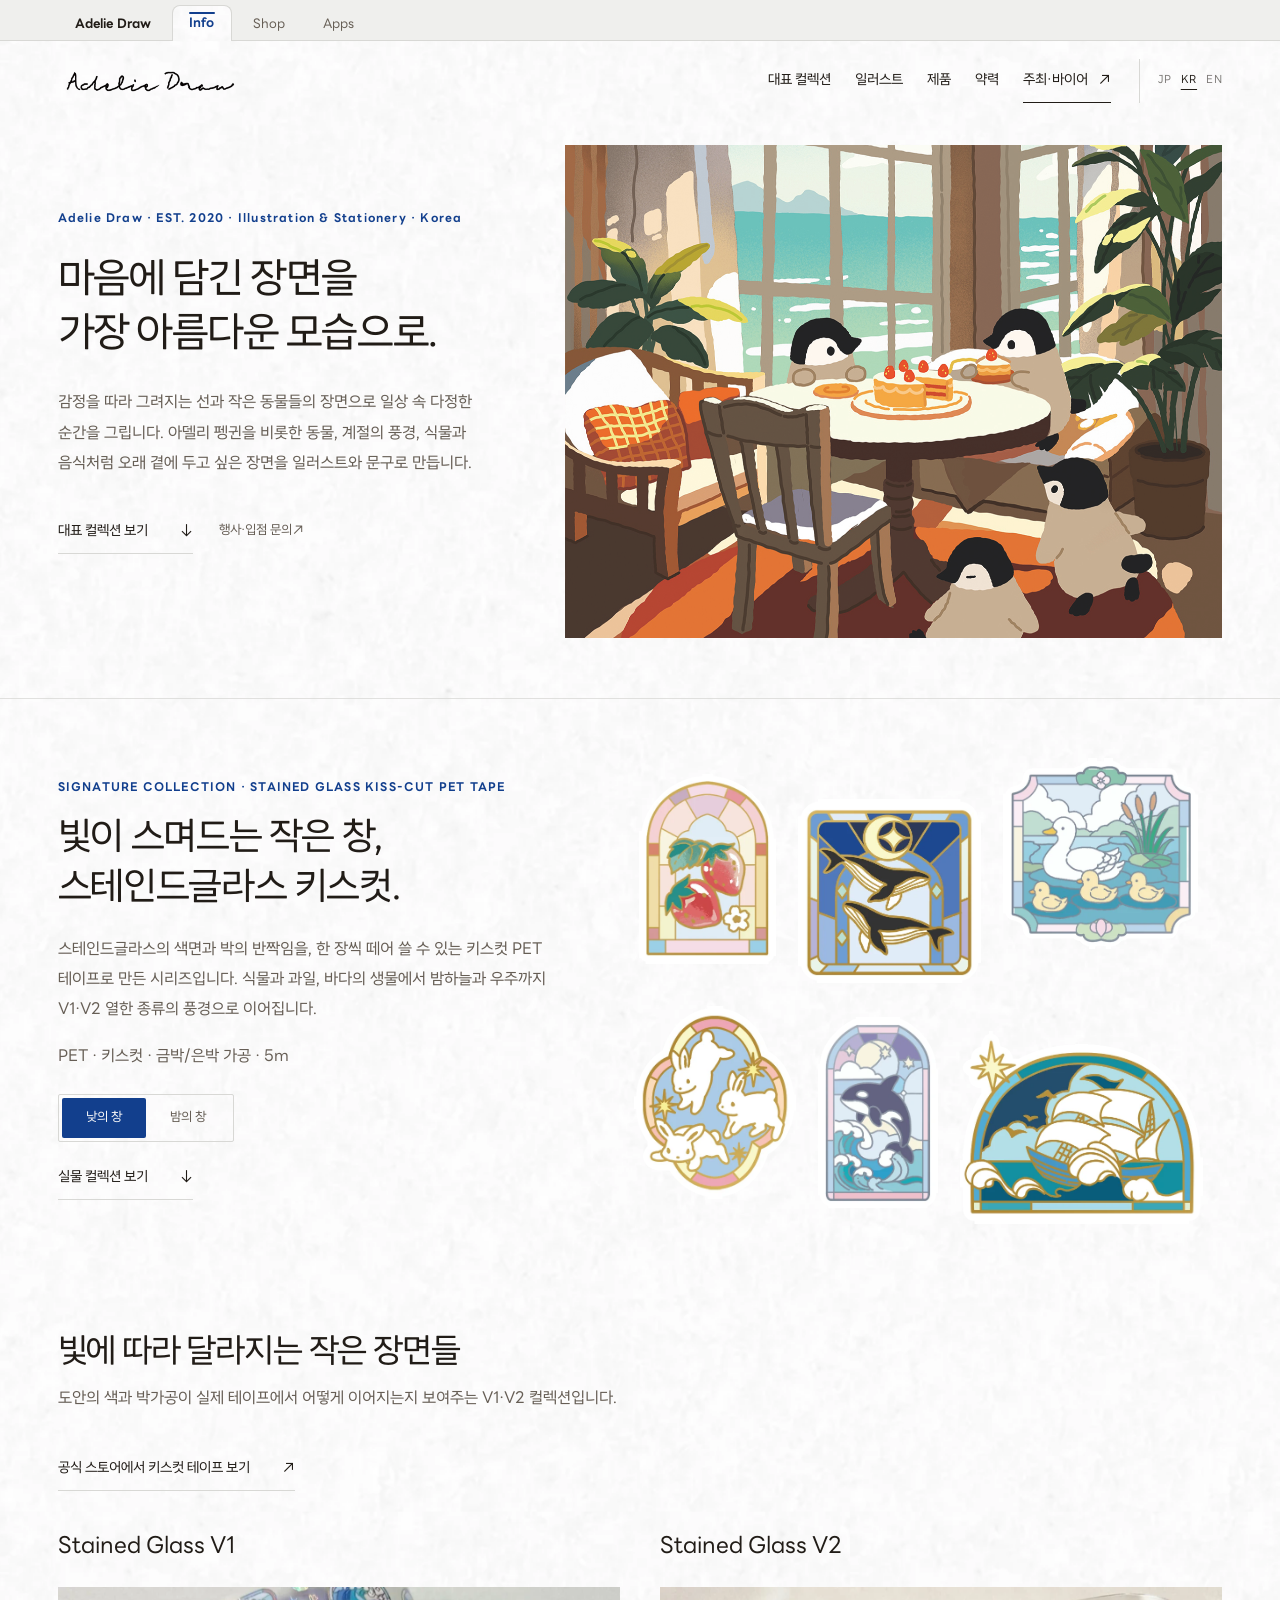
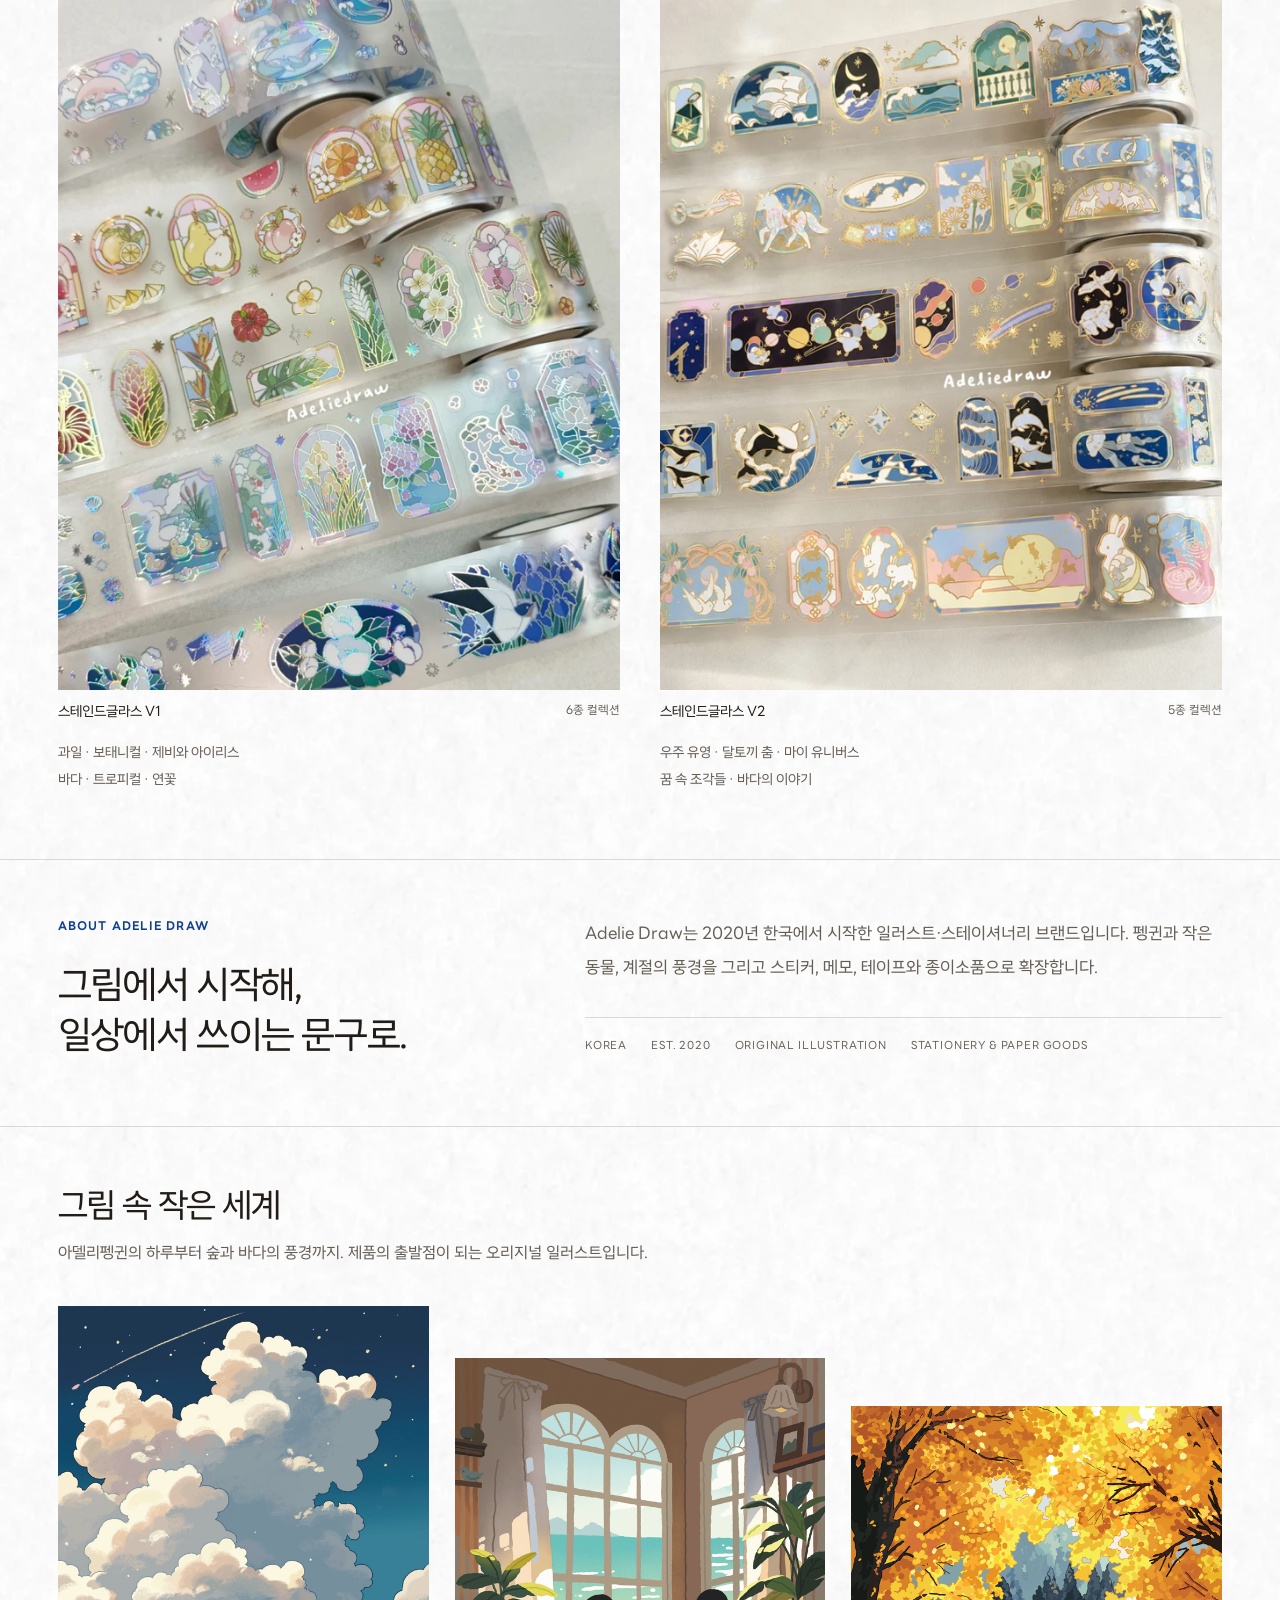
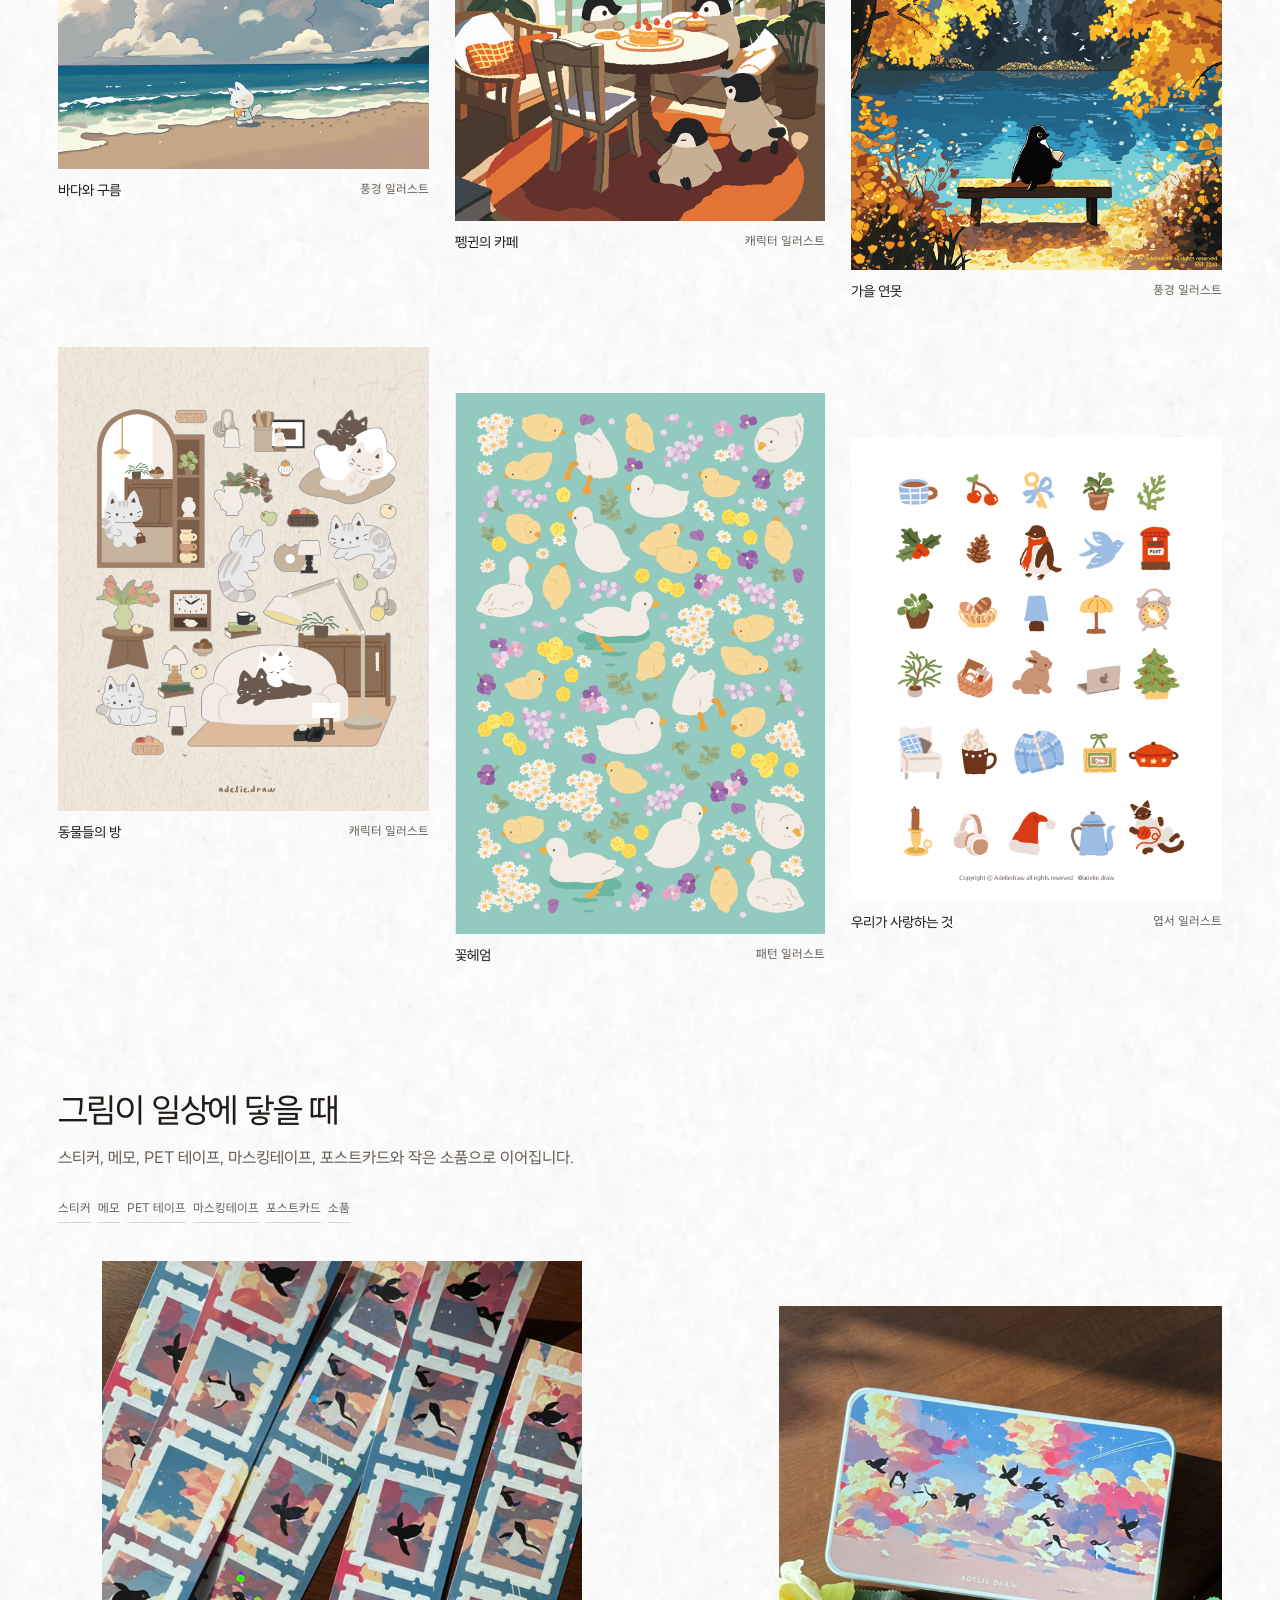
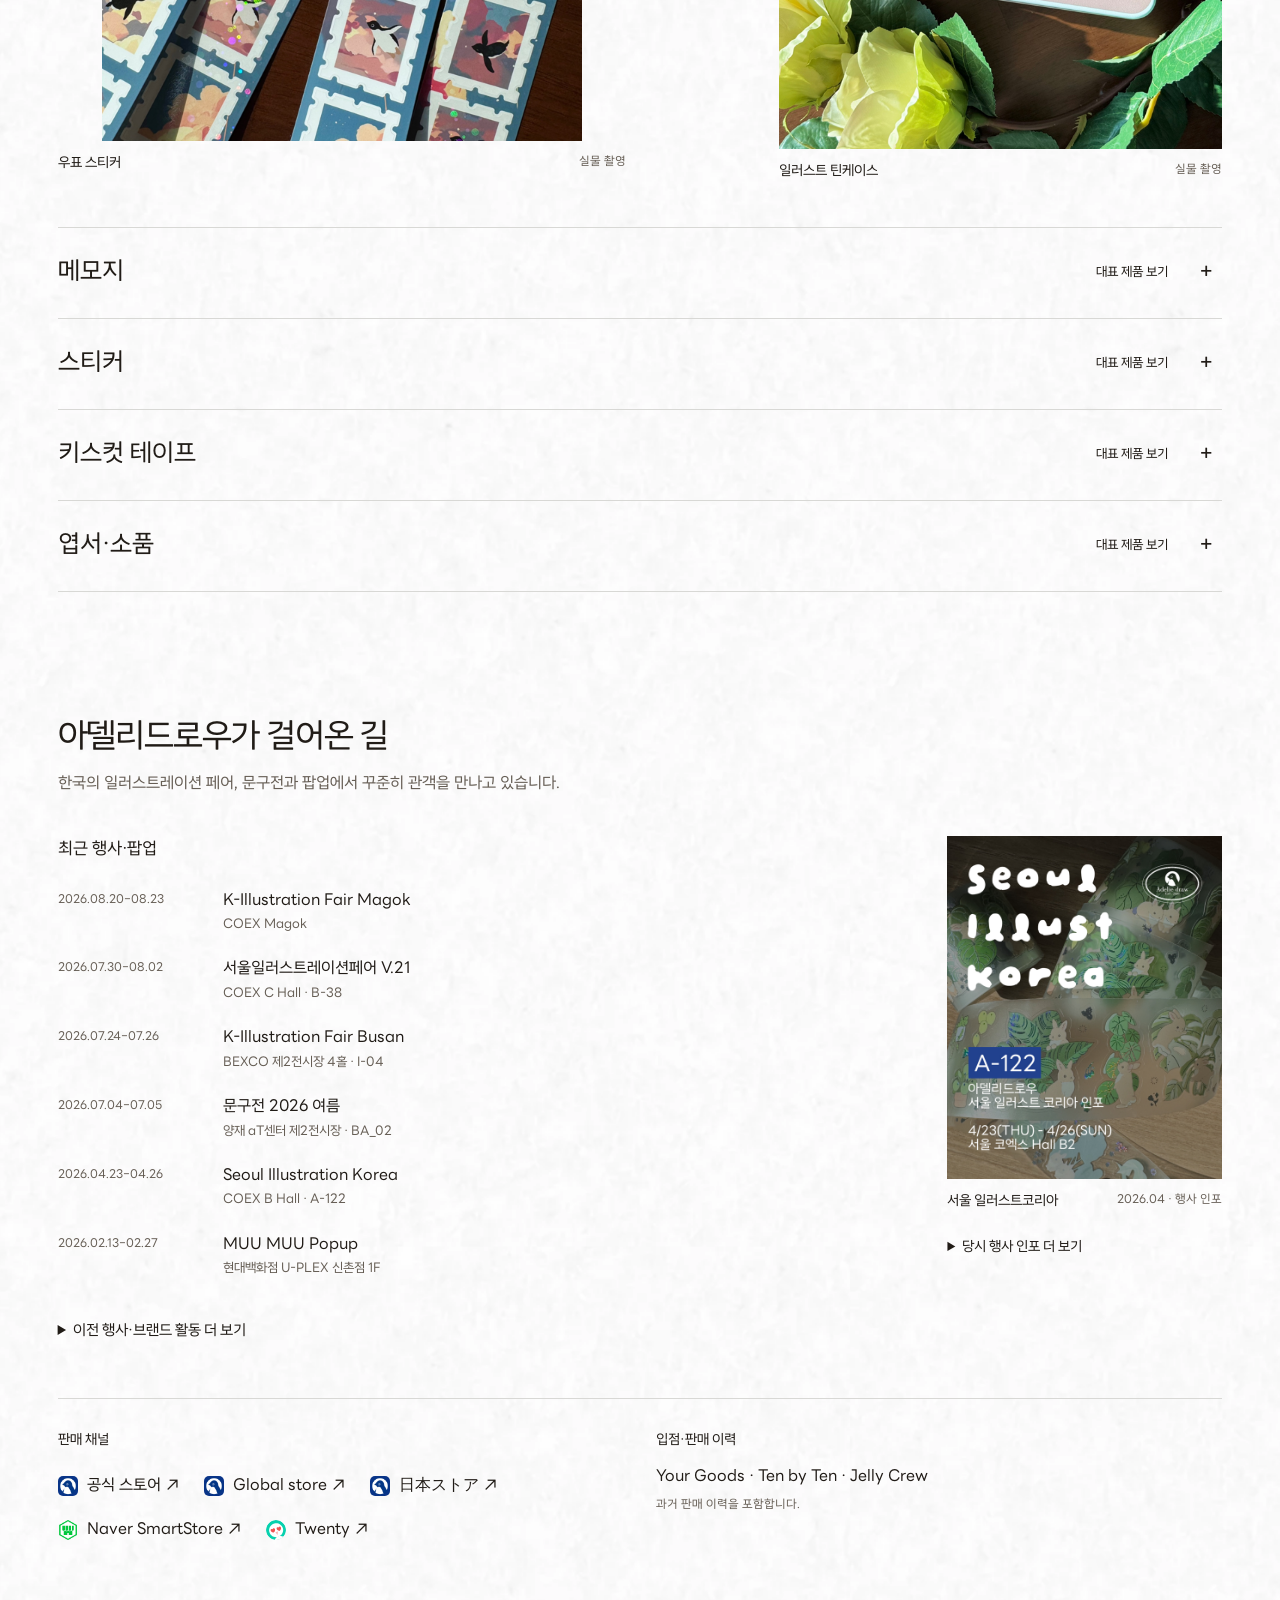
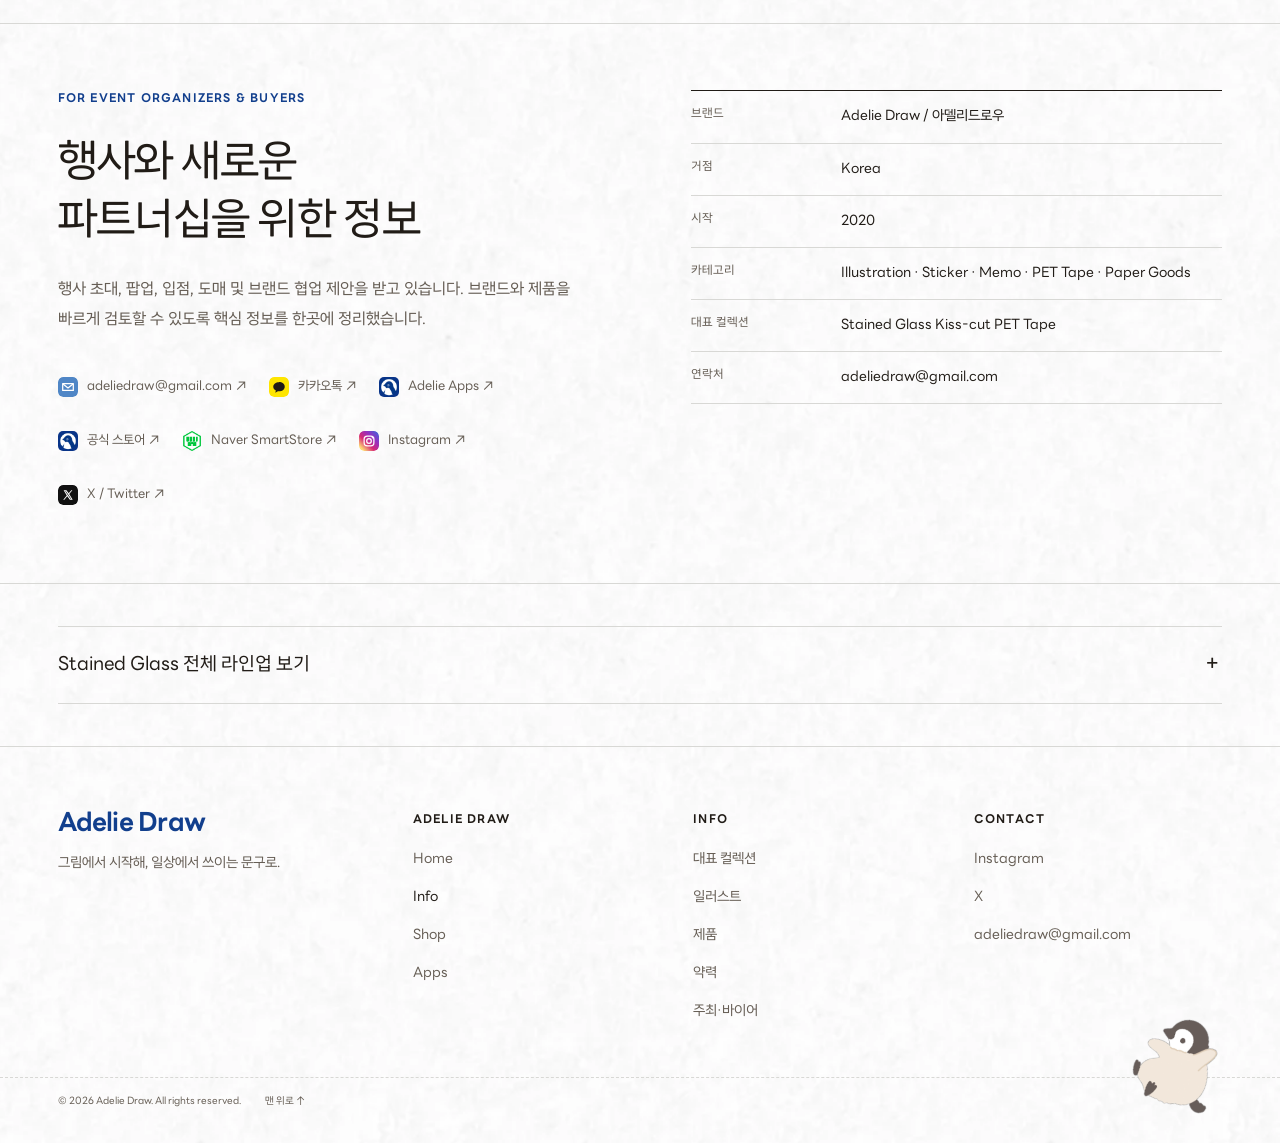
<file: public/index.html>
<!doctype html>
<html lang="ko"><head><meta charset="utf-8"><meta name="viewport" content="width=device-width, initial-scale=1">
<title>아델리드로우 | Illustration &amp; Stationery Portfolio</title>
<meta name="description" content="펭귄과 작은 동물들, 계절의 풍경을 그리는 한국의 일러스트·문구 브랜드 아델리드로우. 대표 컬렉션과 제품, 행사 이력을 소개합니다.">
<meta name="theme-color" content="#faf9f6">
<link rel="canonical" href="https://info.adeliedraw.com/">
<link rel="alternate" hreflang="ja" href="https://info.adeliedraw.com/ja/">
<link rel="alternate" hreflang="ko" href="https://info.adeliedraw.com/">
<link rel="alternate" hreflang="en" href="https://info.adeliedraw.com/en/">
<link rel="alternate" hreflang="x-default" href="https://info.adeliedraw.com/">
<meta property="og:site_name" content="Adelie Draw"><meta property="og:title" content="아델리드로우 | Illustration &amp; Stationery"><meta property="og:description" content="오리지널 일러스트에서 시작한 문구와 대표 컬렉션, 행사 이력을 소개합니다."><meta property="og:url" content="https://info.adeliedraw.com/"><meta property="og:image" content="https://info.adeliedraw.com/assets/share-1200-c5800b6f.jpg"><meta property="og:image:width" content="1200"><meta property="og:image:height" content="630"><meta property="og:type" content="website"><meta property="og:locale" content="ko_KR">
<meta name="twitter:card" content="summary_large_image"><meta name="twitter:title" content="아델리드로우 | Illustration &amp; Stationery"><meta name="twitter:description" content="오리지널 일러스트에서 시작한 문구와 대표 컬렉션, 행사 이력을 소개합니다."><meta name="twitter:image" content="https://info.adeliedraw.com/assets/share-1200-c5800b6f.jpg">
<link rel="icon" href="assets/logo-640-71a188d0.webp" type="image/webp"><link rel="sitemap" type="application/xml" href="https://info.adeliedraw.com/sitemap.xml"><link rel="preload" href="brand/fonts/LINESeedKR-Rg.woff2" as="font" type="font/woff2" crossorigin><link rel="stylesheet" href="brand/adelie-web.css"><link rel="stylesheet" href="styles.css"><script src="brand/adelie-web.js" defer></script><script src="app.js" defer></script><script src="light.js" defer></script>
<script type="application/ld+json">{"@context": "https://schema.org", "@type": "Organization", "name": "Adelie Draw", "alternateName": "アデリードロー", "url": "https://info.adeliedraw.com/", "email": "mailto:adeliedraw@gmail.com", "foundingDate": "2020", "sameAs": ["https://www.instagram.com/adelie.draw/", "https://x.com/canvaswitch_", "https://smartstore.naver.com/adeliedraw", "https://twenty.style/profile/canvaswitch", "https://shop.adeliedraw.com/", "https://en.adeliedraw.com/", "https://jp.adeliedraw.com/"]}</script></head>
<body><a class="skip" href="#main">본문으로 건너뛰기</a><nav class="ad-brandbar" aria-label="Adelie Draw"><div class="ad-brandbar__inner"><ul class="ad-brandbar__list"><li><a class="ad-brandbar__tab ad-brandbar__home" href="https://adeliedraw.com/">Adelie Draw</a></li><li><a class="ad-brandbar__tab" href="https://info.adeliedraw.com/" aria-current="page">Info</a></li><li><a class="ad-brandbar__tab" href="https://shop.adeliedraw.com/">Shop</a></li><li><a class="ad-brandbar__tab" href="https://app.adeliedraw.com/">Apps</a></li></ul></div></nav>
<header class="header"><a class="brand" href="#top" aria-label="아델리드로우 처음으로"><img src="assets/logo-960-53f19fd9.webp" srcset="assets/logo-640-71a188d0.webp 640w, assets/logo-960-53f19fd9.webp 960w" sizes="(max-width: 639px) 92vw, (max-width: 1023px) 45vw, 32vw" width="960" height="192" alt="Adelie Draw" loading="lazy" decoding="async"></a><button class="menu-toggle" type="button" aria-expanded="false" aria-controls="navigation">메뉴 <span aria-hidden="true">＋</span></button><nav id="navigation" aria-label="Main"><a href="#signature">대표 컬렉션</a><a href="#works">일러스트</a><a href="#products">제품</a><a href="#exhibitions">약력</a><a href="#organizers">주최·바이어 <span aria-hidden="true">↗</span></a><div class="lang-switch" aria-label="Language"><a href="ja/" lang="ja" hreflang="ja">JP</a><a href="./" lang="ko" hreflang="ko" aria-current="page">KR</a><a href="en/" lang="en" hreflang="en">EN</a></div></nav></header>
<main id="main">
<section class="hero wrap" id="top" aria-labelledby="brand-title"><div class="hero-copy"><p class="eyebrow">Adelie Draw · EST. 2020 · Illustration & Stationery · Korea</p><h1 id="brand-title"><span>마음에 담긴 장면을</span> <span>가장 아름다운 모습으로.</span></h1><p class="intro">감정을 따라 그려지는 선과 작은 동물들의 장면으로 일상 속 다정한 순간을 그립니다. 아델리 펭귄을 비롯한 동물, 계절의 풍경, 식물과 음식처럼 오래 곁에 두고 싶은 장면을 일러스트와 문구로 만듭니다.</p><div class="hero-actions"><a class="text-link" href="#signature">대표 컬렉션 보기 <span aria-hidden="true">↓</span></a><a class="quiet-link" href="#organizers">행사·입점 문의 <span aria-hidden="true">↗</span></a></div></div><figure class="hero-art"><img src="assets/hero-1299-640f50bb.webp" srcset="assets/hero-640-02fce27b.webp 640w, assets/hero-1299-640f50bb.webp 1299w" sizes="(max-width: 767px) 92vw, 58vw" width="1299" height="974" alt="햇살이 드는 카페에서 케이크를 나누는 아델리펭귄들" fetchpriority="high" decoding="async"></figure></section>
<section class="glass-hero wrap" id="signature" aria-labelledby="signature-title"><div class="glass-intro"><p class="eyebrow">SIGNATURE COLLECTION · STAINED GLASS KISS-CUT PET TAPE</p><h2 id="signature-title"><span>빛이 스며드는 작은 창,</span> <span>스테인드글라스 키스컷.</span></h2><p>스테인드글라스의 색면과 박의 반짝임을, 한 장씩 떼어 쓸 수 있는 키스컷 PET 테이프로 만든 시리즈입니다. 식물과 과일, 바다의 생물에서 밤하늘과 우주까지 V1·V2 열한 종류의 풍경으로 이어집니다.</p><p class="glass-spec">PET · 키스컷 · 금박/은박 가공 · 5m</p><a class="text-link" href="#collections">실물 컬렉션 보기 <span aria-hidden="true">↓</span></a></div><div class="glass-cluster" aria-label="Signature pieces"><a class="piece" style="--w:310;--h:433" href="assets/kisscut/kc_0014-01-50399f9a.webp" data-lightbox data-caption="과일 · Stained Glass V1 · 01/13" data-theme="light" data-width="310" aria-label="과일 · Stained Glass V1 · 01/13 크게 보기"><img src="assets/kisscut/kc_0014-01-50399f9a.webp" width="310" height="433" alt="과일" loading="lazy" decoding="async"></a><a class="piece" style="--w:417;--h:417" href="assets/kisscut/kc_0023-01-8949f271.webp" data-lightbox data-caption="우주 유영 · Stained Glass V2 · 01/11" data-theme="dark" data-width="417" aria-label="우주 유영 · Stained Glass V2 · 01/11 크게 보기"><img src="assets/kisscut/kc_0023-01-8949f271.webp" width="417" height="417" alt="우주 유영" loading="lazy" decoding="async"></a><a class="piece" style="--w:443;--h:434" href="assets/kisscut/kc_0016-08-ddae94f2.webp" data-lightbox data-caption="연꽃 · Stained Glass V1 · 08/16" data-theme="light" data-width="443" aria-label="연꽃 · Stained Glass V1 · 08/16 크게 보기"><img src="assets/kisscut/kc_0016-08-ddae94f2.webp" width="443" height="434" alt="연꽃" loading="lazy" decoding="async"></a><a class="piece" style="--w:370;--h:438" href="assets/kisscut/kc_0024-03-611378e8.webp" data-lightbox data-caption="달토끼 춤 · Stained Glass V2 · 03/6" data-theme="dark" data-width="370" aria-label="달토끼 춤 · Stained Glass V2 · 03/6 크게 보기"><img src="assets/kisscut/kc_0024-03-611378e8.webp" width="370" height="438" alt="달토끼 춤" loading="lazy" decoding="async"></a><a class="piece" style="--w:271;--h:434" href="assets/kisscut/kc_0015-02-289e00f9.webp" data-lightbox data-caption="바다 · Stained Glass V1 · 02/19" data-theme="light" data-width="271" aria-label="바다 · Stained Glass V1 · 02/19 크게 보기"><img src="assets/kisscut/kc_0015-02-289e00f9.webp" width="271" height="434" alt="바다" loading="lazy" decoding="async"></a><a class="piece" style="--w:554;--h:439" href="assets/kisscut/kc_0020-02-09dc17ef.webp" data-lightbox data-caption="바다의 이야기 · Stained Glass V2 · 02/9" data-theme="dark" data-width="554" aria-label="바다의 이야기 · Stained Glass V2 · 02/9 크게 보기"><img src="assets/kisscut/kc_0020-02-09dc17ef.webp" width="554" height="439" alt="바다의 이야기" loading="lazy" decoding="async"></a></div></section>
<section class="section wrap kisscut-materials" id="collections" aria-labelledby="collection-title"><div class="section-heading"><h2 id="collection-title">빛에 따라 달라지는 작은 장면들</h2><p>도안의 색과 박가공이 실제 테이프에서 어떻게 이어지는지 보여주는 V1·V2 컬렉션입니다.</p><a class="text-link" href="https://shop.adeliedraw.com/?category=kisscut#adelie-products" target="_blank" rel="noopener noreferrer">공식 스토어에서 키스컷 테이프 보기 <span aria-hidden="true">↗</span></a></div><div class="collection-pair"><article id="collection-v1"><h3>Stained Glass V1</h3><figure class=""><a class="image-link" href="assets/collection-v1-800-272611c9.webp" data-lightbox aria-label="스테인드글라스 V1 크게 보기"><img src="assets/collection-v1-800-272611c9.webp" srcset="assets/collection-v1-640-94d15cc2.webp 640w, assets/collection-v1-800-272611c9.webp 800w" sizes="(max-width: 639px) 92vw, (max-width: 1023px) 45vw, 32vw" width="800" height="1000" alt="스테인드글라스 V1" loading="lazy" decoding="async"></a><figcaption><span>스테인드글라스 V1</span><span class="caption-detail">6종 컬렉션</span></figcaption></figure><p>과일 · 보태니컬 · 제비와 아이리스<br>바다 · 트로피컬 · 연꽃</p></article><article id="collection-v2"><h3>Stained Glass V2</h3><figure class=""><a class="image-link" href="assets/collection-800-b5604fee.webp" data-lightbox aria-label="스테인드글라스 V2 크게 보기"><img src="assets/collection-800-b5604fee.webp" srcset="assets/collection-640-39f688e8.webp 640w, assets/collection-800-b5604fee.webp 800w" sizes="(max-width: 639px) 92vw, (max-width: 1023px) 45vw, 32vw" width="800" height="1000" alt="스테인드글라스 V2" loading="lazy" decoding="async"></a><figcaption><span>스테인드글라스 V2</span><span class="caption-detail">5종 컬렉션</span></figcaption></figure><p>우주 유영 · 달토끼 춤 · 마이 유니버스<br>꿈 속 조각들 · 바다의 이야기</p></article></div></section>
<section class="about-section wrap" id="about" aria-labelledby="about-title"><div><p class="eyebrow">ABOUT ADELIE DRAW</p><h2 id="about-title">그림에서 시작해, 일상에서 쓰이는 문구로.</h2></div><div><p class="about-copy">Adelie Draw는 2020년 한국에서 시작한 일러스트·스테이셔너리 브랜드입니다. 펭귄과 작은 동물, 계절의 풍경을 그리고 스티커, 메모, 테이프와 종이소품으로 확장합니다.</p><ul class="fact-list"><li>KOREA</li><li>EST. 2020</li><li>ORIGINAL ILLUSTRATION</li><li>STATIONERY &amp; PAPER GOODS</li></ul></div></section>
<section class="section wrap" id="works" aria-labelledby="works-title"><div class="section-heading"><h2 id="works-title">그림 속 작은 세계</h2><p>아델리펭귄의 하루부터 숲과 바다의 풍경까지. 제품의 출발점이 되는 오리지널 일러스트입니다.</p></div><div class="works-gallery"><figure class=""><a class="image-link" href="assets/sea-1280-791c4300.webp" data-lightbox aria-label="바다와 구름 크게 보기"><img src="assets/sea-1280-791c4300.webp" srcset="assets/sea-640-3817a66d.webp 640w, assets/sea-1280-791c4300.webp 1280w" sizes="(max-width: 639px) 92vw, (max-width: 1023px) 45vw, 32vw" width="1280" height="1600" alt="바다와 구름" loading="lazy" decoding="async"></a><figcaption><span>바다와 구름</span><span class="caption-detail">풍경 일러스트</span></figcaption></figure><figure class=""><a class="image-link" href="assets/cafe-1280-3fc779c8.webp" data-lightbox aria-label="펭귄의 카페 크게 보기"><img src="assets/cafe-1280-3fc779c8.webp" srcset="assets/cafe-640-34a299a8.webp 640w, assets/cafe-1280-3fc779c8.webp 1280w" sizes="(max-width: 639px) 92vw, (max-width: 1023px) 45vw, 32vw" width="1280" height="1600" alt="펭귄의 카페" loading="lazy" decoding="async"></a><figcaption><span>펭귄의 카페</span><span class="caption-detail">캐릭터 일러스트</span></figcaption></figure><figure class=""><a class="image-link" href="assets/autumn-1080-d01e65e3.webp" data-lightbox aria-label="가을 연못 크게 보기"><img src="assets/autumn-1080-d01e65e3.webp" srcset="assets/autumn-640-cf03b8c3.webp 640w, assets/autumn-1080-d01e65e3.webp 1080w" sizes="(max-width: 639px) 92vw, (max-width: 1023px) 45vw, 32vw" width="1080" height="1351" alt="가을 연못" loading="lazy" decoding="async"></a><figcaption><span>가을 연못</span><span class="caption-detail">풍경 일러스트</span></figcaption></figure><figure class=""><a class="image-link" href="assets/room-1080-7adec6e8.webp" data-lightbox aria-label="동물들의 방 크게 보기"><img src="assets/room-1080-7adec6e8.webp" srcset="assets/room-640-fdd5f24f.webp 640w, assets/room-1080-7adec6e8.webp 1080w" sizes="(max-width: 639px) 92vw, (max-width: 1023px) 45vw, 32vw" width="1080" height="1350" alt="동물들의 방" loading="lazy" decoding="async"></a><figcaption><span>동물들의 방</span><span class="caption-detail">캐릭터 일러스트</span></figcaption></figure><figure class=""><a class="image-link" href="assets/flowers-1096-9d5a98dd.webp" data-lightbox aria-label="꽃헤엄 크게 보기"><img src="assets/flowers-1096-9d5a98dd.webp" srcset="assets/flowers-640-51db934f.webp 640w, assets/flowers-1096-9d5a98dd.webp 1096w" sizes="(max-width: 639px) 92vw, (max-width: 1023px) 45vw, 32vw" width="1096" height="1600" alt="꽃헤엄" loading="lazy" decoding="async"></a><figcaption><span>꽃헤엄</span><span class="caption-detail">패턴 일러스트</span></figcaption></figure><figure class=""><a class="image-link" href="assets/love-1080-1a9fa79d.webp" data-lightbox aria-label="우리가 사랑하는 것 크게 보기"><img src="assets/love-1080-1a9fa79d.webp" srcset="assets/love-640-9f982eb0.webp 640w, assets/love-1080-1a9fa79d.webp 1080w" sizes="(max-width: 639px) 92vw, (max-width: 1023px) 45vw, 32vw" width="1080" height="1350" alt="우리가 사랑하는 것" loading="lazy" decoding="async"></a><figcaption><span>우리가 사랑하는 것</span><span class="caption-detail">엽서 일러스트</span></figcaption></figure></div></section>
<section class="section wrap" id="products" aria-labelledby="products-title"><div class="section-heading"><h2 id="products-title">그림이 일상에 닿을 때</h2><p>스티커, 메모, PET 테이프, 마스킹테이프, 포스트카드와 작은 소품으로 이어집니다.</p><ul class="range-list"><li>스티커</li><li>메모</li><li>PET 테이프</li><li>마스킹테이프</li><li>포스트카드</li><li>소품</li></ul></div><div class="product-materials"><figure class=""><a class="image-link" href="assets/stamps-1440-635d942e.webp" data-lightbox aria-label="우표 스티커 크게 보기"><img src="assets/stamps-1440-635d942e.webp" srcset="assets/stamps-640-3da2fb29.webp 640w, assets/stamps-1440-635d942e.webp 1440w" sizes="(max-width: 639px) 92vw, (max-width: 1023px) 45vw, 32vw" width="1440" height="1440" alt="우표 스티커" loading="lazy" decoding="async"></a><figcaption><span>우표 스티커</span><span class="caption-detail">실물 촬영</span></figcaption></figure><figure class=""><a class="image-link" href="assets/tin-1440-765bccea.webp" data-lightbox aria-label="일러스트 틴케이스 크게 보기"><img src="assets/tin-1440-765bccea.webp" srcset="assets/tin-640-a2135627.webp 640w, assets/tin-1440-765bccea.webp 1440w" sizes="(max-width: 639px) 92vw, (max-width: 1023px) 45vw, 32vw" width="1440" height="1440" alt="일러스트 틴케이스" loading="lazy" decoding="async"></a><figcaption><span>일러스트 틴케이스</span><span class="caption-detail">실물 촬영</span></figcaption></figure></div><div class="product-categories"><details class="product-category"><summary><span>메모지</span><span class="disclosure-action"><span class="when-closed">대표 제품 보기</span><span class="when-open">접기</span><b aria-hidden="true">＋</b></span></summary><p class="category-note">일러스트를 일상적인 기록에 곁들이는 비점착 메모.</p><div class="category-gallery"><figure class=""><a class="image-link" href="assets/memo-moon-800-cedb248d.webp" data-lightbox aria-label="보름달 메모지 크게 보기"><img src="assets/memo-moon-800-cedb248d.webp" srcset="assets/memo-moon-640-ffd9173c.webp 640w, assets/memo-moon-800-cedb248d.webp 800w" sizes="(max-width: 639px) 92vw, (max-width: 1023px) 45vw, 32vw" width="800" height="800" alt="보름달 메모지" loading="lazy" decoding="async"></a><figcaption><span>보름달 메모지</span><span class="caption-detail"></span></figcaption></figure><figure class=""><a class="image-link" href="assets/memo-stars-800-ea6e0d11.webp" data-lightbox aria-label="별 유영 메모지 크게 보기"><img src="assets/memo-stars-800-ea6e0d11.webp" srcset="assets/memo-stars-640-e6df4a5d.webp 640w, assets/memo-stars-800-ea6e0d11.webp 800w" sizes="(max-width: 639px) 92vw, (max-width: 1023px) 45vw, 32vw" width="800" height="800" alt="별 유영 메모지" loading="lazy" decoding="async"></a><figcaption><span>별 유영 메모지</span><span class="caption-detail"></span></figcaption></figure><figure class=""><a class="image-link" href="assets/memo-sea-800-0f0daaac.webp" data-lightbox aria-label="바닷속 메모지 크게 보기"><img src="assets/memo-sea-800-0f0daaac.webp" srcset="assets/memo-sea-640-738ee2f0.webp 640w, assets/memo-sea-800-0f0daaac.webp 800w" sizes="(max-width: 639px) 92vw, (max-width: 1023px) 45vw, 32vw" width="800" height="800" alt="바닷속 메모지" loading="lazy" decoding="async"></a><figcaption><span>바닷속 메모지</span><span class="caption-detail"></span></figcaption></figure><figure class=""><a class="image-link" href="assets/memo-fresh-800-49707b42.webp" data-lightbox aria-label="상큼 메모지 크게 보기"><img src="assets/memo-fresh-800-49707b42.webp" srcset="assets/memo-fresh-640-338b9ffe.webp 640w, assets/memo-fresh-800-49707b42.webp 800w" sizes="(max-width: 639px) 92vw, (max-width: 1023px) 45vw, 32vw" width="800" height="800" alt="상큼 메모지" loading="lazy" decoding="async"></a><figcaption><span>상큼 메모지</span><span class="caption-detail"></span></figcaption></figure><figure class=""><a class="image-link" href="assets/memo-meal-800-a7d973a0.webp" data-lightbox aria-label="식사를 합시다 메모지 크게 보기"><img src="assets/memo-meal-800-a7d973a0.webp" srcset="assets/memo-meal-640-bb187ceb.webp 640w, assets/memo-meal-800-a7d973a0.webp 800w" sizes="(max-width: 639px) 92vw, (max-width: 1023px) 45vw, 32vw" width="800" height="800" alt="식사를 합시다 메모지" loading="lazy" decoding="async"></a><figcaption><span>식사를 합시다 메모지</span><span class="caption-detail"></span></figcaption></figure><figure class=""><a class="image-link" href="assets/memo-fox-800-aecdca46.webp" data-lightbox aria-label="식빵 여우 메모지 크게 보기"><img src="assets/memo-fox-800-aecdca46.webp" srcset="assets/memo-fox-640-c78a7fd1.webp 640w, assets/memo-fox-800-aecdca46.webp 800w" sizes="(max-width: 639px) 92vw, (max-width: 1023px) 45vw, 32vw" width="800" height="800" alt="식빵 여우 메모지" loading="lazy" decoding="async"></a><figcaption><span>식빵 여우 메모지</span><span class="caption-detail"></span></figcaption></figure><figure class=""><a class="image-link" href="assets/memo-green-800-8b0ca7d6.webp" data-lightbox aria-label="그리너리 메모지 크게 보기"><img src="assets/memo-green-800-8b0ca7d6.webp" srcset="assets/memo-green-640-65ed843d.webp 640w, assets/memo-green-800-8b0ca7d6.webp 800w" sizes="(max-width: 639px) 92vw, (max-width: 1023px) 45vw, 32vw" width="800" height="800" alt="그리너리 메모지" loading="lazy" decoding="async"></a><figcaption><span>그리너리 메모지</span><span class="caption-detail"></span></figcaption></figure></div><a class="text-link category-shop" href="https://shop.adeliedraw.com/?category=paper#adelie-products" target="_blank" rel="noopener noreferrer">공식 스토어에서 보기 <span aria-hidden="true">↗</span></a></details><details class="product-category"><summary><span>스티커</span><span class="disclosure-action"><span class="when-closed">대표 제품 보기</span><span class="when-open">접기</span><b aria-hidden="true">＋</b></span></summary><p class="category-note">동물과 계절의 장면을 한 장씩 골라 쓰는 씰 스티커.</p><div class="category-gallery"><figure class=""><a class="image-link" href="assets/sticker-cats-800-e72f70cf.webp" data-lightbox aria-label="고양이 후르츠 스티커 크게 보기"><img src="assets/sticker-cats-800-e72f70cf.webp" srcset="assets/sticker-cats-640-f8b04c42.webp 640w, assets/sticker-cats-800-e72f70cf.webp 800w" sizes="(max-width: 639px) 92vw, (max-width: 1023px) 45vw, 32vw" width="800" height="800" alt="고양이 후르츠 스티커" loading="lazy" decoding="async"></a><figcaption><span>고양이 후르츠 스티커</span><span class="caption-detail"></span></figcaption></figure><figure class=""><a class="image-link" href="assets/sticker-clover-800-06065306.webp" data-lightbox aria-label="클로버와 토끼 스티커 크게 보기"><img src="assets/sticker-clover-800-06065306.webp" srcset="assets/sticker-clover-640-0fa36b8d.webp 640w, assets/sticker-clover-800-06065306.webp 800w" sizes="(max-width: 639px) 92vw, (max-width: 1023px) 45vw, 32vw" width="800" height="800" alt="클로버와 토끼 스티커" loading="lazy" decoding="async"></a><figcaption><span>클로버와 토끼 스티커</span><span class="caption-detail"></span></figcaption></figure><figure class=""><a class="image-link" href="assets/sticker-cafe-800-50d658ea.webp" data-lightbox aria-label="바다가 보이는 카페 씰스티커 크게 보기"><img src="assets/sticker-cafe-800-50d658ea.webp" srcset="assets/sticker-cafe-640-c1c77302.webp 640w, assets/sticker-cafe-800-50d658ea.webp 800w" sizes="(max-width: 639px) 92vw, (max-width: 1023px) 45vw, 32vw" width="800" height="800" alt="바다가 보이는 카페 씰스티커" loading="lazy" decoding="async"></a><figcaption><span>바다가 보이는 카페 씰스티커</span><span class="caption-detail"></span></figcaption></figure><figure class=""><a class="image-link" href="assets/sticker-lemon-800-dbd578d8.webp" data-lightbox aria-label="레몬 파운드 케이크 씰스티커 크게 보기"><img src="assets/sticker-lemon-800-dbd578d8.webp" srcset="assets/sticker-lemon-640-284d84cc.webp 640w, assets/sticker-lemon-800-dbd578d8.webp 800w" sizes="(max-width: 639px) 92vw, (max-width: 1023px) 45vw, 32vw" width="800" height="800" alt="레몬 파운드 케이크 씰스티커" loading="lazy" decoding="async"></a><figcaption><span>레몬 파운드 케이크 씰스티커</span><span class="caption-detail"></span></figcaption></figure><figure class=""><a class="image-link" href="assets/sticker-knitting-800-f86774f1.webp" data-lightbox aria-label="뜨개질 시간 씰스티커 크게 보기"><img src="assets/sticker-knitting-800-f86774f1.webp" srcset="assets/sticker-knitting-640-57866787.webp 640w, assets/sticker-knitting-800-f86774f1.webp 800w" sizes="(max-width: 639px) 92vw, (max-width: 1023px) 45vw, 32vw" width="800" height="800" alt="뜨개질 시간 씰스티커" loading="lazy" decoding="async"></a><figcaption><span>뜨개질 시간 씰스티커</span><span class="caption-detail"></span></figcaption></figure><figure class=""><a class="image-link" href="assets/sticker-snow-800-5f1f4e13.webp" data-lightbox aria-label="눈송이 요정들의 춤 씰스티커 크게 보기"><img src="assets/sticker-snow-800-5f1f4e13.webp" srcset="assets/sticker-snow-640-9c8e818e.webp 640w, assets/sticker-snow-800-5f1f4e13.webp 800w" sizes="(max-width: 639px) 92vw, (max-width: 1023px) 45vw, 32vw" width="800" height="800" alt="눈송이 요정들의 춤 씰스티커" loading="lazy" decoding="async"></a><figcaption><span>눈송이 요정들의 춤 씰스티커</span><span class="caption-detail"></span></figcaption></figure></div><a class="text-link category-shop" href="https://shop.adeliedraw.com/?category=sticker#adelie-products" target="_blank" rel="noopener noreferrer">공식 스토어에서 보기 <span aria-hidden="true">↗</span></a></details><details class="product-category"><summary><span>키스컷 테이프</span><span class="disclosure-action"><span class="when-closed">대표 제품 보기</span><span class="when-open">접기</span><b aria-hidden="true">＋</b></span></summary><p class="category-note">투명 PET와 칼선을 활용한 장식 테이프.</p><h3 class="category-subtitle">Stained Glass V1</h3><div class="category-gallery"><figure class=""><a class="image-link" href="assets/v1-fruit-800-79fd3c45.webp" data-lightbox aria-label="과일 크게 보기"><img src="assets/v1-fruit-800-79fd3c45.webp" srcset="assets/v1-fruit-640-2c729d69.webp 640w, assets/v1-fruit-800-79fd3c45.webp 800w" sizes="(max-width: 639px) 92vw, (max-width: 1023px) 45vw, 32vw" width="800" height="1000" alt="과일" loading="lazy" decoding="async"></a><figcaption><span>과일</span><span class="caption-detail"></span></figcaption></figure><figure class=""><a class="image-link" href="assets/v1-botanical-800-26d731a0.webp" data-lightbox aria-label="보태니컬 크게 보기"><img src="assets/v1-botanical-800-26d731a0.webp" srcset="assets/v1-botanical-640-408aabff.webp 640w, assets/v1-botanical-800-26d731a0.webp 800w" sizes="(max-width: 639px) 92vw, (max-width: 1023px) 45vw, 32vw" width="800" height="1000" alt="보태니컬" loading="lazy" decoding="async"></a><figcaption><span>보태니컬</span><span class="caption-detail"></span></figcaption></figure><figure class=""><a class="image-link" href="assets/v1-swallow-800-2420fae1.webp" data-lightbox aria-label="제비와 아이리스 크게 보기"><img src="assets/v1-swallow-800-2420fae1.webp" srcset="assets/v1-swallow-640-a74fc9b2.webp 640w, assets/v1-swallow-800-2420fae1.webp 800w" sizes="(max-width: 639px) 92vw, (max-width: 1023px) 45vw, 32vw" width="800" height="1000" alt="제비와 아이리스" loading="lazy" decoding="async"></a><figcaption><span>제비와 아이리스</span><span class="caption-detail"></span></figcaption></figure><figure class=""><a class="image-link" href="assets/v1-ocean-800-bdc6717d.webp" data-lightbox aria-label="바다 크게 보기"><img src="assets/v1-ocean-800-bdc6717d.webp" srcset="assets/v1-ocean-640-6042cc73.webp 640w, assets/v1-ocean-800-bdc6717d.webp 800w" sizes="(max-width: 639px) 92vw, (max-width: 1023px) 45vw, 32vw" width="800" height="1000" alt="바다" loading="lazy" decoding="async"></a><figcaption><span>바다</span><span class="caption-detail"></span></figcaption></figure><figure class=""><a class="image-link" href="assets/v1-tropical-800-708687dc.webp" data-lightbox aria-label="트로피컬 크게 보기"><img src="assets/v1-tropical-800-708687dc.webp" srcset="assets/v1-tropical-640-08b9d568.webp 640w, assets/v1-tropical-800-708687dc.webp 800w" sizes="(max-width: 639px) 92vw, (max-width: 1023px) 45vw, 32vw" width="800" height="1000" alt="트로피컬" loading="lazy" decoding="async"></a><figcaption><span>트로피컬</span><span class="caption-detail"></span></figcaption></figure><figure class=""><a class="image-link" href="assets/v1-lotus-800-9aa3824a.webp" data-lightbox aria-label="연꽃 크게 보기"><img src="assets/v1-lotus-800-9aa3824a.webp" srcset="assets/v1-lotus-640-5aeea92c.webp 640w, assets/v1-lotus-800-9aa3824a.webp 800w" sizes="(max-width: 639px) 92vw, (max-width: 1023px) 45vw, 32vw" width="800" height="1000" alt="연꽃" loading="lazy" decoding="async"></a><figcaption><span>연꽃</span><span class="caption-detail"></span></figcaption></figure></div><h3 class="category-subtitle">Stained Glass V2</h3><div class="category-gallery"><figure class=""><a class="image-link" href="assets/space-800-9f8307cb.webp" data-lightbox aria-label="우주 유영 크게 보기"><img src="assets/space-800-9f8307cb.webp" srcset="assets/space-640-46b7bf92.webp 640w, assets/space-800-9f8307cb.webp 800w" sizes="(max-width: 639px) 92vw, (max-width: 1023px) 45vw, 32vw" width="800" height="1000" alt="우주 유영" loading="lazy" decoding="async"></a><figcaption><span>우주 유영</span><span class="caption-detail"></span></figcaption></figure><figure class=""><a class="image-link" href="assets/moon-rabbit-800-cd17cbb2.webp" data-lightbox aria-label="달토끼 춤 크게 보기"><img src="assets/moon-rabbit-800-cd17cbb2.webp" srcset="assets/moon-rabbit-640-47fb8232.webp 640w, assets/moon-rabbit-800-cd17cbb2.webp 800w" sizes="(max-width: 639px) 92vw, (max-width: 1023px) 45vw, 32vw" width="800" height="1000" alt="달토끼 춤" loading="lazy" decoding="async"></a><figcaption><span>달토끼 춤</span><span class="caption-detail"></span></figcaption></figure><figure class=""><a class="image-link" href="assets/universe-800-45fd562a.webp" data-lightbox aria-label="마이 유니버스 크게 보기"><img src="assets/universe-800-45fd562a.webp" srcset="assets/universe-640-9dec75f6.webp 640w, assets/universe-800-45fd562a.webp 800w" sizes="(max-width: 639px) 92vw, (max-width: 1023px) 45vw, 32vw" width="800" height="1000" alt="마이 유니버스" loading="lazy" decoding="async"></a><figcaption><span>마이 유니버스</span><span class="caption-detail"></span></figcaption></figure><figure class=""><a class="image-link" href="assets/dream-800-aadb3776.webp" data-lightbox aria-label="꿈 속 조각들 크게 보기"><img src="assets/dream-800-aadb3776.webp" srcset="assets/dream-640-0755044b.webp 640w, assets/dream-800-aadb3776.webp 800w" sizes="(max-width: 639px) 92vw, (max-width: 1023px) 45vw, 32vw" width="800" height="1000" alt="꿈 속 조각들" loading="lazy" decoding="async"></a><figcaption><span>꿈 속 조각들</span><span class="caption-detail"></span></figcaption></figure><figure class=""><a class="image-link" href="assets/ocean-story-800-e5f500ab.webp" data-lightbox aria-label="바다의 이야기 크게 보기"><img src="assets/ocean-story-800-e5f500ab.webp" srcset="assets/ocean-story-640-fe69aedd.webp 640w, assets/ocean-story-800-e5f500ab.webp 800w" sizes="(max-width: 639px) 92vw, (max-width: 1023px) 45vw, 32vw" width="800" height="1000" alt="바다의 이야기" loading="lazy" decoding="async"></a><figcaption><span>바다의 이야기</span><span class="caption-detail"></span></figcaption></figure></div><h3 class="category-subtitle">동물과 일상의 장면</h3><div class="category-gallery"><figure class=""><a class="image-link" href="assets/tape-penguins-800-c73a4ffc.webp" data-lightbox aria-label="펭귄 친구들 키스컷 테이프 크게 보기"><img src="assets/tape-penguins-800-c73a4ffc.webp" srcset="assets/tape-penguins-640-052e4b10.webp 640w, assets/tape-penguins-800-c73a4ffc.webp 800w" sizes="(max-width: 639px) 92vw, (max-width: 1023px) 45vw, 32vw" width="800" height="800" alt="펭귄 친구들 키스컷 테이프" loading="lazy" decoding="async"></a><figcaption><span>펭귄 친구들 키스컷 테이프</span><span class="caption-detail"></span></figcaption></figure><figure class=""><a class="image-link" href="assets/tape-bread-800-06819e72.webp" data-lightbox aria-label="브레드 타임 키스컷 테이프 크게 보기"><img src="assets/tape-bread-800-06819e72.webp" srcset="assets/tape-bread-640-6800c2b5.webp 640w, assets/tape-bread-800-06819e72.webp 800w" sizes="(max-width: 639px) 92vw, (max-width: 1023px) 45vw, 32vw" width="800" height="800" alt="브레드 타임 키스컷 테이프" loading="lazy" decoding="async"></a><figcaption><span>브레드 타임 키스컷 테이프</span><span class="caption-detail"></span></figcaption></figure><figure class=""><a class="image-link" href="assets/tape-duck-800-518b7928.webp" data-lightbox aria-label="나팔꽃 오리 키스컷 테이프 크게 보기"><img src="assets/tape-duck-800-518b7928.webp" srcset="assets/tape-duck-640-d7f1ee0a.webp 640w, assets/tape-duck-800-518b7928.webp 800w" sizes="(max-width: 639px) 92vw, (max-width: 1023px) 45vw, 32vw" width="800" height="800" alt="나팔꽃 오리 키스컷 테이프" loading="lazy" decoding="async"></a><figcaption><span>나팔꽃 오리 키스컷 테이프</span><span class="caption-detail"></span></figcaption></figure></div><a class="text-link category-shop" href="https://shop.adeliedraw.com/?category=kisscut#adelie-products" target="_blank" rel="noopener noreferrer">공식 스토어에서 보기 <span aria-hidden="true">↗</span></a></details><details class="product-category"><summary><span>엽서·소품</span><span class="disclosure-action"><span class="when-closed">대표 제품 보기</span><span class="when-open">접기</span><b aria-hidden="true">＋</b></span></summary><p class="category-note">그림을 손에 쥘 수 있는 포스트카드와 작은 소품.</p><div class="category-gallery"><figure class=""><a class="image-link" href="assets/postcard-love-800-bc3b7e4d.webp" data-lightbox aria-label="우리가 사랑하는 것 엽서 크게 보기"><img src="assets/postcard-love-800-bc3b7e4d.webp" srcset="assets/postcard-love-640-13438082.webp 640w, assets/postcard-love-800-bc3b7e4d.webp 800w" sizes="(max-width: 639px) 92vw, (max-width: 1023px) 45vw, 32vw" width="800" height="800" alt="우리가 사랑하는 것 엽서" loading="lazy" decoding="async"></a><figcaption><span>우리가 사랑하는 것 엽서</span><span class="caption-detail"></span></figcaption></figure><figure class=""><a class="image-link" href="assets/tin-1440-765bccea.webp" data-lightbox aria-label="일러스트 틴케이스 크게 보기"><img src="assets/tin-1440-765bccea.webp" srcset="assets/tin-640-a2135627.webp 640w, assets/tin-1440-765bccea.webp 1440w" sizes="(max-width: 639px) 92vw, (max-width: 1023px) 45vw, 32vw" width="1440" height="1440" alt="일러스트 틴케이스" loading="lazy" decoding="async"></a><figcaption><span>일러스트 틴케이스</span><span class="caption-detail"></span></figcaption></figure><figure class=""><a class="image-link" href="assets/round-1440-6835cb6f.webp" data-lightbox aria-label="작은 소품 크게 보기"><img src="assets/round-1440-6835cb6f.webp" srcset="assets/round-640-d61e017c.webp 640w, assets/round-1440-6835cb6f.webp 1440w" sizes="(max-width: 639px) 92vw, (max-width: 1023px) 45vw, 32vw" width="1440" height="1440" alt="작은 소품" loading="lazy" decoding="async"></a><figcaption><span>작은 소품</span><span class="caption-detail"></span></figcaption></figure></div><a class="text-link category-shop" href="https://shop.adeliedraw.com/?category=all#adelie-products" target="_blank" rel="noopener noreferrer">공식 스토어에서 보기 <span aria-hidden="true">↗</span></a></details></div></section>
<section class="section wrap exhibitions" id="exhibitions" aria-labelledby="events-title"><div class="section-heading"><h2 id="events-title">아델리드로우가 걸어온 길</h2><p>한국의 일러스트레이션 페어, 문구전과 팝업에서 꾸준히 관객을 만나고 있습니다.</p></div><div class="event-layout"><div><h3 class="history-heading">최근 행사·팝업</h3><ol class="event-list"><li><span class="event-date">2026.08.20–08.23</span><span>K-Illustration Fair Magok</span><span class="event-place">COEX Magok</span></li><li><span class="event-date">2026.07.30–08.02</span><span>서울일러스트레이션페어 V.21</span><span class="event-place">COEX C Hall · B-38</span></li><li><span class="event-date">2026.07.24–07.26</span><span>K-Illustration Fair Busan</span><span class="event-place">BEXCO 제2전시장 4홀 · I-04</span></li><li><span class="event-date">2026.07.04–07.05</span><span>문구전 2026 여름</span><span class="event-place">양재 aT센터 제2전시장 · BA_02</span></li><li><span class="event-date">2026.04.23–04.26</span><span>Seoul Illustration Korea</span><span class="event-place">COEX B Hall · A-122</span></li><li><span class="event-date">2026.02.13–02.27</span><span>MUU MUU Popup</span><span class="event-place">현대백화점 U-PLEX 신촌점 1F</span></li></ol><details class="history-details"><summary>이전 행사·브랜드 활동 더 보기</summary><h3 class="history-heading">이전 행사</h3><ol class="event-list"><li><span class="event-date">2025.12.25–12.28</span><span>서울일러스트레이션페어</span><span class="event-place">COEX C Hall · D35</span></li><li><span class="event-date">2023.08</span><span>모닝글로리 일러스트 페어</span><span class="event-place">서울 마포 모닝글로리 빌딩</span></li><li><span class="event-date">2022.12.22–12.25</span><span>서울일러스트레이션페어</span><span class="event-place">COEX · G30</span></li></ol><h3 class="history-heading">브랜드·협업·제품 활동</h3><ol class="event-list activity-list"><li><span class="event-date">2026.09</span><div><h4>스테인드글라스 키스컷 V2 공개</h4><p>우주 유영 · 달토끼 춤 · 마이 유니버스 · 꿈 속 조각들 · 바다의 이야기, 5종을 온라인 마켓에서 선보였습니다.</p><a class="history-source" href="https://twenty.style/m/canvaswitch/SkSJc16" target="_blank" rel="noopener noreferrer">기록 보기 ↗</a></div></li><li><span class="event-date">2023.08</span><div><h4>하반기 온라인 마켓</h4><p>8월 15–20일, 신작 스티커를 포함한 온라인 마켓을 공지했습니다.</p></div></li><li><span class="event-date">2023.07</span><div><h4>서일페 판매 제품 온라인 미니마켓</h4><p>7월 13–16일, 서일페에서 판매한 신작과 기존 제품을 온라인으로 소개했습니다.</p></div></li><li><span class="event-date">2023.06</span><div><h4>몽몽스베쮸 × 아델리드로우</h4><p>6월 5일 오픈하는 콜라보 마켓을 공지했습니다.</p></div></li><li><span class="event-date">2023.03</span><div><h4>봄 문구 온라인 전개</h4><p>스마트스토어 봄 신상품 입고와 트웬티 3월 마켓을 통해 동물·꽃 소재의 스티커와 메모지를 소개했습니다.</p></div></li><li><span class="event-date">2022.02</span><div><h4>젤리크루 판매 이력</h4><p>북극여우 씰스티커 판매 및 구매 후기가 남아 있습니다.</p><a class="history-source" href="https://jellycrew.cafe24.com/article/review/4/76560/" target="_blank" rel="noopener noreferrer">기록 보기 ↗</a></div></li><li><span class="event-date">2020</span><div><h4>아델리드로우 시작</h4><p>아델리펭귄과 동물, 계절의 풍경을 문구로 옮기는 일러스트 브랜드.</p></div></li></ol></details></div><div class="event-archive"><figure class=""><a class="image-link" href="assets/event-cover-1080-634f0aa9.webp" data-lightbox aria-label="서울 일러스트코리아 크게 보기"><img src="assets/event-cover-1080-634f0aa9.webp" srcset="assets/event-cover-640-fd67e6a9.webp 640w, assets/event-cover-1080-634f0aa9.webp 1080w" sizes="(max-width: 639px) 92vw, (max-width: 1023px) 45vw, 32vw" width="1080" height="1350" alt="서울 일러스트코리아" loading="lazy" decoding="async"></a><figcaption><span>서울 일러스트코리아</span><span class="caption-detail">2026.04 · 행사 인포</span></figcaption></figure><details><summary>당시 행사 인포 더 보기</summary><div class="event-more"><figure class=""><a class="image-link" href="assets/event-stickers-1080-a33dadfe.webp" data-lightbox aria-label="스티커 라인업 크게 보기"><img src="assets/event-stickers-1080-a33dadfe.webp" srcset="assets/event-stickers-640-e7e2124e.webp 640w, assets/event-stickers-1080-a33dadfe.webp 1080w" sizes="(max-width: 639px) 92vw, (max-width: 1023px) 45vw, 32vw" width="1080" height="1350" alt="스티커 라인업" loading="lazy" decoding="async"></a><figcaption><span>스티커 라인업</span><span class="caption-detail">2026.04 행사 자료</span></figcaption></figure><figure class=""><a class="image-link" href="assets/event-paper-1080-79a194af.webp" data-lightbox aria-label="엽서와 소품 크게 보기"><img src="assets/event-paper-1080-79a194af.webp" srcset="assets/event-paper-640-d6657f07.webp 640w, assets/event-paper-1080-79a194af.webp 1080w" sizes="(max-width: 639px) 92vw, (max-width: 1023px) 45vw, 32vw" width="1080" height="1350" alt="엽서와 소품" loading="lazy" decoding="async"></a><figcaption><span>엽서와 소품</span><span class="caption-detail">2026.04 행사 자료</span></figcaption></figure></div></details></div></div><div class="channels" id="stockists"><div><h3>판매 채널</h3><a href="https://shop.adeliedraw.com/" target="_blank" rel="noopener noreferrer">공식 스토어 ↗</a><a href="https://en.adeliedraw.com/" target="_blank" rel="noopener noreferrer" lang="en">Global store ↗</a><a href="https://jp.adeliedraw.com/" target="_blank" rel="noopener noreferrer" lang="ja">日本ストア ↗</a><a href="https://smartstore.naver.com/adeliedraw" target="_blank" rel="noopener noreferrer">Naver SmartStore ↗</a><a href="https://twenty.style/profile/canvaswitch" target="_blank" rel="noopener noreferrer">Twenty ↗</a></div><div><h3>입점·판매 이력</h3><p>Your Goods · Ten by Ten · Jelly Crew</p><span class="note">과거 판매 이력을 포함합니다.</span></div></div></section>
<section class="organizer wrap" id="organizers" aria-labelledby="organizer-title"><div class="organizer-copy"><p class="eyebrow">FOR EVENT ORGANIZERS & BUYERS</p><h2 id="organizer-title">행사와 새로운 파트너십을 위한 정보</h2><p>행사 초대, 팝업, 입점, 도매 및 브랜드 협업 제안을 받고 있습니다. 브랜드와 제품을 빠르게 검토할 수 있도록 핵심 정보를 한곳에 정리했습니다.</p><div class="organizer-actions"><a class="quiet-link" href="mailto:adeliedraw@gmail.com">adeliedraw@gmail.com ↗</a><a class="quiet-link" href="https://open.kakao.com/o/sC38OMbd" target="_blank" rel="noopener noreferrer">카카오톡 ↗</a><a class="quiet-link" href="https://app.adeliedraw.com/" target="_blank" rel="noopener noreferrer">Adelie Apps ↗</a><a class="quiet-link" href="https://shop.adeliedraw.com/" target="_blank" rel="noopener noreferrer">공식 스토어 ↗</a><a class="quiet-link" href="https://smartstore.naver.com/adeliedraw" target="_blank" rel="noopener noreferrer">Naver SmartStore ↗</a><a class="quiet-link" href="https://www.instagram.com/adelie.draw/" target="_blank" rel="noopener noreferrer">Instagram ↗</a><a class="quiet-link" href="https://x.com/canvaswitch_" target="_blank" rel="noopener noreferrer">X / Twitter ↗</a></div></div><dl class="organizer-facts"><div><dt>브랜드</dt><dd>Adelie Draw / 아델리드로우</dd></div><div><dt>거점</dt><dd>Korea</dd></div><div><dt>시작</dt><dd>2020</dd></div><div><dt>카테고리</dt><dd>Illustration · Sticker · Memo · PET Tape · Paper Goods</dd></div><div><dt>대표 컬렉션</dt><dd>Stained Glass Kiss-cut PET Tape</dd></div><div><dt>연락처</dt><dd>adeliedraw@gmail.com</dd></div></dl></section>
<section class="archive wrap" id="archive"><details class="archive-details"><summary><span>Stained Glass 전체 라인업 보기</span><span aria-hidden="true">＋</span></summary><p class="archive-note">V1 6종과 V2 5종의 대표 조각을 자세히 볼 수 있습니다.</p><section class="glass-window glass-v1" id="series-v1" aria-labelledby="v1-title"><div class="wrap"><div class="glass-head"><p class="eyebrow">첫 번째 버전 · Stained Glass V1</p><h2 id="v1-title">낮의 창</h2><p class="glass-lead">과일과 바다, 연꽃과 트로피컬, 제비와 아이리스, 보태니컬. 햇빛 아래의 장면을 여섯 개의 창에 담았습니다.</p></div><div class="works"><article class="work"><div class="work-pieces"><a class="piece" style="--w:310;--h:433" href="assets/kisscut/kc_0014-01-50399f9a.webp" data-lightbox data-caption="과일 · Stained Glass V1 · 01/13" data-theme="light" data-width="310" aria-label="과일 · Stained Glass V1 · 01/13 크게 보기"><img src="assets/kisscut/kc_0014-01-50399f9a.webp" width="310" height="433" alt="과일" loading="lazy" decoding="async"></a><a class="piece" style="--w:287;--h:431" href="assets/kisscut/kc_0014-09-021bf2a0.webp" data-lightbox data-caption="과일 · Stained Glass V1 · 09/13" data-theme="light" data-width="287" aria-label="과일 · Stained Glass V1 · 09/13 크게 보기"><img src="assets/kisscut/kc_0014-09-021bf2a0.webp" width="287" height="431" alt="과일" loading="lazy" decoding="async"></a><a class="piece" style="--w:334;--h:430" href="assets/kisscut/kc_0014-11-56caccda.webp" data-lightbox data-caption="과일 · Stained Glass V1 · 11/13" data-theme="light" data-width="334" aria-label="과일 · Stained Glass V1 · 11/13 크게 보기"><img src="assets/kisscut/kc_0014-11-56caccda.webp" width="334" height="430" alt="과일" loading="lazy" decoding="async"></a></div><h3>과일</h3><p>창틀 안에서 익어가는 여름 과일</p></article><article class="work"><div class="work-pieces"><a class="piece" style="--w:271;--h:434" href="assets/kisscut/kc_0015-02-289e00f9.webp" data-lightbox data-caption="바다 · Stained Glass V1 · 02/19" data-theme="light" data-width="271" aria-label="바다 · Stained Glass V1 · 02/19 크게 보기"><img src="assets/kisscut/kc_0015-02-289e00f9.webp" width="271" height="434" alt="바다" loading="lazy" decoding="async"></a><a class="piece" style="--w:339;--h:330" href="assets/kisscut/kc_0015-05-2c74c262.webp" data-lightbox data-caption="바다 · Stained Glass V1 · 05/19" data-theme="light" data-width="339" aria-label="바다 · Stained Glass V1 · 05/19 크게 보기"><img src="assets/kisscut/kc_0015-05-2c74c262.webp" width="339" height="330" alt="바다" loading="lazy" decoding="async"></a><a class="piece" style="--w:285;--h:290" href="assets/kisscut/kc_0015-16-d7dd3a4d.webp" data-lightbox data-caption="바다 · Stained Glass V1 · 16/19" data-theme="light" data-width="285" aria-label="바다 · Stained Glass V1 · 16/19 크게 보기"><img src="assets/kisscut/kc_0015-16-d7dd3a4d.webp" width="285" height="290" alt="바다" loading="lazy" decoding="async"></a></div><h3>바다</h3><p>범고래와 바다거북, 부서지는 파도</p></article><article class="work"><div class="work-pieces"><a class="piece" style="--w:276;--h:436" href="assets/kisscut/kc_0016-01-1fa758cc.webp" data-lightbox data-caption="연꽃 · Stained Glass V1 · 01/16" data-theme="light" data-width="276" aria-label="연꽃 · Stained Glass V1 · 01/16 크게 보기"><img src="assets/kisscut/kc_0016-01-1fa758cc.webp" width="276" height="436" alt="연꽃" loading="lazy" decoding="async"></a><a class="piece" style="--w:443;--h:434" href="assets/kisscut/kc_0016-08-ddae94f2.webp" data-lightbox data-caption="연꽃 · Stained Glass V1 · 08/16" data-theme="light" data-width="443" aria-label="연꽃 · Stained Glass V1 · 08/16 크게 보기"><img src="assets/kisscut/kc_0016-08-ddae94f2.webp" width="443" height="434" alt="연꽃" loading="lazy" decoding="async"></a><a class="piece" style="--w:284;--h:317" href="assets/kisscut/kc_0016-13-b31a1357.webp" data-lightbox data-caption="연꽃 · Stained Glass V1 · 13/16" data-theme="light" data-width="284" aria-label="연꽃 · Stained Glass V1 · 13/16 크게 보기"><img src="assets/kisscut/kc_0016-13-b31a1357.webp" width="284" height="317" alt="연꽃" loading="lazy" decoding="async"></a></div><h3>연꽃</h3><p>연못 위의 연꽃, 오리 가족과 비단잉어</p></article><article class="work"><div class="work-pieces"><a class="piece" style="--w:279;--h:433" href="assets/kisscut/kc_0017-01-9a5a2761.webp" data-lightbox data-caption="트로피컬 · Stained Glass V1 · 01/16" data-theme="light" data-width="279" aria-label="트로피컬 · Stained Glass V1 · 01/16 크게 보기"><img src="assets/kisscut/kc_0017-01-9a5a2761.webp" width="279" height="433" alt="트로피컬" loading="lazy" decoding="async"></a><a class="piece" style="--w:264;--h:433" href="assets/kisscut/kc_0017-03-6ba9de5d.webp" data-lightbox data-caption="트로피컬 · Stained Glass V1 · 03/16" data-theme="light" data-width="264" aria-label="트로피컬 · Stained Glass V1 · 03/16 크게 보기"><img src="assets/kisscut/kc_0017-03-6ba9de5d.webp" width="264" height="433" alt="트로피컬" loading="lazy" decoding="async"></a><a class="piece" style="--w:283;--h:338" href="assets/kisscut/kc_0017-11-ce801803.webp" data-lightbox data-caption="트로피컬 · Stained Glass V1 · 11/16" data-theme="light" data-width="283" aria-label="트로피컬 · Stained Glass V1 · 11/16 크게 보기"><img src="assets/kisscut/kc_0017-11-ce801803.webp" width="283" height="338" alt="트로피컬" loading="lazy" decoding="async"></a></div><h3>트로피컬</h3><p>히비스커스와 극락조화, 야자잎</p></article><article class="work"><div class="work-pieces"><a class="piece" style="--w:312;--h:293" href="assets/kisscut/kc_0018-02-4c1d57bf.webp" data-lightbox data-caption="제비와 아이리스 · Stained Glass V1 · 02/8" data-theme="light" data-width="312" aria-label="제비와 아이리스 · Stained Glass V1 · 02/8 크게 보기"><img src="assets/kisscut/kc_0018-02-4c1d57bf.webp" width="312" height="293" alt="제비와 아이리스" loading="lazy" decoding="async"></a><a class="piece" style="--w:530;--h:318" href="assets/kisscut/kc_0018-06-b0c9c9f0.webp" data-lightbox data-caption="제비와 아이리스 · Stained Glass V1 · 06/8" data-theme="light" data-width="530" aria-label="제비와 아이리스 · Stained Glass V1 · 06/8 크게 보기"><img src="assets/kisscut/kc_0018-06-b0c9c9f0.webp" width="530" height="318" alt="제비와 아이리스" loading="lazy" decoding="async"></a><a class="piece" style="--w:309;--h:312" href="assets/kisscut/kc_0018-08-126d2611.webp" data-lightbox data-caption="제비와 아이리스 · Stained Glass V1 · 08/8" data-theme="light" data-width="309" aria-label="제비와 아이리스 · Stained Glass V1 · 08/8 크게 보기"><img src="assets/kisscut/kc_0018-08-126d2611.webp" width="309" height="312" alt="제비와 아이리스" loading="lazy" decoding="async"></a></div><h3>제비와 아이리스</h3><p>아이리스 사이를 나는 제비와 흰 꽃</p></article><article class="work"><div class="work-pieces"><a class="piece" style="--w:315;--h:437" href="assets/kisscut/kc_0019-02-9e3119fe.webp" data-lightbox data-caption="보태니컬 · Stained Glass V1 · 02/11" data-theme="light" data-width="315" aria-label="보태니컬 · Stained Glass V1 · 02/11 크게 보기"><img src="assets/kisscut/kc_0019-02-9e3119fe.webp" width="315" height="437" alt="보태니컬" loading="lazy" decoding="async"></a><a class="piece" style="--w:246;--h:438" href="assets/kisscut/kc_0019-06-dce5941b.webp" data-lightbox data-caption="보태니컬 · Stained Glass V1 · 06/11" data-theme="light" data-width="246" aria-label="보태니컬 · Stained Glass V1 · 06/11 크게 보기"><img src="assets/kisscut/kc_0019-06-dce5941b.webp" width="246" height="438" alt="보태니컬" loading="lazy" decoding="async"></a><a class="piece" style="--w:280;--h:439" href="assets/kisscut/kc_0019-11-af9c29ba.webp" data-lightbox data-caption="보태니컬 · Stained Glass V1 · 11/11" data-theme="light" data-width="280" aria-label="보태니컬 · Stained Glass V1 · 11/11 크게 보기"><img src="assets/kisscut/kc_0019-11-af9c29ba.webp" width="280" height="439" alt="보태니컬" loading="lazy" decoding="async"></a></div><h3>보태니컬</h3><p>작약과 등나무, 은방울꽃 사이의 작은 새</p></article></div><div class="glass-foot"><p class="glass-status">조각을 누르면 크게 볼 수 있어요.</p><a class="text-link" href="#collection-v1">Stained Glass V1 실물 테이프 보기 <span aria-hidden="true">↑</span></a></div></div></section><section class="glass-window glass-v2" id="series-v2" aria-labelledby="v2-title"><div class="wrap"><div class="glass-head"><p class="eyebrow">두 번째 버전 · Stained Glass V2</p><h2 id="v2-title">밤의 창</h2><p class="glass-lead">바다의 이야기, 꿈 속 조각들, 마이 유니버스, 우주 유영, 달토끼 춤. 밤바다에서 우주까지 이어지는 다섯 개의 창입니다.</p></div><div class="works"><article class="work"><div class="work-pieces"><a class="piece" style="--w:554;--h:439" href="assets/kisscut/kc_0020-02-09dc17ef.webp" data-lightbox data-caption="바다의 이야기 · Stained Glass V2 · 02/9" data-theme="dark" data-width="554" aria-label="바다의 이야기 · Stained Glass V2 · 02/9 크게 보기"><img src="assets/kisscut/kc_0020-02-09dc17ef.webp" width="554" height="439" alt="바다의 이야기" loading="lazy" decoding="async"></a><a class="piece" style="--w:356;--h:439" href="assets/kisscut/kc_0020-06-a4e4c7ae.webp" data-lightbox data-caption="바다의 이야기 · Stained Glass V2 · 06/9" data-theme="dark" data-width="356" aria-label="바다의 이야기 · Stained Glass V2 · 06/9 크게 보기"><img src="assets/kisscut/kc_0020-06-a4e4c7ae.webp" width="356" height="439" alt="바다의 이야기" loading="lazy" decoding="async"></a><a class="piece" style="--w:331;--h:439" href="assets/kisscut/kc_0020-03-79cfa67b.webp" data-lightbox data-caption="바다의 이야기 · Stained Glass V2 · 03/9" data-theme="dark" data-width="331" aria-label="바다의 이야기 · Stained Glass V2 · 03/9 크게 보기"><img src="assets/kisscut/kc_0020-03-79cfa67b.webp" width="331" height="439" alt="바다의 이야기" loading="lazy" decoding="async"></a></div><h3>바다의 이야기</h3><p>밤바다의 범선, 등대와 달</p></article><article class="work"><div class="work-pieces"><a class="piece" style="--w:441;--h:410" href="assets/kisscut/kc_0021-03-f2b33054.webp" data-lightbox data-caption="꿈 속 조각들 · Stained Glass V2 · 03/10" data-theme="dark" data-width="441" aria-label="꿈 속 조각들 · Stained Glass V2 · 03/10 크게 보기"><img src="assets/kisscut/kc_0021-03-f2b33054.webp" width="441" height="410" alt="꿈 속 조각들" loading="lazy" decoding="async"></a><a class="piece" style="--w:354;--h:437" href="assets/kisscut/kc_0021-06-ff43df4a.webp" data-lightbox data-caption="꿈 속 조각들 · Stained Glass V2 · 06/10" data-theme="dark" data-width="354" aria-label="꿈 속 조각들 · Stained Glass V2 · 06/10 크게 보기"><img src="assets/kisscut/kc_0021-06-ff43df4a.webp" width="354" height="437" alt="꿈 속 조각들" loading="lazy" decoding="async"></a><a class="piece" style="--w:380;--h:253" href="assets/kisscut/kc_0021-02-d07c978e.webp" data-lightbox data-caption="꿈 속 조각들 · Stained Glass V2 · 02/10" data-theme="dark" data-width="380" aria-label="꿈 속 조각들 · Stained Glass V2 · 02/10 크게 보기"><img src="assets/kisscut/kc_0021-02-d07c978e.webp" width="380" height="253" alt="꿈 속 조각들" loading="lazy" decoding="async"></a></div><h3>꿈 속 조각들</h3><p>펼쳐진 책과 흰 여우, 민들레 창</p></article><article class="work"><div class="work-pieces"><a class="piece" style="--w:988;--h:439" href="assets/kisscut/kc_0022-02-1d4cfe87.webp" data-lightbox data-caption="마이 유니버스 · Stained Glass V2 · 02/11" data-theme="dark" data-width="988" aria-label="마이 유니버스 · Stained Glass V2 · 02/11 크게 보기"><img src="assets/kisscut/kc_0022-02-1d4cfe87.webp" width="988" height="439" alt="마이 유니버스" loading="lazy" decoding="async"></a><a class="piece" style="--w:405;--h:407" href="assets/kisscut/kc_0022-11-a66e28cf.webp" data-lightbox data-caption="마이 유니버스 · Stained Glass V2 · 11/11" data-theme="dark" data-width="405" aria-label="마이 유니버스 · Stained Glass V2 · 11/11 크게 보기"><img src="assets/kisscut/kc_0022-11-a66e28cf.webp" width="405" height="407" alt="마이 유니버스" loading="lazy" decoding="async"></a><a class="piece" style="--w:274;--h:439" href="assets/kisscut/kc_0022-03-01b64959.webp" data-lightbox data-caption="마이 유니버스 · Stained Glass V2 · 03/11" data-theme="dark" data-width="274" aria-label="마이 유니버스 · Stained Glass V2 · 03/11 크게 보기"><img src="assets/kisscut/kc_0022-03-01b64959.webp" width="274" height="439" alt="마이 유니버스" loading="lazy" decoding="async"></a></div><h3>마이 유니버스</h3><p>행성 사이를 떠다니는 펭귄들</p></article><article class="work"><div class="work-pieces"><a class="piece" style="--w:417;--h:417" href="assets/kisscut/kc_0023-01-8949f271.webp" data-lightbox data-caption="우주 유영 · Stained Glass V2 · 01/11" data-theme="dark" data-width="417" aria-label="우주 유영 · Stained Glass V2 · 01/11 크게 보기"><img src="assets/kisscut/kc_0023-01-8949f271.webp" width="417" height="417" alt="우주 유영" loading="lazy" decoding="async"></a><a class="piece" style="--w:467;--h:434" href="assets/kisscut/kc_0023-02-1e6c7aed.webp" data-lightbox data-caption="우주 유영 · Stained Glass V2 · 02/11" data-theme="dark" data-width="467" aria-label="우주 유영 · Stained Glass V2 · 02/11 크게 보기"><img src="assets/kisscut/kc_0023-02-1e6c7aed.webp" width="467" height="434" alt="우주 유영" loading="lazy" decoding="async"></a><a class="piece" style="--w:289;--h:440" href="assets/kisscut/kc_0023-08-27d0b217.webp" data-lightbox data-caption="우주 유영 · Stained Glass V2 · 08/11" data-theme="dark" data-width="289" aria-label="우주 유영 · Stained Glass V2 · 08/11 크게 보기"><img src="assets/kisscut/kc_0023-08-27d0b217.webp" width="289" height="440" alt="우주 유영" loading="lazy" decoding="async"></a></div><h3>우주 유영</h3><p>달빛 아래 헤엄치는 고래와 범고래</p></article><article class="work"><div class="work-pieces"><a class="piece" style="--w:693;--h:438" href="assets/kisscut/kc_0024-01-97859a13.webp" data-lightbox data-caption="달토끼 춤 · Stained Glass V2 · 01/6" data-theme="dark" data-width="693" aria-label="달토끼 춤 · Stained Glass V2 · 01/6 크게 보기"><img src="assets/kisscut/kc_0024-01-97859a13.webp" width="693" height="438" alt="달토끼 춤" loading="lazy" decoding="async"></a><a class="piece" style="--w:370;--h:438" href="assets/kisscut/kc_0024-03-611378e8.webp" data-lightbox data-caption="달토끼 춤 · Stained Glass V2 · 03/6" data-theme="dark" data-width="370" aria-label="달토끼 춤 · Stained Glass V2 · 03/6 크게 보기"><img src="assets/kisscut/kc_0024-03-611378e8.webp" width="370" height="438" alt="달토끼 춤" loading="lazy" decoding="async"></a><a class="piece" style="--w:837;--h:438" href="assets/kisscut/kc_0024-04-d86572e5.webp" data-lightbox data-caption="달토끼 춤 · Stained Glass V2 · 04/6" data-theme="dark" data-width="837" aria-label="달토끼 춤 · Stained Glass V2 · 04/6 크게 보기"><img src="assets/kisscut/kc_0024-04-d86572e5.webp" width="837" height="438" alt="달토끼 춤" loading="lazy" decoding="async"></a></div><h3>달토끼 춤</h3><p>리본과 보름달 아래 춤추는 토끼들</p></article></div><div class="glass-foot"><p class="glass-status">조각을 누르면 크게 볼 수 있어요.</p><a class="text-link" href="#collection-v2">Stained Glass V2 실물 테이프 보기 <span aria-hidden="true">↑</span></a></div></div></section></details></section>
</main><footer class="ad-footer"><div class="ad-footer__inner"><div class="ad-footer__brand"><a class="ad-footer__mark" href="https://adeliedraw.com/">Adelie Draw</a><p>그림에서 시작해, 일상에서 쓰이는 문구로.</p></div><nav class="ad-footer__col" aria-label="Adelie Draw"><p class="ad-footer__label">ADELIE DRAW</p><a href="https://adeliedraw.com/">Home</a><a href="https://info.adeliedraw.com/" aria-current="page">Info</a><a href="https://shop.adeliedraw.com/">Shop</a><a href="https://app.adeliedraw.com/">Apps</a></nav><nav class="ad-footer__col" aria-label="Info"><p class="ad-footer__label">INFO</p><a href="#signature">대표 컬렉션</a><a href="#works">일러스트</a><a href="#products">제품</a><a href="#exhibitions">약력</a><a href="#organizers">주최·바이어</a></nav><div class="ad-footer__col"><p class="ad-footer__label">CONTACT</p><a href="https://www.instagram.com/adelie.draw/" rel="noopener">Instagram</a><a href="https://x.com/canvaswitch_" rel="noopener">X</a><a href="mailto:adeliedraw@gmail.com">adeliedraw@gmail.com</a></div></div><div class="ad-footer__base"><small>© 2026 Adelie Draw. All rights reserved.</small><small><a href="#top">맨 위로 ↑</a></small></div><img class="ad-footer__penguin" src="brand/resting-penguin.webp" width="240" height="240" alt="" loading="lazy" decoding="async"></footer>
<dialog class="lightbox" aria-labelledby="lightbox-caption"><div class="lightbox-toolbar"><p id="lightbox-caption"></p><button class="lightbox-close" type="button" autofocus>닫기 <span aria-hidden="true">×</span></button></div><img class="lightbox-image" alt=""><p class="lightbox-error" hidden>이미지를 불러오지 못했습니다. 잠시 후 다시 열어주세요.</p></dialog>
</body></html>
</file>
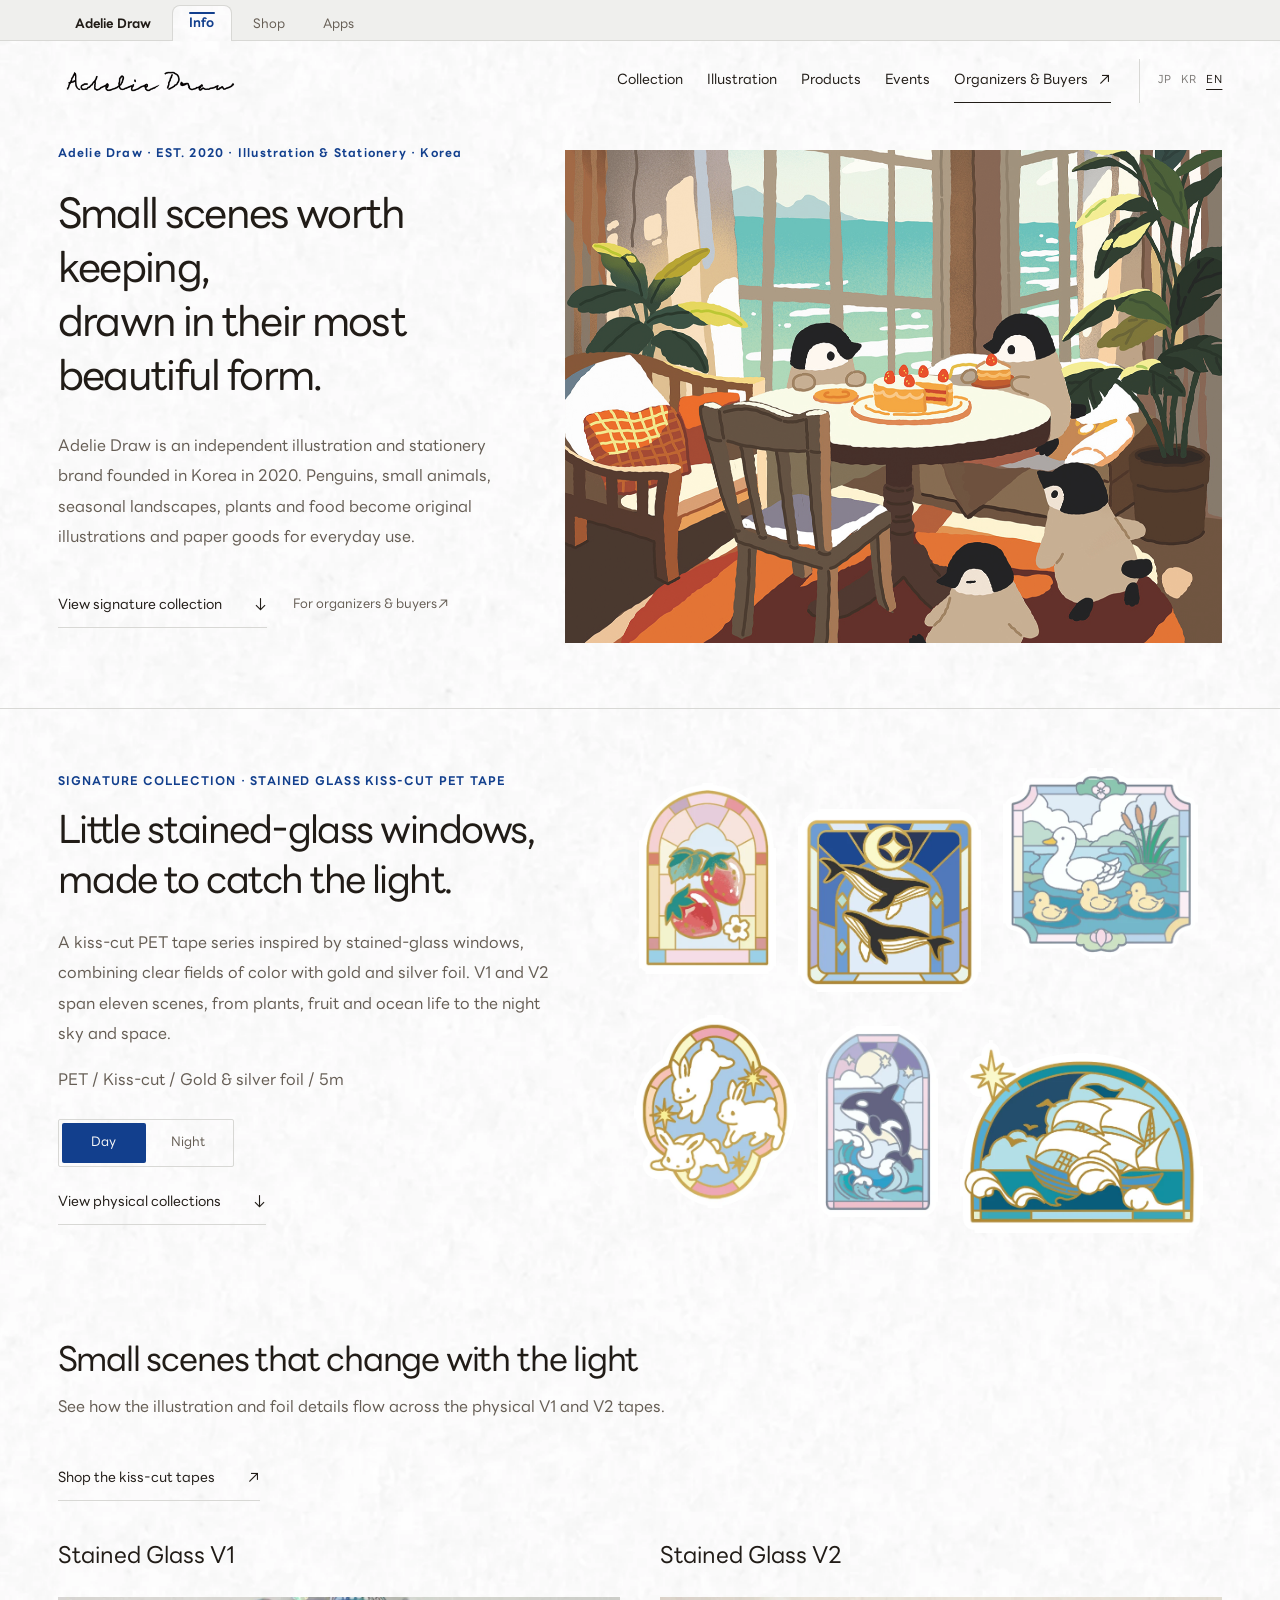
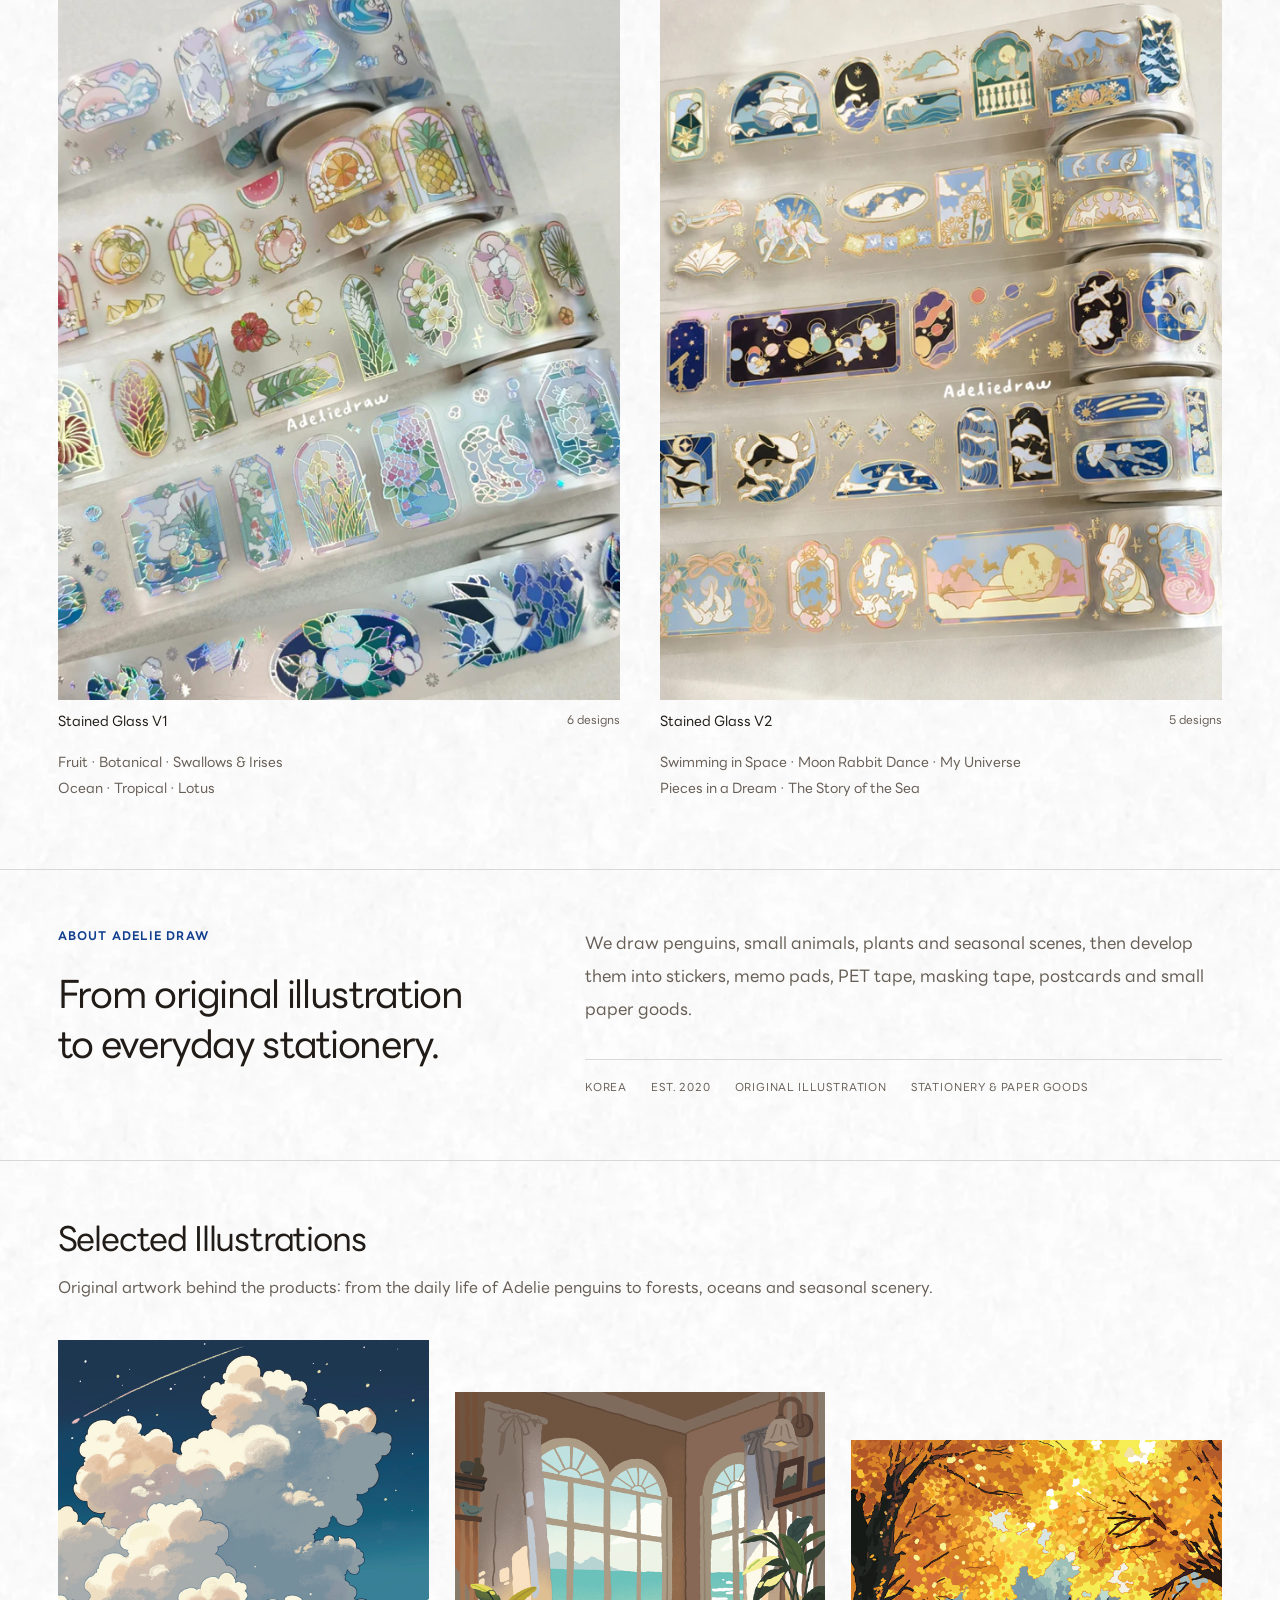
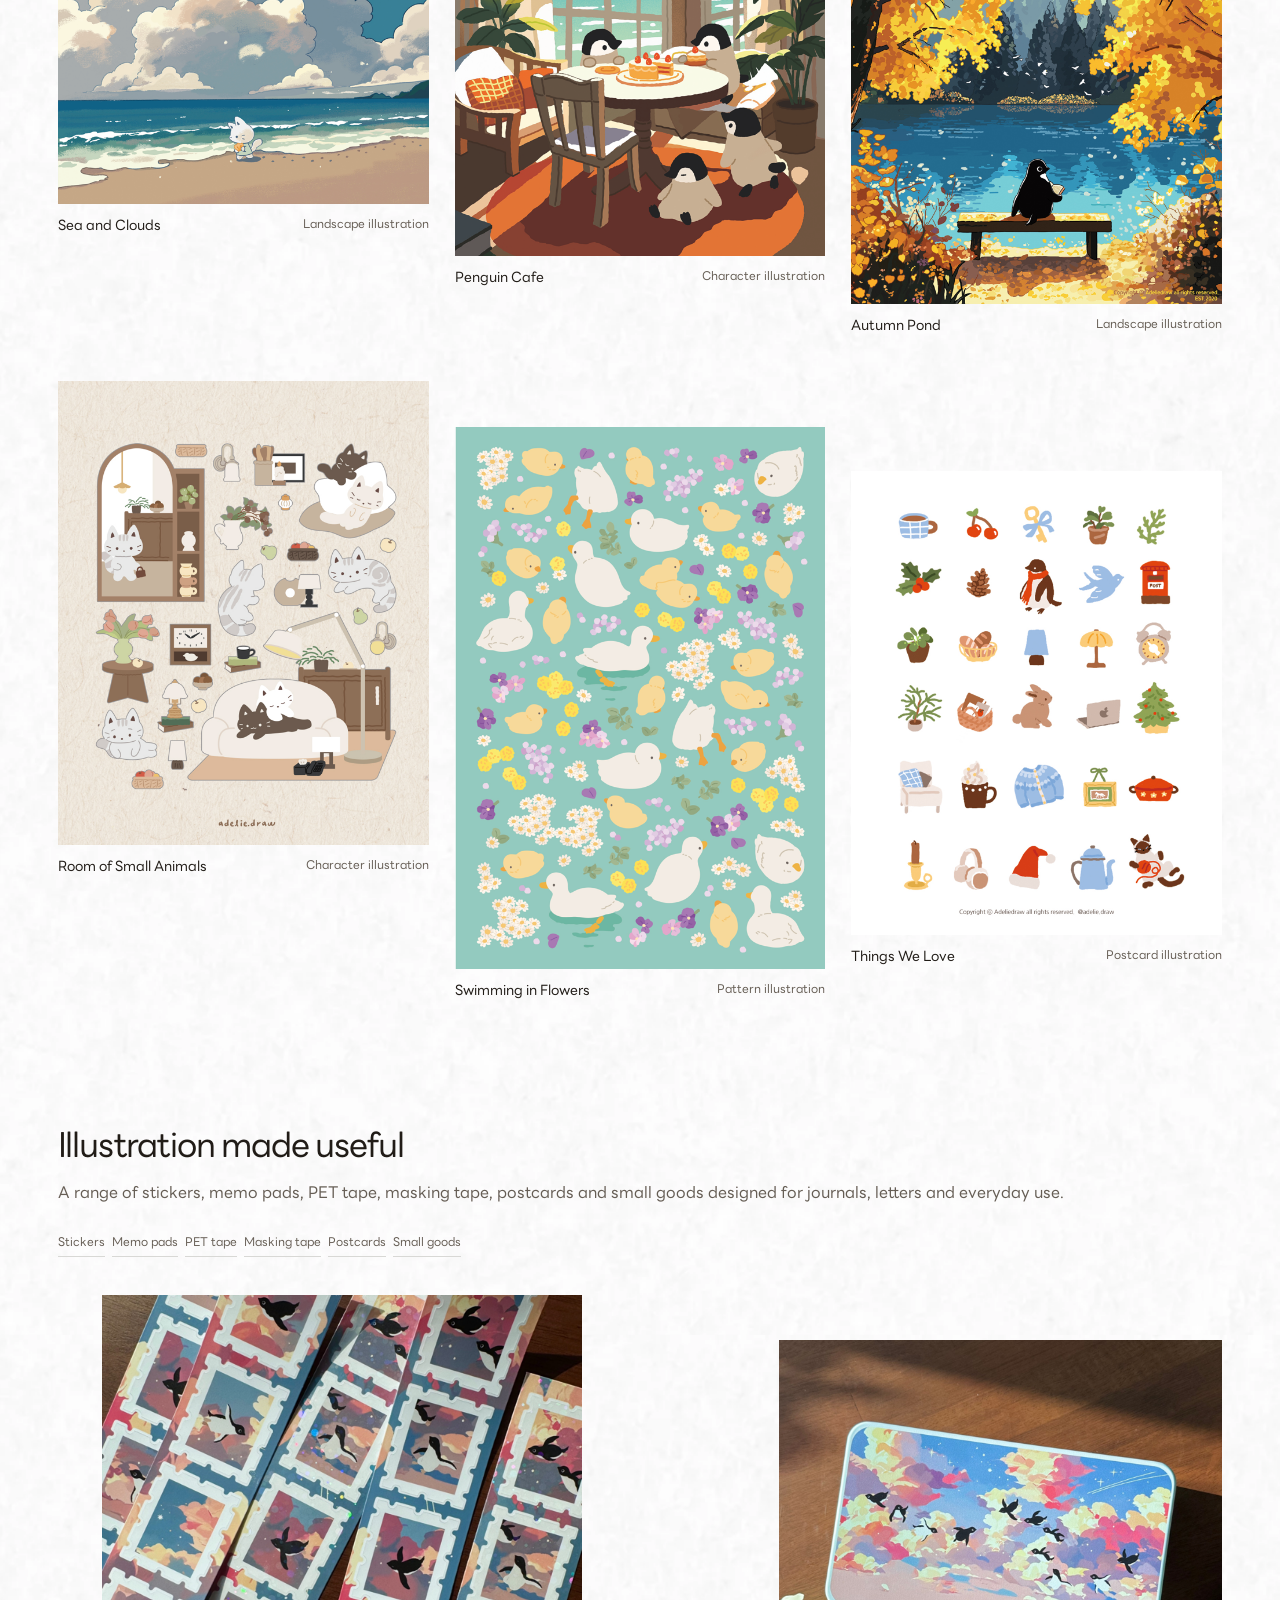
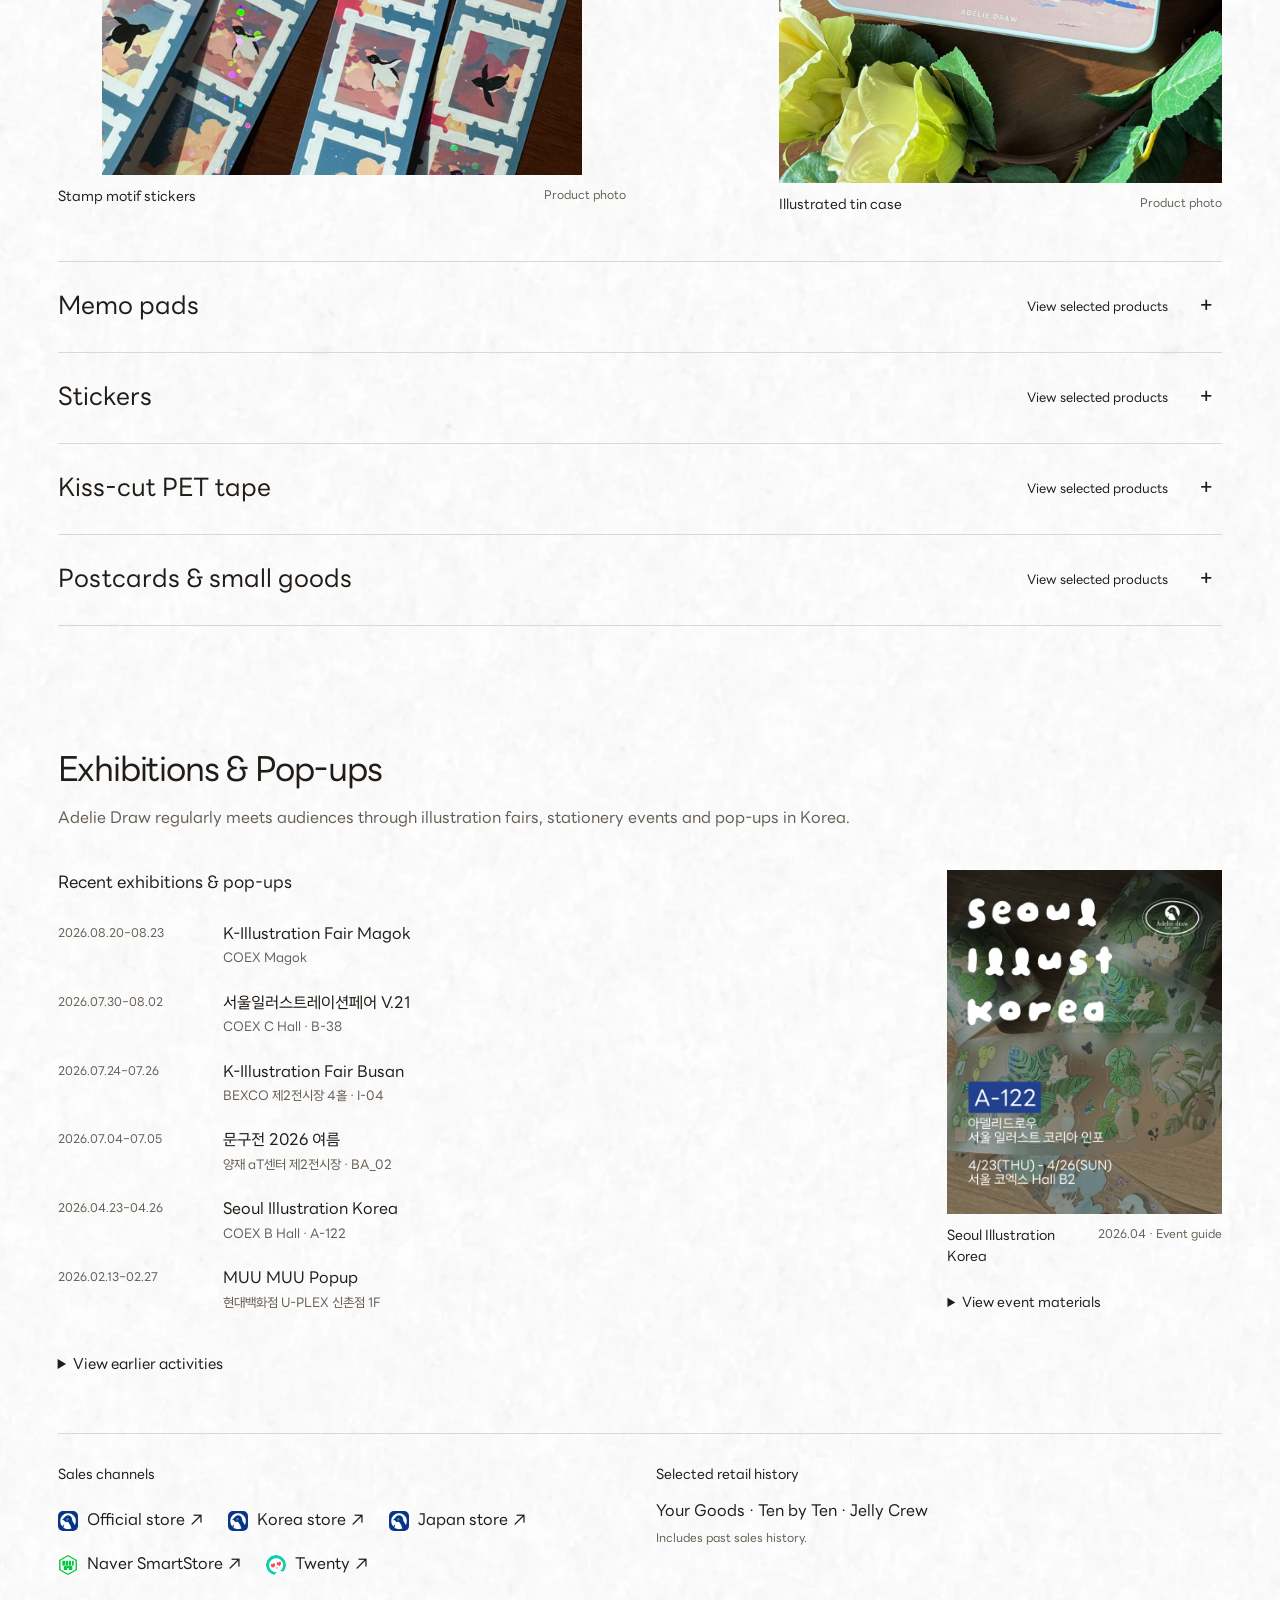
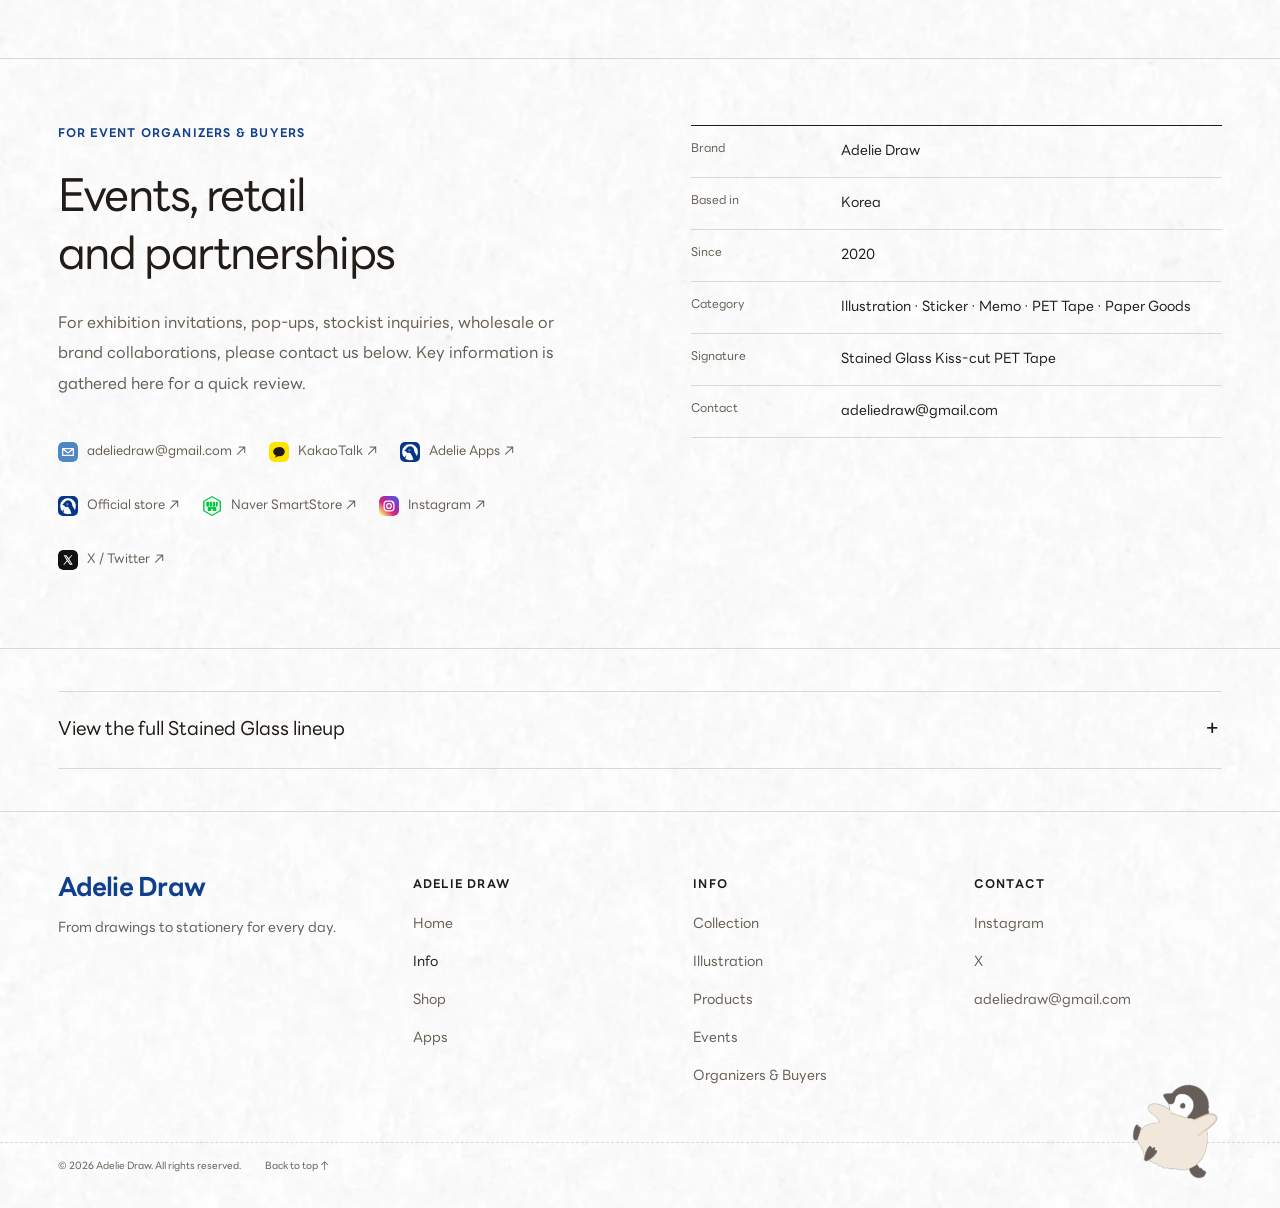
<file: public/en/index.html>
<!doctype html>
<html lang="en"><head><meta charset="utf-8"><meta name="viewport" content="width=device-width, initial-scale=1">
<title>Adelie Draw | Korean Illustration &amp; Stationery Brand</title>
<meta name="description" content="Adelie Draw is a Korean illustration and stationery brand creating original artwork, stickers, memo pads, PET tapes and paper goods inspired by penguins, small animals and seasonal scenes.">
<meta name="theme-color" content="#faf9f6">
<link rel="canonical" href="https://info.adeliedraw.com/en/">
<link rel="alternate" hreflang="ja" href="https://info.adeliedraw.com/ja/">
<link rel="alternate" hreflang="ko" href="https://info.adeliedraw.com/">
<link rel="alternate" hreflang="en" href="https://info.adeliedraw.com/en/">
<link rel="alternate" hreflang="x-default" href="https://info.adeliedraw.com/">
<meta property="og:site_name" content="Adelie Draw"><meta property="og:title" content="Adelie Draw | Illustration &amp; Stationery from Korea"><meta property="og:description" content="Original illustration, stationery collections and exhibition history by Adelie Draw."><meta property="og:url" content="https://info.adeliedraw.com/en/"><meta property="og:image" content="https://info.adeliedraw.com/assets/share-1200-c5800b6f.jpg"><meta property="og:image:width" content="1200"><meta property="og:image:height" content="630"><meta property="og:type" content="website"><meta property="og:locale" content="en_US">
<meta name="twitter:card" content="summary_large_image"><meta name="twitter:title" content="Adelie Draw | Illustration &amp; Stationery from Korea"><meta name="twitter:description" content="Original illustration, stationery collections and exhibition history by Adelie Draw."><meta name="twitter:image" content="https://info.adeliedraw.com/assets/share-1200-c5800b6f.jpg">
<link rel="icon" href="../assets/logo-640-71a188d0.webp" type="image/webp"><link rel="sitemap" type="application/xml" href="https://info.adeliedraw.com/sitemap.xml"><link rel="preload" href="../brand/fonts/LINESeedKR-Rg.woff2" as="font" type="font/woff2" crossorigin><link rel="stylesheet" href="../brand/adelie-web.css"><link rel="stylesheet" href="../styles.css"><script src="../brand/adelie-web.js" defer></script><script src="../app.js" defer></script><script src="../light.js" defer></script>
<script type="application/ld+json">{"@context": "https://schema.org", "@type": "Organization", "name": "Adelie Draw", "alternateName": "アデリードロー", "url": "https://info.adeliedraw.com/en/", "email": "mailto:adeliedraw@gmail.com", "foundingDate": "2020", "sameAs": ["https://www.instagram.com/adelie.draw/", "https://x.com/canvaswitch_", "https://smartstore.naver.com/adeliedraw", "https://twenty.style/profile/canvaswitch", "https://en.adeliedraw.com/", "https://shop.adeliedraw.com/", "https://jp.adeliedraw.com/"]}</script></head>
<body><a class="skip" href="#main">Skip to content</a><nav class="ad-brandbar" aria-label="Adelie Draw"><div class="ad-brandbar__inner"><ul class="ad-brandbar__list"><li><a class="ad-brandbar__tab ad-brandbar__home" href="https://adeliedraw.com/">Adelie Draw</a></li><li><a class="ad-brandbar__tab" href="https://info.adeliedraw.com/" aria-current="page">Info</a></li><li><a class="ad-brandbar__tab" href="https://en.adeliedraw.com/">Shop</a></li><li><a class="ad-brandbar__tab" href="https://app.adeliedraw.com/">Apps</a></li></ul></div></nav>
<header class="header"><a class="brand" href="#top" aria-label="Adelie Draw home"><img src="../assets/logo-960-53f19fd9.webp" srcset="../assets/logo-640-71a188d0.webp 640w, ../assets/logo-960-53f19fd9.webp 960w" sizes="(max-width: 639px) 92vw, (max-width: 1023px) 45vw, 32vw" width="960" height="192" alt="Adelie Draw" loading="lazy" decoding="async"></a><button class="menu-toggle" type="button" aria-expanded="false" aria-controls="navigation">Menu <span aria-hidden="true">＋</span></button><nav id="navigation" aria-label="Main"><a href="#signature">Collection</a><a href="#works">Illustration</a><a href="#products">Products</a><a href="#exhibitions">Events</a><a href="#organizers">Organizers & Buyers <span aria-hidden="true">↗</span></a><div class="lang-switch" aria-label="Language"><a href="../ja/" lang="ja" hreflang="ja">JP</a><a href="../" lang="ko" hreflang="ko">KR</a><a href="./" lang="en" hreflang="en" aria-current="page">EN</a></div></nav></header>
<main id="main">
<section class="hero wrap" id="top" aria-labelledby="brand-title"><div class="hero-copy"><p class="eyebrow">Adelie Draw · EST. 2020 · Illustration & Stationery · Korea</p><h1 id="brand-title"><span>Small scenes worth keeping,</span> <span>drawn in their most beautiful form.</span></h1><p class="intro">Adelie Draw is an independent illustration and stationery brand founded in Korea in 2020. Penguins, small animals, seasonal landscapes, plants and food become original illustrations and paper goods for everyday use.</p><div class="hero-actions"><a class="text-link" href="#signature">View signature collection <span aria-hidden="true">↓</span></a><a class="quiet-link" href="#organizers">For organizers & buyers <span aria-hidden="true">↗</span></a></div></div><figure class="hero-art"><img src="../assets/hero-1299-640f50bb.webp" srcset="../assets/hero-640-02fce27b.webp 640w, ../assets/hero-1299-640f50bb.webp 1299w" sizes="(max-width: 767px) 92vw, 58vw" width="1299" height="974" alt="Adelie penguins sharing cake in a sunlit cafe" fetchpriority="high" decoding="async"></figure></section>
<section class="glass-hero wrap" id="signature" aria-labelledby="signature-title"><div class="glass-intro"><p class="eyebrow">SIGNATURE COLLECTION · STAINED GLASS KISS-CUT PET TAPE</p><h2 id="signature-title"><span>Little stained-glass windows,</span> <span>made to catch the light.</span></h2><p>A kiss-cut PET tape series inspired by stained-glass windows, combining clear fields of color with gold and silver foil. V1 and V2 span eleven scenes, from plants, fruit and ocean life to the night sky and space.</p><p class="glass-spec">PET / Kiss-cut / Gold & silver foil / 5m</p><a class="text-link" href="#collections">View physical collections <span aria-hidden="true">↓</span></a></div><div class="glass-cluster" aria-label="Signature pieces"><a class="piece" style="--w:310;--h:433" href="../assets/kisscut/kc_0014-01-50399f9a.webp" data-lightbox data-caption="Fruit · Stained Glass V1 · 01/13" data-theme="light" data-width="310" aria-label="Fruit · Stained Glass V1 · 01/13 Enlarge"><img src="../assets/kisscut/kc_0014-01-50399f9a.webp" width="310" height="433" alt="Fruit" loading="lazy" decoding="async"></a><a class="piece" style="--w:417;--h:417" href="../assets/kisscut/kc_0023-01-8949f271.webp" data-lightbox data-caption="Swimming in Space · Stained Glass V2 · 01/11" data-theme="dark" data-width="417" aria-label="Swimming in Space · Stained Glass V2 · 01/11 Enlarge"><img src="../assets/kisscut/kc_0023-01-8949f271.webp" width="417" height="417" alt="Swimming in Space" loading="lazy" decoding="async"></a><a class="piece" style="--w:443;--h:434" href="../assets/kisscut/kc_0016-08-ddae94f2.webp" data-lightbox data-caption="Lotus · Stained Glass V1 · 08/16" data-theme="light" data-width="443" aria-label="Lotus · Stained Glass V1 · 08/16 Enlarge"><img src="../assets/kisscut/kc_0016-08-ddae94f2.webp" width="443" height="434" alt="Lotus" loading="lazy" decoding="async"></a><a class="piece" style="--w:370;--h:438" href="../assets/kisscut/kc_0024-03-611378e8.webp" data-lightbox data-caption="Moon Rabbit Dance · Stained Glass V2 · 03/6" data-theme="dark" data-width="370" aria-label="Moon Rabbit Dance · Stained Glass V2 · 03/6 Enlarge"><img src="../assets/kisscut/kc_0024-03-611378e8.webp" width="370" height="438" alt="Moon Rabbit Dance" loading="lazy" decoding="async"></a><a class="piece" style="--w:271;--h:434" href="../assets/kisscut/kc_0015-02-289e00f9.webp" data-lightbox data-caption="Ocean · Stained Glass V1 · 02/19" data-theme="light" data-width="271" aria-label="Ocean · Stained Glass V1 · 02/19 Enlarge"><img src="../assets/kisscut/kc_0015-02-289e00f9.webp" width="271" height="434" alt="Ocean" loading="lazy" decoding="async"></a><a class="piece" style="--w:554;--h:439" href="../assets/kisscut/kc_0020-02-09dc17ef.webp" data-lightbox data-caption="The Story of the Sea · Stained Glass V2 · 02/9" data-theme="dark" data-width="554" aria-label="The Story of the Sea · Stained Glass V2 · 02/9 Enlarge"><img src="../assets/kisscut/kc_0020-02-09dc17ef.webp" width="554" height="439" alt="The Story of the Sea" loading="lazy" decoding="async"></a></div></section>
<section class="section wrap kisscut-materials" id="collections" aria-labelledby="collection-title"><div class="section-heading"><h2 id="collection-title">Small scenes that change with the light</h2><p>See how the illustration and foil details flow across the physical V1 and V2 tapes.</p><a class="text-link" href="https://en.adeliedraw.com/?category=kisscut#adelie-products" target="_blank" rel="noopener noreferrer">Shop the kiss-cut tapes <span aria-hidden="true">↗</span></a></div><div class="collection-pair"><article id="collection-v1"><h3>Stained Glass V1</h3><figure class=""><a class="image-link" href="../assets/collection-v1-800-272611c9.webp" data-lightbox aria-label="Stained Glass V1 Enlarge"><img src="../assets/collection-v1-800-272611c9.webp" srcset="../assets/collection-v1-640-94d15cc2.webp 640w, ../assets/collection-v1-800-272611c9.webp 800w" sizes="(max-width: 639px) 92vw, (max-width: 1023px) 45vw, 32vw" width="800" height="1000" alt="Stained Glass V1" loading="lazy" decoding="async"></a><figcaption><span>Stained Glass V1</span><span class="caption-detail">6 designs</span></figcaption></figure><p>Fruit · Botanical · Swallows & Irises<br>Ocean · Tropical · Lotus</p></article><article id="collection-v2"><h3>Stained Glass V2</h3><figure class=""><a class="image-link" href="../assets/collection-800-b5604fee.webp" data-lightbox aria-label="Stained Glass V2 Enlarge"><img src="../assets/collection-800-b5604fee.webp" srcset="../assets/collection-640-39f688e8.webp 640w, ../assets/collection-800-b5604fee.webp 800w" sizes="(max-width: 639px) 92vw, (max-width: 1023px) 45vw, 32vw" width="800" height="1000" alt="Stained Glass V2" loading="lazy" decoding="async"></a><figcaption><span>Stained Glass V2</span><span class="caption-detail">5 designs</span></figcaption></figure><p>Swimming in Space · Moon Rabbit Dance · My Universe<br>Pieces in a Dream · The Story of the Sea</p></article></div></section>
<section class="about-section wrap" id="about" aria-labelledby="about-title"><div><p class="eyebrow">ABOUT ADELIE DRAW</p><h2 id="about-title">From original illustration to everyday stationery.</h2></div><div><p class="about-copy">We draw penguins, small animals, plants and seasonal scenes, then develop them into stickers, memo pads, PET tape, masking tape, postcards and small paper goods.</p><ul class="fact-list"><li>KOREA</li><li>EST. 2020</li><li>ORIGINAL ILLUSTRATION</li><li>STATIONERY &amp; PAPER GOODS</li></ul></div></section>
<section class="section wrap" id="works" aria-labelledby="works-title"><div class="section-heading"><h2 id="works-title">Selected Illustrations</h2><p>Original artwork behind the products: from the daily life of Adelie penguins to forests, oceans and seasonal scenery.</p></div><div class="works-gallery"><figure class=""><a class="image-link" href="../assets/sea-1280-791c4300.webp" data-lightbox aria-label="Sea and Clouds Enlarge"><img src="../assets/sea-1280-791c4300.webp" srcset="../assets/sea-640-3817a66d.webp 640w, ../assets/sea-1280-791c4300.webp 1280w" sizes="(max-width: 639px) 92vw, (max-width: 1023px) 45vw, 32vw" width="1280" height="1600" alt="Sea and Clouds" loading="lazy" decoding="async"></a><figcaption><span>Sea and Clouds</span><span class="caption-detail">Landscape illustration</span></figcaption></figure><figure class=""><a class="image-link" href="../assets/cafe-1280-3fc779c8.webp" data-lightbox aria-label="Penguin Cafe Enlarge"><img src="../assets/cafe-1280-3fc779c8.webp" srcset="../assets/cafe-640-34a299a8.webp 640w, ../assets/cafe-1280-3fc779c8.webp 1280w" sizes="(max-width: 639px) 92vw, (max-width: 1023px) 45vw, 32vw" width="1280" height="1600" alt="Penguin Cafe" loading="lazy" decoding="async"></a><figcaption><span>Penguin Cafe</span><span class="caption-detail">Character illustration</span></figcaption></figure><figure class=""><a class="image-link" href="../assets/autumn-1080-d01e65e3.webp" data-lightbox aria-label="Autumn Pond Enlarge"><img src="../assets/autumn-1080-d01e65e3.webp" srcset="../assets/autumn-640-cf03b8c3.webp 640w, ../assets/autumn-1080-d01e65e3.webp 1080w" sizes="(max-width: 639px) 92vw, (max-width: 1023px) 45vw, 32vw" width="1080" height="1351" alt="Autumn Pond" loading="lazy" decoding="async"></a><figcaption><span>Autumn Pond</span><span class="caption-detail">Landscape illustration</span></figcaption></figure><figure class=""><a class="image-link" href="../assets/room-1080-7adec6e8.webp" data-lightbox aria-label="Room of Small Animals Enlarge"><img src="../assets/room-1080-7adec6e8.webp" srcset="../assets/room-640-fdd5f24f.webp 640w, ../assets/room-1080-7adec6e8.webp 1080w" sizes="(max-width: 639px) 92vw, (max-width: 1023px) 45vw, 32vw" width="1080" height="1350" alt="Room of Small Animals" loading="lazy" decoding="async"></a><figcaption><span>Room of Small Animals</span><span class="caption-detail">Character illustration</span></figcaption></figure><figure class=""><a class="image-link" href="../assets/flowers-1096-9d5a98dd.webp" data-lightbox aria-label="Swimming in Flowers Enlarge"><img src="../assets/flowers-1096-9d5a98dd.webp" srcset="../assets/flowers-640-51db934f.webp 640w, ../assets/flowers-1096-9d5a98dd.webp 1096w" sizes="(max-width: 639px) 92vw, (max-width: 1023px) 45vw, 32vw" width="1096" height="1600" alt="Swimming in Flowers" loading="lazy" decoding="async"></a><figcaption><span>Swimming in Flowers</span><span class="caption-detail">Pattern illustration</span></figcaption></figure><figure class=""><a class="image-link" href="../assets/love-1080-1a9fa79d.webp" data-lightbox aria-label="Things We Love Enlarge"><img src="../assets/love-1080-1a9fa79d.webp" srcset="../assets/love-640-9f982eb0.webp 640w, ../assets/love-1080-1a9fa79d.webp 1080w" sizes="(max-width: 639px) 92vw, (max-width: 1023px) 45vw, 32vw" width="1080" height="1350" alt="Things We Love" loading="lazy" decoding="async"></a><figcaption><span>Things We Love</span><span class="caption-detail">Postcard illustration</span></figcaption></figure></div></section>
<section class="section wrap" id="products" aria-labelledby="products-title"><div class="section-heading"><h2 id="products-title">Illustration made useful</h2><p>A range of stickers, memo pads, PET tape, masking tape, postcards and small goods designed for journals, letters and everyday use.</p><ul class="range-list"><li>Stickers</li><li>Memo pads</li><li>PET tape</li><li>Masking tape</li><li>Postcards</li><li>Small goods</li></ul></div><div class="product-materials"><figure class=""><a class="image-link" href="../assets/stamps-1440-635d942e.webp" data-lightbox aria-label="Stamp motif stickers Enlarge"><img src="../assets/stamps-1440-635d942e.webp" srcset="../assets/stamps-640-3da2fb29.webp 640w, ../assets/stamps-1440-635d942e.webp 1440w" sizes="(max-width: 639px) 92vw, (max-width: 1023px) 45vw, 32vw" width="1440" height="1440" alt="Stamp motif stickers" loading="lazy" decoding="async"></a><figcaption><span>Stamp motif stickers</span><span class="caption-detail">Product photo</span></figcaption></figure><figure class=""><a class="image-link" href="../assets/tin-1440-765bccea.webp" data-lightbox aria-label="Illustrated tin case Enlarge"><img src="../assets/tin-1440-765bccea.webp" srcset="../assets/tin-640-a2135627.webp 640w, ../assets/tin-1440-765bccea.webp 1440w" sizes="(max-width: 639px) 92vw, (max-width: 1023px) 45vw, 32vw" width="1440" height="1440" alt="Illustrated tin case" loading="lazy" decoding="async"></a><figcaption><span>Illustrated tin case</span><span class="caption-detail">Product photo</span></figcaption></figure></div><div class="product-categories"><details class="product-category"><summary><span>Memo pads</span><span class="disclosure-action"><span class="when-closed">View selected products</span><span class="when-open">Close</span><b aria-hidden="true">＋</b></span></summary><p class="category-note">Illustrated memo pads for desks, journals and everyday notes.</p><div class="category-gallery"><figure class=""><a class="image-link" href="../assets/memo-moon-800-cedb248d.webp" data-lightbox aria-label="Full Moon Memo Enlarge"><img src="../assets/memo-moon-800-cedb248d.webp" srcset="../assets/memo-moon-640-ffd9173c.webp 640w, ../assets/memo-moon-800-cedb248d.webp 800w" sizes="(max-width: 639px) 92vw, (max-width: 1023px) 45vw, 32vw" width="800" height="800" alt="Full Moon Memo" loading="lazy" decoding="async"></a><figcaption><span>Full Moon Memo</span><span class="caption-detail"></span></figcaption></figure><figure class=""><a class="image-link" href="../assets/memo-stars-800-ea6e0d11.webp" data-lightbox aria-label="Star Swim Memo Enlarge"><img src="../assets/memo-stars-800-ea6e0d11.webp" srcset="../assets/memo-stars-640-e6df4a5d.webp 640w, ../assets/memo-stars-800-ea6e0d11.webp 800w" sizes="(max-width: 639px) 92vw, (max-width: 1023px) 45vw, 32vw" width="800" height="800" alt="Star Swim Memo" loading="lazy" decoding="async"></a><figcaption><span>Star Swim Memo</span><span class="caption-detail"></span></figcaption></figure><figure class=""><a class="image-link" href="../assets/memo-sea-800-0f0daaac.webp" data-lightbox aria-label="Under the Sea Memo Enlarge"><img src="../assets/memo-sea-800-0f0daaac.webp" srcset="../assets/memo-sea-640-738ee2f0.webp 640w, ../assets/memo-sea-800-0f0daaac.webp 800w" sizes="(max-width: 639px) 92vw, (max-width: 1023px) 45vw, 32vw" width="800" height="800" alt="Under the Sea Memo" loading="lazy" decoding="async"></a><figcaption><span>Under the Sea Memo</span><span class="caption-detail"></span></figcaption></figure><figure class=""><a class="image-link" href="../assets/memo-fresh-800-49707b42.webp" data-lightbox aria-label="Fresh Memo Enlarge"><img src="../assets/memo-fresh-800-49707b42.webp" srcset="../assets/memo-fresh-640-338b9ffe.webp 640w, ../assets/memo-fresh-800-49707b42.webp 800w" sizes="(max-width: 639px) 92vw, (max-width: 1023px) 45vw, 32vw" width="800" height="800" alt="Fresh Memo" loading="lazy" decoding="async"></a><figcaption><span>Fresh Memo</span><span class="caption-detail"></span></figcaption></figure><figure class=""><a class="image-link" href="../assets/memo-meal-800-a7d973a0.webp" data-lightbox aria-label="Let’s Eat Memo Enlarge"><img src="../assets/memo-meal-800-a7d973a0.webp" srcset="../assets/memo-meal-640-bb187ceb.webp 640w, ../assets/memo-meal-800-a7d973a0.webp 800w" sizes="(max-width: 639px) 92vw, (max-width: 1023px) 45vw, 32vw" width="800" height="800" alt="Let’s Eat Memo" loading="lazy" decoding="async"></a><figcaption><span>Let’s Eat Memo</span><span class="caption-detail"></span></figcaption></figure><figure class=""><a class="image-link" href="../assets/memo-fox-800-aecdca46.webp" data-lightbox aria-label="Toast Fox Memo Enlarge"><img src="../assets/memo-fox-800-aecdca46.webp" srcset="../assets/memo-fox-640-c78a7fd1.webp 640w, ../assets/memo-fox-800-aecdca46.webp 800w" sizes="(max-width: 639px) 92vw, (max-width: 1023px) 45vw, 32vw" width="800" height="800" alt="Toast Fox Memo" loading="lazy" decoding="async"></a><figcaption><span>Toast Fox Memo</span><span class="caption-detail"></span></figcaption></figure><figure class=""><a class="image-link" href="../assets/memo-green-800-8b0ca7d6.webp" data-lightbox aria-label="Greenery Memo Enlarge"><img src="../assets/memo-green-800-8b0ca7d6.webp" srcset="../assets/memo-green-640-65ed843d.webp 640w, ../assets/memo-green-800-8b0ca7d6.webp 800w" sizes="(max-width: 639px) 92vw, (max-width: 1023px) 45vw, 32vw" width="800" height="800" alt="Greenery Memo" loading="lazy" decoding="async"></a><figcaption><span>Greenery Memo</span><span class="caption-detail"></span></figcaption></figure></div><a class="text-link category-shop" href="https://en.adeliedraw.com/?category=paper#adelie-products" target="_blank" rel="noopener noreferrer">Shop this range <span aria-hidden="true">↗</span></a></details><details class="product-category"><summary><span>Stickers</span><span class="disclosure-action"><span class="when-closed">View selected products</span><span class="when-open">Close</span><b aria-hidden="true">＋</b></span></summary><p class="category-note">Small animal and seasonal scenes for journals, letters and albums.</p><div class="category-gallery"><figure class=""><a class="image-link" href="../assets/sticker-cats-800-e72f70cf.webp" data-lightbox aria-label="Fruit Cats Sticker Enlarge"><img src="../assets/sticker-cats-800-e72f70cf.webp" srcset="../assets/sticker-cats-640-f8b04c42.webp 640w, ../assets/sticker-cats-800-e72f70cf.webp 800w" sizes="(max-width: 639px) 92vw, (max-width: 1023px) 45vw, 32vw" width="800" height="800" alt="Fruit Cats Sticker" loading="lazy" decoding="async"></a><figcaption><span>Fruit Cats Sticker</span><span class="caption-detail"></span></figcaption></figure><figure class=""><a class="image-link" href="../assets/sticker-clover-800-06065306.webp" data-lightbox aria-label="Clover &amp; Rabbit Sticker Enlarge"><img src="../assets/sticker-clover-800-06065306.webp" srcset="../assets/sticker-clover-640-0fa36b8d.webp 640w, ../assets/sticker-clover-800-06065306.webp 800w" sizes="(max-width: 639px) 92vw, (max-width: 1023px) 45vw, 32vw" width="800" height="800" alt="Clover &amp; Rabbit Sticker" loading="lazy" decoding="async"></a><figcaption><span>Clover &amp; Rabbit Sticker</span><span class="caption-detail"></span></figcaption></figure><figure class=""><a class="image-link" href="../assets/sticker-cafe-800-50d658ea.webp" data-lightbox aria-label="Seaside Cafe Sticker Enlarge"><img src="../assets/sticker-cafe-800-50d658ea.webp" srcset="../assets/sticker-cafe-640-c1c77302.webp 640w, ../assets/sticker-cafe-800-50d658ea.webp 800w" sizes="(max-width: 639px) 92vw, (max-width: 1023px) 45vw, 32vw" width="800" height="800" alt="Seaside Cafe Sticker" loading="lazy" decoding="async"></a><figcaption><span>Seaside Cafe Sticker</span><span class="caption-detail"></span></figcaption></figure><figure class=""><a class="image-link" href="../assets/sticker-lemon-800-dbd578d8.webp" data-lightbox aria-label="Lemon Pound Cake Sticker Enlarge"><img src="../assets/sticker-lemon-800-dbd578d8.webp" srcset="../assets/sticker-lemon-640-284d84cc.webp 640w, ../assets/sticker-lemon-800-dbd578d8.webp 800w" sizes="(max-width: 639px) 92vw, (max-width: 1023px) 45vw, 32vw" width="800" height="800" alt="Lemon Pound Cake Sticker" loading="lazy" decoding="async"></a><figcaption><span>Lemon Pound Cake Sticker</span><span class="caption-detail"></span></figcaption></figure><figure class=""><a class="image-link" href="../assets/sticker-knitting-800-f86774f1.webp" data-lightbox aria-label="Knitting Time Sticker Enlarge"><img src="../assets/sticker-knitting-800-f86774f1.webp" srcset="../assets/sticker-knitting-640-57866787.webp 640w, ../assets/sticker-knitting-800-f86774f1.webp 800w" sizes="(max-width: 639px) 92vw, (max-width: 1023px) 45vw, 32vw" width="800" height="800" alt="Knitting Time Sticker" loading="lazy" decoding="async"></a><figcaption><span>Knitting Time Sticker</span><span class="caption-detail"></span></figcaption></figure><figure class=""><a class="image-link" href="../assets/sticker-snow-800-5f1f4e13.webp" data-lightbox aria-label="Snow Fairy Dance Sticker Enlarge"><img src="../assets/sticker-snow-800-5f1f4e13.webp" srcset="../assets/sticker-snow-640-9c8e818e.webp 640w, ../assets/sticker-snow-800-5f1f4e13.webp 800w" sizes="(max-width: 639px) 92vw, (max-width: 1023px) 45vw, 32vw" width="800" height="800" alt="Snow Fairy Dance Sticker" loading="lazy" decoding="async"></a><figcaption><span>Snow Fairy Dance Sticker</span><span class="caption-detail"></span></figcaption></figure></div><a class="text-link category-shop" href="https://en.adeliedraw.com/?category=sticker#adelie-products" target="_blank" rel="noopener noreferrer">Shop this range <span aria-hidden="true">↗</span></a></details><details class="product-category"><summary><span>Kiss-cut PET tape</span><span class="disclosure-action"><span class="when-closed">View selected products</span><span class="when-open">Close</span><b aria-hidden="true">＋</b></span></summary><p class="category-note">Transparent PET decoration tape with individually cut pieces.</p><h3 class="category-subtitle">Stained Glass V1</h3><div class="category-gallery"><figure class=""><a class="image-link" href="../assets/v1-fruit-800-79fd3c45.webp" data-lightbox aria-label="Fruit Enlarge"><img src="../assets/v1-fruit-800-79fd3c45.webp" srcset="../assets/v1-fruit-640-2c729d69.webp 640w, ../assets/v1-fruit-800-79fd3c45.webp 800w" sizes="(max-width: 639px) 92vw, (max-width: 1023px) 45vw, 32vw" width="800" height="1000" alt="Fruit" loading="lazy" decoding="async"></a><figcaption><span>Fruit</span><span class="caption-detail"></span></figcaption></figure><figure class=""><a class="image-link" href="../assets/v1-botanical-800-26d731a0.webp" data-lightbox aria-label="Botanical Enlarge"><img src="../assets/v1-botanical-800-26d731a0.webp" srcset="../assets/v1-botanical-640-408aabff.webp 640w, ../assets/v1-botanical-800-26d731a0.webp 800w" sizes="(max-width: 639px) 92vw, (max-width: 1023px) 45vw, 32vw" width="800" height="1000" alt="Botanical" loading="lazy" decoding="async"></a><figcaption><span>Botanical</span><span class="caption-detail"></span></figcaption></figure><figure class=""><a class="image-link" href="../assets/v1-swallow-800-2420fae1.webp" data-lightbox aria-label="Swallows &amp; Irises Enlarge"><img src="../assets/v1-swallow-800-2420fae1.webp" srcset="../assets/v1-swallow-640-a74fc9b2.webp 640w, ../assets/v1-swallow-800-2420fae1.webp 800w" sizes="(max-width: 639px) 92vw, (max-width: 1023px) 45vw, 32vw" width="800" height="1000" alt="Swallows &amp; Irises" loading="lazy" decoding="async"></a><figcaption><span>Swallows &amp; Irises</span><span class="caption-detail"></span></figcaption></figure><figure class=""><a class="image-link" href="../assets/v1-ocean-800-bdc6717d.webp" data-lightbox aria-label="Ocean Enlarge"><img src="../assets/v1-ocean-800-bdc6717d.webp" srcset="../assets/v1-ocean-640-6042cc73.webp 640w, ../assets/v1-ocean-800-bdc6717d.webp 800w" sizes="(max-width: 639px) 92vw, (max-width: 1023px) 45vw, 32vw" width="800" height="1000" alt="Ocean" loading="lazy" decoding="async"></a><figcaption><span>Ocean</span><span class="caption-detail"></span></figcaption></figure><figure class=""><a class="image-link" href="../assets/v1-tropical-800-708687dc.webp" data-lightbox aria-label="Tropical Enlarge"><img src="../assets/v1-tropical-800-708687dc.webp" srcset="../assets/v1-tropical-640-08b9d568.webp 640w, ../assets/v1-tropical-800-708687dc.webp 800w" sizes="(max-width: 639px) 92vw, (max-width: 1023px) 45vw, 32vw" width="800" height="1000" alt="Tropical" loading="lazy" decoding="async"></a><figcaption><span>Tropical</span><span class="caption-detail"></span></figcaption></figure><figure class=""><a class="image-link" href="../assets/v1-lotus-800-9aa3824a.webp" data-lightbox aria-label="Lotus Enlarge"><img src="../assets/v1-lotus-800-9aa3824a.webp" srcset="../assets/v1-lotus-640-5aeea92c.webp 640w, ../assets/v1-lotus-800-9aa3824a.webp 800w" sizes="(max-width: 639px) 92vw, (max-width: 1023px) 45vw, 32vw" width="800" height="1000" alt="Lotus" loading="lazy" decoding="async"></a><figcaption><span>Lotus</span><span class="caption-detail"></span></figcaption></figure></div><h3 class="category-subtitle">Stained Glass V2</h3><div class="category-gallery"><figure class=""><a class="image-link" href="../assets/space-800-9f8307cb.webp" data-lightbox aria-label="Swimming in Space Enlarge"><img src="../assets/space-800-9f8307cb.webp" srcset="../assets/space-640-46b7bf92.webp 640w, ../assets/space-800-9f8307cb.webp 800w" sizes="(max-width: 639px) 92vw, (max-width: 1023px) 45vw, 32vw" width="800" height="1000" alt="Swimming in Space" loading="lazy" decoding="async"></a><figcaption><span>Swimming in Space</span><span class="caption-detail"></span></figcaption></figure><figure class=""><a class="image-link" href="../assets/moon-rabbit-800-cd17cbb2.webp" data-lightbox aria-label="Moon Rabbit Dance Enlarge"><img src="../assets/moon-rabbit-800-cd17cbb2.webp" srcset="../assets/moon-rabbit-640-47fb8232.webp 640w, ../assets/moon-rabbit-800-cd17cbb2.webp 800w" sizes="(max-width: 639px) 92vw, (max-width: 1023px) 45vw, 32vw" width="800" height="1000" alt="Moon Rabbit Dance" loading="lazy" decoding="async"></a><figcaption><span>Moon Rabbit Dance</span><span class="caption-detail"></span></figcaption></figure><figure class=""><a class="image-link" href="../assets/universe-800-45fd562a.webp" data-lightbox aria-label="My Universe Enlarge"><img src="../assets/universe-800-45fd562a.webp" srcset="../assets/universe-640-9dec75f6.webp 640w, ../assets/universe-800-45fd562a.webp 800w" sizes="(max-width: 639px) 92vw, (max-width: 1023px) 45vw, 32vw" width="800" height="1000" alt="My Universe" loading="lazy" decoding="async"></a><figcaption><span>My Universe</span><span class="caption-detail"></span></figcaption></figure><figure class=""><a class="image-link" href="../assets/dream-800-aadb3776.webp" data-lightbox aria-label="Pieces in a Dream Enlarge"><img src="../assets/dream-800-aadb3776.webp" srcset="../assets/dream-640-0755044b.webp 640w, ../assets/dream-800-aadb3776.webp 800w" sizes="(max-width: 639px) 92vw, (max-width: 1023px) 45vw, 32vw" width="800" height="1000" alt="Pieces in a Dream" loading="lazy" decoding="async"></a><figcaption><span>Pieces in a Dream</span><span class="caption-detail"></span></figcaption></figure><figure class=""><a class="image-link" href="../assets/ocean-story-800-e5f500ab.webp" data-lightbox aria-label="The Story of the Sea Enlarge"><img src="../assets/ocean-story-800-e5f500ab.webp" srcset="../assets/ocean-story-640-fe69aedd.webp 640w, ../assets/ocean-story-800-e5f500ab.webp 800w" sizes="(max-width: 639px) 92vw, (max-width: 1023px) 45vw, 32vw" width="800" height="1000" alt="The Story of the Sea" loading="lazy" decoding="async"></a><figcaption><span>The Story of the Sea</span><span class="caption-detail"></span></figcaption></figure></div><h3 class="category-subtitle">Animals & everyday scenes</h3><div class="category-gallery"><figure class=""><a class="image-link" href="../assets/tape-penguins-800-c73a4ffc.webp" data-lightbox aria-label="Penguin Friends Kiss-cut Tape Enlarge"><img src="../assets/tape-penguins-800-c73a4ffc.webp" srcset="../assets/tape-penguins-640-052e4b10.webp 640w, ../assets/tape-penguins-800-c73a4ffc.webp 800w" sizes="(max-width: 639px) 92vw, (max-width: 1023px) 45vw, 32vw" width="800" height="800" alt="Penguin Friends Kiss-cut Tape" loading="lazy" decoding="async"></a><figcaption><span>Penguin Friends Kiss-cut Tape</span><span class="caption-detail"></span></figcaption></figure><figure class=""><a class="image-link" href="../assets/tape-bread-800-06819e72.webp" data-lightbox aria-label="Bread Time Kiss-cut Tape Enlarge"><img src="../assets/tape-bread-800-06819e72.webp" srcset="../assets/tape-bread-640-6800c2b5.webp 640w, ../assets/tape-bread-800-06819e72.webp 800w" sizes="(max-width: 639px) 92vw, (max-width: 1023px) 45vw, 32vw" width="800" height="800" alt="Bread Time Kiss-cut Tape" loading="lazy" decoding="async"></a><figcaption><span>Bread Time Kiss-cut Tape</span><span class="caption-detail"></span></figcaption></figure><figure class=""><a class="image-link" href="../assets/tape-duck-800-518b7928.webp" data-lightbox aria-label="Morning Glory Duck Kiss-cut Tape Enlarge"><img src="../assets/tape-duck-800-518b7928.webp" srcset="../assets/tape-duck-640-d7f1ee0a.webp 640w, ../assets/tape-duck-800-518b7928.webp 800w" sizes="(max-width: 639px) 92vw, (max-width: 1023px) 45vw, 32vw" width="800" height="800" alt="Morning Glory Duck Kiss-cut Tape" loading="lazy" decoding="async"></a><figcaption><span>Morning Glory Duck Kiss-cut Tape</span><span class="caption-detail"></span></figcaption></figure></div><a class="text-link category-shop" href="https://en.adeliedraw.com/?category=kisscut#adelie-products" target="_blank" rel="noopener noreferrer">Shop this range <span aria-hidden="true">↗</span></a></details><details class="product-category"><summary><span>Postcards &amp; small goods</span><span class="disclosure-action"><span class="when-closed">View selected products</span><span class="when-open">Close</span><b aria-hidden="true">＋</b></span></summary><p class="category-note">Postcards and small objects that carry the illustrations into everyday life.</p><div class="category-gallery"><figure class=""><a class="image-link" href="../assets/postcard-love-800-bc3b7e4d.webp" data-lightbox aria-label="Things We Love Postcard Enlarge"><img src="../assets/postcard-love-800-bc3b7e4d.webp" srcset="../assets/postcard-love-640-13438082.webp 640w, ../assets/postcard-love-800-bc3b7e4d.webp 800w" sizes="(max-width: 639px) 92vw, (max-width: 1023px) 45vw, 32vw" width="800" height="800" alt="Things We Love Postcard" loading="lazy" decoding="async"></a><figcaption><span>Things We Love Postcard</span><span class="caption-detail"></span></figcaption></figure><figure class=""><a class="image-link" href="../assets/tin-1440-765bccea.webp" data-lightbox aria-label="Illustrated Tin Case Enlarge"><img src="../assets/tin-1440-765bccea.webp" srcset="../assets/tin-640-a2135627.webp 640w, ../assets/tin-1440-765bccea.webp 1440w" sizes="(max-width: 639px) 92vw, (max-width: 1023px) 45vw, 32vw" width="1440" height="1440" alt="Illustrated Tin Case" loading="lazy" decoding="async"></a><figcaption><span>Illustrated Tin Case</span><span class="caption-detail"></span></figcaption></figure><figure class=""><a class="image-link" href="../assets/round-1440-6835cb6f.webp" data-lightbox aria-label="Small Goods Enlarge"><img src="../assets/round-1440-6835cb6f.webp" srcset="../assets/round-640-d61e017c.webp 640w, ../assets/round-1440-6835cb6f.webp 1440w" sizes="(max-width: 639px) 92vw, (max-width: 1023px) 45vw, 32vw" width="1440" height="1440" alt="Small Goods" loading="lazy" decoding="async"></a><figcaption><span>Small Goods</span><span class="caption-detail"></span></figcaption></figure></div><a class="text-link category-shop" href="https://en.adeliedraw.com/?category=all#adelie-products" target="_blank" rel="noopener noreferrer">Shop this range <span aria-hidden="true">↗</span></a></details></div></section>
<section class="section wrap exhibitions" id="exhibitions" aria-labelledby="events-title"><div class="section-heading"><h2 id="events-title">Exhibitions & Pop-ups</h2><p>Adelie Draw regularly meets audiences through illustration fairs, stationery events and pop-ups in Korea.</p></div><div class="event-layout"><div><h3 class="history-heading">Recent exhibitions & pop-ups</h3><ol class="event-list"><li><span class="event-date">2026.08.20–08.23</span><span>K-Illustration Fair Magok</span><span class="event-place">COEX Magok</span></li><li><span class="event-date">2026.07.30–08.02</span><span>서울일러스트레이션페어 V.21</span><span class="event-place">COEX C Hall · B-38</span></li><li><span class="event-date">2026.07.24–07.26</span><span>K-Illustration Fair Busan</span><span class="event-place">BEXCO 제2전시장 4홀 · I-04</span></li><li><span class="event-date">2026.07.04–07.05</span><span>문구전 2026 여름</span><span class="event-place">양재 aT센터 제2전시장 · BA_02</span></li><li><span class="event-date">2026.04.23–04.26</span><span>Seoul Illustration Korea</span><span class="event-place">COEX B Hall · A-122</span></li><li><span class="event-date">2026.02.13–02.27</span><span>MUU MUU Popup</span><span class="event-place">현대백화점 U-PLEX 신촌점 1F</span></li></ol><details class="history-details"><summary>View earlier activities</summary><h3 class="history-heading">Earlier exhibitions</h3><ol class="event-list"><li><span class="event-date">2025.12.25–12.28</span><span>서울일러스트레이션페어</span><span class="event-place">COEX C Hall · D35</span></li><li><span class="event-date">2023.08</span><span>모닝글로리 일러스트 페어</span><span class="event-place">서울 마포 모닝글로리 빌딩</span></li><li><span class="event-date">2022.12.22–12.25</span><span>서울일러스트레이션페어</span><span class="event-place">COEX · G30</span></li></ol><h3 class="history-heading">Brand, collaboration & product activity</h3><ol class="event-list activity-list"><li><span class="event-date">2026.09</span><div><h4>Stained Glass Kiss-cut V2 launched</h4><p>Five V2 designs were introduced through the online market.</p><a class="history-source" href="https://twenty.style/m/canvaswitch/SkSJc16" target="_blank" rel="noopener noreferrer">View record ↗</a></div></li><li><span class="event-date">2023.08</span><div><h4>Second-half online market</h4><p>An online market featured new stickers and existing products.</p></div></li><li><span class="event-date">2023.07</span><div><h4>Post-fair online mini market</h4><p>New and existing products from the illustration fair were introduced online.</p></div></li><li><span class="event-date">2023.06</span><div><h4>몽몽스베쮸 × Adelie Draw</h4><p>A collaboration market was announced.</p></div></li><li><span class="event-date">2023.03</span><div><h4>Spring stationery release</h4><p>Spring products were introduced through SmartStore and Twenty.</p></div></li><li><span class="event-date">2022.02</span><div><h4>Jelly Crew retail record</h4><p>A past sales and review record remains for a sticker product.</p><a class="history-source" href="https://jellycrew.cafe24.com/article/review/4/76560/" target="_blank" rel="noopener noreferrer">View record ↗</a></div></li><li><span class="event-date">2020</span><div><h4>Adelie Draw founded</h4><p>An illustration brand turning penguins, animals and seasonal scenes into stationery.</p></div></li></ol></details></div><div class="event-archive"><figure class=""><a class="image-link" href="../assets/event-cover-1080-634f0aa9.webp" data-lightbox aria-label="Seoul Illustration Korea Enlarge"><img src="../assets/event-cover-1080-634f0aa9.webp" srcset="../assets/event-cover-640-fd67e6a9.webp 640w, ../assets/event-cover-1080-634f0aa9.webp 1080w" sizes="(max-width: 639px) 92vw, (max-width: 1023px) 45vw, 32vw" width="1080" height="1350" alt="Seoul Illustration Korea" loading="lazy" decoding="async"></a><figcaption><span>Seoul Illustration Korea</span><span class="caption-detail">2026.04 · Event guide</span></figcaption></figure><details><summary>View event materials</summary><div class="event-more"><figure class=""><a class="image-link" href="../assets/event-stickers-1080-a33dadfe.webp" data-lightbox aria-label="Sticker lineup Enlarge"><img src="../assets/event-stickers-1080-a33dadfe.webp" srcset="../assets/event-stickers-640-e7e2124e.webp 640w, ../assets/event-stickers-1080-a33dadfe.webp 1080w" sizes="(max-width: 639px) 92vw, (max-width: 1023px) 45vw, 32vw" width="1080" height="1350" alt="Sticker lineup" loading="lazy" decoding="async"></a><figcaption><span>Sticker lineup</span><span class="caption-detail">2026.04 event material</span></figcaption></figure><figure class=""><a class="image-link" href="../assets/event-paper-1080-79a194af.webp" data-lightbox aria-label="Postcards &amp; small goods Enlarge"><img src="../assets/event-paper-1080-79a194af.webp" srcset="../assets/event-paper-640-d6657f07.webp 640w, ../assets/event-paper-1080-79a194af.webp 1080w" sizes="(max-width: 639px) 92vw, (max-width: 1023px) 45vw, 32vw" width="1080" height="1350" alt="Postcards &amp; small goods" loading="lazy" decoding="async"></a><figcaption><span>Postcards &amp; small goods</span><span class="caption-detail">2026.04 event material</span></figcaption></figure></div></details></div></div><div class="channels" id="stockists"><div><h3>Sales channels</h3><a href="https://en.adeliedraw.com/" target="_blank" rel="noopener noreferrer">Official store ↗</a><a href="https://shop.adeliedraw.com/" target="_blank" rel="noopener noreferrer">Korea store ↗</a><a href="https://jp.adeliedraw.com/" target="_blank" rel="noopener noreferrer">Japan store ↗</a><a href="https://smartstore.naver.com/adeliedraw" target="_blank" rel="noopener noreferrer">Naver SmartStore ↗</a><a href="https://twenty.style/profile/canvaswitch" target="_blank" rel="noopener noreferrer">Twenty ↗</a></div><div><h3>Selected retail history</h3><p>Your Goods · Ten by Ten · Jelly Crew</p><span class="note">Includes past sales history.</span></div></div></section>
<section class="organizer wrap" id="organizers" aria-labelledby="organizer-title"><div class="organizer-copy"><p class="eyebrow">FOR EVENT ORGANIZERS & BUYERS</p><h2 id="organizer-title">Events, retail and partnerships</h2><p>For exhibition invitations, pop-ups, stockist inquiries, wholesale or brand collaborations, please contact us below. Key information is gathered here for a quick review.</p><div class="organizer-actions"><a class="quiet-link" href="mailto:adeliedraw@gmail.com">adeliedraw@gmail.com ↗</a><a class="quiet-link" href="https://open.kakao.com/o/sC38OMbd" target="_blank" rel="noopener noreferrer">KakaoTalk ↗</a><a class="quiet-link" href="https://app.adeliedraw.com/" target="_blank" rel="noopener noreferrer">Adelie Apps ↗</a><a class="quiet-link" href="https://en.adeliedraw.com/" target="_blank" rel="noopener noreferrer">Official store ↗</a><a class="quiet-link" href="https://smartstore.naver.com/adeliedraw" target="_blank" rel="noopener noreferrer">Naver SmartStore ↗</a><a class="quiet-link" href="https://www.instagram.com/adelie.draw/" target="_blank" rel="noopener noreferrer">Instagram ↗</a><a class="quiet-link" href="https://x.com/canvaswitch_" target="_blank" rel="noopener noreferrer">X / Twitter ↗</a></div></div><dl class="organizer-facts"><div><dt>Brand</dt><dd>Adelie Draw</dd></div><div><dt>Based in</dt><dd>Korea</dd></div><div><dt>Since</dt><dd>2020</dd></div><div><dt>Category</dt><dd>Illustration · Sticker · Memo · PET Tape · Paper Goods</dd></div><div><dt>Signature</dt><dd>Stained Glass Kiss-cut PET Tape</dd></div><div><dt>Contact</dt><dd>adeliedraw@gmail.com</dd></div></dl></section>
<section class="archive wrap" id="archive"><details class="archive-details"><summary><span>View the full Stained Glass lineup</span><span aria-hidden="true">＋</span></summary><p class="archive-note">Explore representative pieces from all six V1 and five V2 designs.</p><section class="glass-window glass-v1" id="series-v1" aria-labelledby="v1-title"><div class="wrap"><div class="glass-head"><p class="eyebrow">FIRST COLLECTION · Stained Glass V1</p><h2 id="v1-title">Daylight windows</h2><p class="glass-lead">Fruit, ocean, lotus, tropical plants, swallows and irises, and botanical scenes in six daylight windows.</p></div><div class="works"><article class="work"><div class="work-pieces"><a class="piece" style="--w:310;--h:433" href="../assets/kisscut/kc_0014-01-50399f9a.webp" data-lightbox data-caption="Fruit · Stained Glass V1 · 01/13" data-theme="light" data-width="310" aria-label="Fruit · Stained Glass V1 · 01/13 Enlarge"><img src="../assets/kisscut/kc_0014-01-50399f9a.webp" width="310" height="433" alt="Fruit" loading="lazy" decoding="async"></a><a class="piece" style="--w:287;--h:431" href="../assets/kisscut/kc_0014-09-021bf2a0.webp" data-lightbox data-caption="Fruit · Stained Glass V1 · 09/13" data-theme="light" data-width="287" aria-label="Fruit · Stained Glass V1 · 09/13 Enlarge"><img src="../assets/kisscut/kc_0014-09-021bf2a0.webp" width="287" height="431" alt="Fruit" loading="lazy" decoding="async"></a><a class="piece" style="--w:334;--h:430" href="../assets/kisscut/kc_0014-11-56caccda.webp" data-lightbox data-caption="Fruit · Stained Glass V1 · 11/13" data-theme="light" data-width="334" aria-label="Fruit · Stained Glass V1 · 11/13 Enlarge"><img src="../assets/kisscut/kc_0014-11-56caccda.webp" width="334" height="430" alt="Fruit" loading="lazy" decoding="async"></a></div><h3>Fruit</h3><p>Summer fruit ripening inside a window frame</p></article><article class="work"><div class="work-pieces"><a class="piece" style="--w:271;--h:434" href="../assets/kisscut/kc_0015-02-289e00f9.webp" data-lightbox data-caption="Ocean · Stained Glass V1 · 02/19" data-theme="light" data-width="271" aria-label="Ocean · Stained Glass V1 · 02/19 Enlarge"><img src="../assets/kisscut/kc_0015-02-289e00f9.webp" width="271" height="434" alt="Ocean" loading="lazy" decoding="async"></a><a class="piece" style="--w:339;--h:330" href="../assets/kisscut/kc_0015-05-2c74c262.webp" data-lightbox data-caption="Ocean · Stained Glass V1 · 05/19" data-theme="light" data-width="339" aria-label="Ocean · Stained Glass V1 · 05/19 Enlarge"><img src="../assets/kisscut/kc_0015-05-2c74c262.webp" width="339" height="330" alt="Ocean" loading="lazy" decoding="async"></a><a class="piece" style="--w:285;--h:290" href="../assets/kisscut/kc_0015-16-d7dd3a4d.webp" data-lightbox data-caption="Ocean · Stained Glass V1 · 16/19" data-theme="light" data-width="285" aria-label="Ocean · Stained Glass V1 · 16/19 Enlarge"><img src="../assets/kisscut/kc_0015-16-d7dd3a4d.webp" width="285" height="290" alt="Ocean" loading="lazy" decoding="async"></a></div><h3>Ocean</h3><p>Orcas, a sea turtle and breaking waves</p></article><article class="work"><div class="work-pieces"><a class="piece" style="--w:276;--h:436" href="../assets/kisscut/kc_0016-01-1fa758cc.webp" data-lightbox data-caption="Lotus · Stained Glass V1 · 01/16" data-theme="light" data-width="276" aria-label="Lotus · Stained Glass V1 · 01/16 Enlarge"><img src="../assets/kisscut/kc_0016-01-1fa758cc.webp" width="276" height="436" alt="Lotus" loading="lazy" decoding="async"></a><a class="piece" style="--w:443;--h:434" href="../assets/kisscut/kc_0016-08-ddae94f2.webp" data-lightbox data-caption="Lotus · Stained Glass V1 · 08/16" data-theme="light" data-width="443" aria-label="Lotus · Stained Glass V1 · 08/16 Enlarge"><img src="../assets/kisscut/kc_0016-08-ddae94f2.webp" width="443" height="434" alt="Lotus" loading="lazy" decoding="async"></a><a class="piece" style="--w:284;--h:317" href="../assets/kisscut/kc_0016-13-b31a1357.webp" data-lightbox data-caption="Lotus · Stained Glass V1 · 13/16" data-theme="light" data-width="284" aria-label="Lotus · Stained Glass V1 · 13/16 Enlarge"><img src="../assets/kisscut/kc_0016-13-b31a1357.webp" width="284" height="317" alt="Lotus" loading="lazy" decoding="async"></a></div><h3>Lotus</h3><p>Lotus pond, duck family and koi</p></article><article class="work"><div class="work-pieces"><a class="piece" style="--w:279;--h:433" href="../assets/kisscut/kc_0017-01-9a5a2761.webp" data-lightbox data-caption="Tropical · Stained Glass V1 · 01/16" data-theme="light" data-width="279" aria-label="Tropical · Stained Glass V1 · 01/16 Enlarge"><img src="../assets/kisscut/kc_0017-01-9a5a2761.webp" width="279" height="433" alt="Tropical" loading="lazy" decoding="async"></a><a class="piece" style="--w:264;--h:433" href="../assets/kisscut/kc_0017-03-6ba9de5d.webp" data-lightbox data-caption="Tropical · Stained Glass V1 · 03/16" data-theme="light" data-width="264" aria-label="Tropical · Stained Glass V1 · 03/16 Enlarge"><img src="../assets/kisscut/kc_0017-03-6ba9de5d.webp" width="264" height="433" alt="Tropical" loading="lazy" decoding="async"></a><a class="piece" style="--w:283;--h:338" href="../assets/kisscut/kc_0017-11-ce801803.webp" data-lightbox data-caption="Tropical · Stained Glass V1 · 11/16" data-theme="light" data-width="283" aria-label="Tropical · Stained Glass V1 · 11/16 Enlarge"><img src="../assets/kisscut/kc_0017-11-ce801803.webp" width="283" height="338" alt="Tropical" loading="lazy" decoding="async"></a></div><h3>Tropical</h3><p>Hibiscus, bird-of-paradise flowers and palm leaves</p></article><article class="work"><div class="work-pieces"><a class="piece" style="--w:312;--h:293" href="../assets/kisscut/kc_0018-02-4c1d57bf.webp" data-lightbox data-caption="Swallows &amp; Irises · Stained Glass V1 · 02/8" data-theme="light" data-width="312" aria-label="Swallows &amp; Irises · Stained Glass V1 · 02/8 Enlarge"><img src="../assets/kisscut/kc_0018-02-4c1d57bf.webp" width="312" height="293" alt="Swallows &amp; Irises" loading="lazy" decoding="async"></a><a class="piece" style="--w:530;--h:318" href="../assets/kisscut/kc_0018-06-b0c9c9f0.webp" data-lightbox data-caption="Swallows &amp; Irises · Stained Glass V1 · 06/8" data-theme="light" data-width="530" aria-label="Swallows &amp; Irises · Stained Glass V1 · 06/8 Enlarge"><img src="../assets/kisscut/kc_0018-06-b0c9c9f0.webp" width="530" height="318" alt="Swallows &amp; Irises" loading="lazy" decoding="async"></a><a class="piece" style="--w:309;--h:312" href="../assets/kisscut/kc_0018-08-126d2611.webp" data-lightbox data-caption="Swallows &amp; Irises · Stained Glass V1 · 08/8" data-theme="light" data-width="309" aria-label="Swallows &amp; Irises · Stained Glass V1 · 08/8 Enlarge"><img src="../assets/kisscut/kc_0018-08-126d2611.webp" width="309" height="312" alt="Swallows &amp; Irises" loading="lazy" decoding="async"></a></div><h3>Swallows &amp; Irises</h3><p>Swallows flying between irises and white flowers</p></article><article class="work"><div class="work-pieces"><a class="piece" style="--w:315;--h:437" href="../assets/kisscut/kc_0019-02-9e3119fe.webp" data-lightbox data-caption="Botanical · Stained Glass V1 · 02/11" data-theme="light" data-width="315" aria-label="Botanical · Stained Glass V1 · 02/11 Enlarge"><img src="../assets/kisscut/kc_0019-02-9e3119fe.webp" width="315" height="437" alt="Botanical" loading="lazy" decoding="async"></a><a class="piece" style="--w:246;--h:438" href="../assets/kisscut/kc_0019-06-dce5941b.webp" data-lightbox data-caption="Botanical · Stained Glass V1 · 06/11" data-theme="light" data-width="246" aria-label="Botanical · Stained Glass V1 · 06/11 Enlarge"><img src="../assets/kisscut/kc_0019-06-dce5941b.webp" width="246" height="438" alt="Botanical" loading="lazy" decoding="async"></a><a class="piece" style="--w:280;--h:439" href="../assets/kisscut/kc_0019-11-af9c29ba.webp" data-lightbox data-caption="Botanical · Stained Glass V1 · 11/11" data-theme="light" data-width="280" aria-label="Botanical · Stained Glass V1 · 11/11 Enlarge"><img src="../assets/kisscut/kc_0019-11-af9c29ba.webp" width="280" height="439" alt="Botanical" loading="lazy" decoding="async"></a></div><h3>Botanical</h3><p>Peonies, wisteria, lily-of-the-valley and a small bird</p></article></div><div class="glass-foot"><p class="glass-status">Select a piece to enlarge it.</p><a class="text-link" href="#collection-v1">Stained Glass V1 View physical tape <span aria-hidden="true">↑</span></a></div></div></section><section class="glass-window glass-v2" id="series-v2" aria-labelledby="v2-title"><div class="wrap"><div class="glass-head"><p class="eyebrow">SECOND COLLECTION · Stained Glass V2</p><h2 id="v2-title">Night windows</h2><p class="glass-lead">The Story of the Sea, Pieces in a Dream, My Universe, Swimming in Space and Moon Rabbit Dance: five windows from the night sea to space.</p></div><div class="works"><article class="work"><div class="work-pieces"><a class="piece" style="--w:554;--h:439" href="../assets/kisscut/kc_0020-02-09dc17ef.webp" data-lightbox data-caption="The Story of the Sea · Stained Glass V2 · 02/9" data-theme="dark" data-width="554" aria-label="The Story of the Sea · Stained Glass V2 · 02/9 Enlarge"><img src="../assets/kisscut/kc_0020-02-09dc17ef.webp" width="554" height="439" alt="The Story of the Sea" loading="lazy" decoding="async"></a><a class="piece" style="--w:356;--h:439" href="../assets/kisscut/kc_0020-06-a4e4c7ae.webp" data-lightbox data-caption="The Story of the Sea · Stained Glass V2 · 06/9" data-theme="dark" data-width="356" aria-label="The Story of the Sea · Stained Glass V2 · 06/9 Enlarge"><img src="../assets/kisscut/kc_0020-06-a4e4c7ae.webp" width="356" height="439" alt="The Story of the Sea" loading="lazy" decoding="async"></a><a class="piece" style="--w:331;--h:439" href="../assets/kisscut/kc_0020-03-79cfa67b.webp" data-lightbox data-caption="The Story of the Sea · Stained Glass V2 · 03/9" data-theme="dark" data-width="331" aria-label="The Story of the Sea · Stained Glass V2 · 03/9 Enlarge"><img src="../assets/kisscut/kc_0020-03-79cfa67b.webp" width="331" height="439" alt="The Story of the Sea" loading="lazy" decoding="async"></a></div><h3>The Story of the Sea</h3><p>Sailing ship, lighthouse and moon on the night sea</p></article><article class="work"><div class="work-pieces"><a class="piece" style="--w:441;--h:410" href="../assets/kisscut/kc_0021-03-f2b33054.webp" data-lightbox data-caption="Pieces in a Dream · Stained Glass V2 · 03/10" data-theme="dark" data-width="441" aria-label="Pieces in a Dream · Stained Glass V2 · 03/10 Enlarge"><img src="../assets/kisscut/kc_0021-03-f2b33054.webp" width="441" height="410" alt="Pieces in a Dream" loading="lazy" decoding="async"></a><a class="piece" style="--w:354;--h:437" href="../assets/kisscut/kc_0021-06-ff43df4a.webp" data-lightbox data-caption="Pieces in a Dream · Stained Glass V2 · 06/10" data-theme="dark" data-width="354" aria-label="Pieces in a Dream · Stained Glass V2 · 06/10 Enlarge"><img src="../assets/kisscut/kc_0021-06-ff43df4a.webp" width="354" height="437" alt="Pieces in a Dream" loading="lazy" decoding="async"></a><a class="piece" style="--w:380;--h:253" href="../assets/kisscut/kc_0021-02-d07c978e.webp" data-lightbox data-caption="Pieces in a Dream · Stained Glass V2 · 02/10" data-theme="dark" data-width="380" aria-label="Pieces in a Dream · Stained Glass V2 · 02/10 Enlarge"><img src="../assets/kisscut/kc_0021-02-d07c978e.webp" width="380" height="253" alt="Pieces in a Dream" loading="lazy" decoding="async"></a></div><h3>Pieces in a Dream</h3><p>An open book, a white fox and a dandelion window</p></article><article class="work"><div class="work-pieces"><a class="piece" style="--w:988;--h:439" href="../assets/kisscut/kc_0022-02-1d4cfe87.webp" data-lightbox data-caption="My Universe · Stained Glass V2 · 02/11" data-theme="dark" data-width="988" aria-label="My Universe · Stained Glass V2 · 02/11 Enlarge"><img src="../assets/kisscut/kc_0022-02-1d4cfe87.webp" width="988" height="439" alt="My Universe" loading="lazy" decoding="async"></a><a class="piece" style="--w:405;--h:407" href="../assets/kisscut/kc_0022-11-a66e28cf.webp" data-lightbox data-caption="My Universe · Stained Glass V2 · 11/11" data-theme="dark" data-width="405" aria-label="My Universe · Stained Glass V2 · 11/11 Enlarge"><img src="../assets/kisscut/kc_0022-11-a66e28cf.webp" width="405" height="407" alt="My Universe" loading="lazy" decoding="async"></a><a class="piece" style="--w:274;--h:439" href="../assets/kisscut/kc_0022-03-01b64959.webp" data-lightbox data-caption="My Universe · Stained Glass V2 · 03/11" data-theme="dark" data-width="274" aria-label="My Universe · Stained Glass V2 · 03/11 Enlarge"><img src="../assets/kisscut/kc_0022-03-01b64959.webp" width="274" height="439" alt="My Universe" loading="lazy" decoding="async"></a></div><h3>My Universe</h3><p>Penguins drifting between planets</p></article><article class="work"><div class="work-pieces"><a class="piece" style="--w:417;--h:417" href="../assets/kisscut/kc_0023-01-8949f271.webp" data-lightbox data-caption="Swimming in Space · Stained Glass V2 · 01/11" data-theme="dark" data-width="417" aria-label="Swimming in Space · Stained Glass V2 · 01/11 Enlarge"><img src="../assets/kisscut/kc_0023-01-8949f271.webp" width="417" height="417" alt="Swimming in Space" loading="lazy" decoding="async"></a><a class="piece" style="--w:467;--h:434" href="../assets/kisscut/kc_0023-02-1e6c7aed.webp" data-lightbox data-caption="Swimming in Space · Stained Glass V2 · 02/11" data-theme="dark" data-width="467" aria-label="Swimming in Space · Stained Glass V2 · 02/11 Enlarge"><img src="../assets/kisscut/kc_0023-02-1e6c7aed.webp" width="467" height="434" alt="Swimming in Space" loading="lazy" decoding="async"></a><a class="piece" style="--w:289;--h:440" href="../assets/kisscut/kc_0023-08-27d0b217.webp" data-lightbox data-caption="Swimming in Space · Stained Glass V2 · 08/11" data-theme="dark" data-width="289" aria-label="Swimming in Space · Stained Glass V2 · 08/11 Enlarge"><img src="../assets/kisscut/kc_0023-08-27d0b217.webp" width="289" height="440" alt="Swimming in Space" loading="lazy" decoding="async"></a></div><h3>Swimming in Space</h3><p>Whales and orcas swimming under moonlight</p></article><article class="work"><div class="work-pieces"><a class="piece" style="--w:693;--h:438" href="../assets/kisscut/kc_0024-01-97859a13.webp" data-lightbox data-caption="Moon Rabbit Dance · Stained Glass V2 · 01/6" data-theme="dark" data-width="693" aria-label="Moon Rabbit Dance · Stained Glass V2 · 01/6 Enlarge"><img src="../assets/kisscut/kc_0024-01-97859a13.webp" width="693" height="438" alt="Moon Rabbit Dance" loading="lazy" decoding="async"></a><a class="piece" style="--w:370;--h:438" href="../assets/kisscut/kc_0024-03-611378e8.webp" data-lightbox data-caption="Moon Rabbit Dance · Stained Glass V2 · 03/6" data-theme="dark" data-width="370" aria-label="Moon Rabbit Dance · Stained Glass V2 · 03/6 Enlarge"><img src="../assets/kisscut/kc_0024-03-611378e8.webp" width="370" height="438" alt="Moon Rabbit Dance" loading="lazy" decoding="async"></a><a class="piece" style="--w:837;--h:438" href="../assets/kisscut/kc_0024-04-d86572e5.webp" data-lightbox data-caption="Moon Rabbit Dance · Stained Glass V2 · 04/6" data-theme="dark" data-width="837" aria-label="Moon Rabbit Dance · Stained Glass V2 · 04/6 Enlarge"><img src="../assets/kisscut/kc_0024-04-d86572e5.webp" width="837" height="438" alt="Moon Rabbit Dance" loading="lazy" decoding="async"></a></div><h3>Moon Rabbit Dance</h3><p>Rabbits dancing beneath ribbons and a full moon</p></article></div><div class="glass-foot"><p class="glass-status">Select a piece to enlarge it.</p><a class="text-link" href="#collection-v2">Stained Glass V2 View physical tape <span aria-hidden="true">↑</span></a></div></div></section></details></section>
</main><footer class="ad-footer"><div class="ad-footer__inner"><div class="ad-footer__brand"><a class="ad-footer__mark" href="https://adeliedraw.com/">Adelie Draw</a><p>From drawings to stationery for every day.</p></div><nav class="ad-footer__col" aria-label="Adelie Draw"><p class="ad-footer__label">ADELIE DRAW</p><a href="https://adeliedraw.com/">Home</a><a href="https://info.adeliedraw.com/" aria-current="page">Info</a><a href="https://en.adeliedraw.com/">Shop</a><a href="https://app.adeliedraw.com/">Apps</a></nav><nav class="ad-footer__col" aria-label="Info"><p class="ad-footer__label">INFO</p><a href="#signature">Collection</a><a href="#works">Illustration</a><a href="#products">Products</a><a href="#exhibitions">Events</a><a href="#organizers">Organizers &amp; Buyers</a></nav><div class="ad-footer__col"><p class="ad-footer__label">CONTACT</p><a href="https://www.instagram.com/adelie.draw/" rel="noopener">Instagram</a><a href="https://x.com/canvaswitch_" rel="noopener">X</a><a href="mailto:adeliedraw@gmail.com">adeliedraw@gmail.com</a></div></div><div class="ad-footer__base"><small>© 2026 Adelie Draw. All rights reserved.</small><small><a href="#top">Back to top ↑</a></small></div><img class="ad-footer__penguin" src="../brand/resting-penguin.webp" width="240" height="240" alt="" loading="lazy" decoding="async"></footer>
<dialog class="lightbox" aria-labelledby="lightbox-caption"><div class="lightbox-toolbar"><p id="lightbox-caption"></p><button class="lightbox-close" type="button" autofocus>Close <span aria-hidden="true">×</span></button></div><img class="lightbox-image" alt=""><p class="lightbox-error" hidden>The image could not be loaded. Please try again later.</p></dialog>
</body></html>
</file>
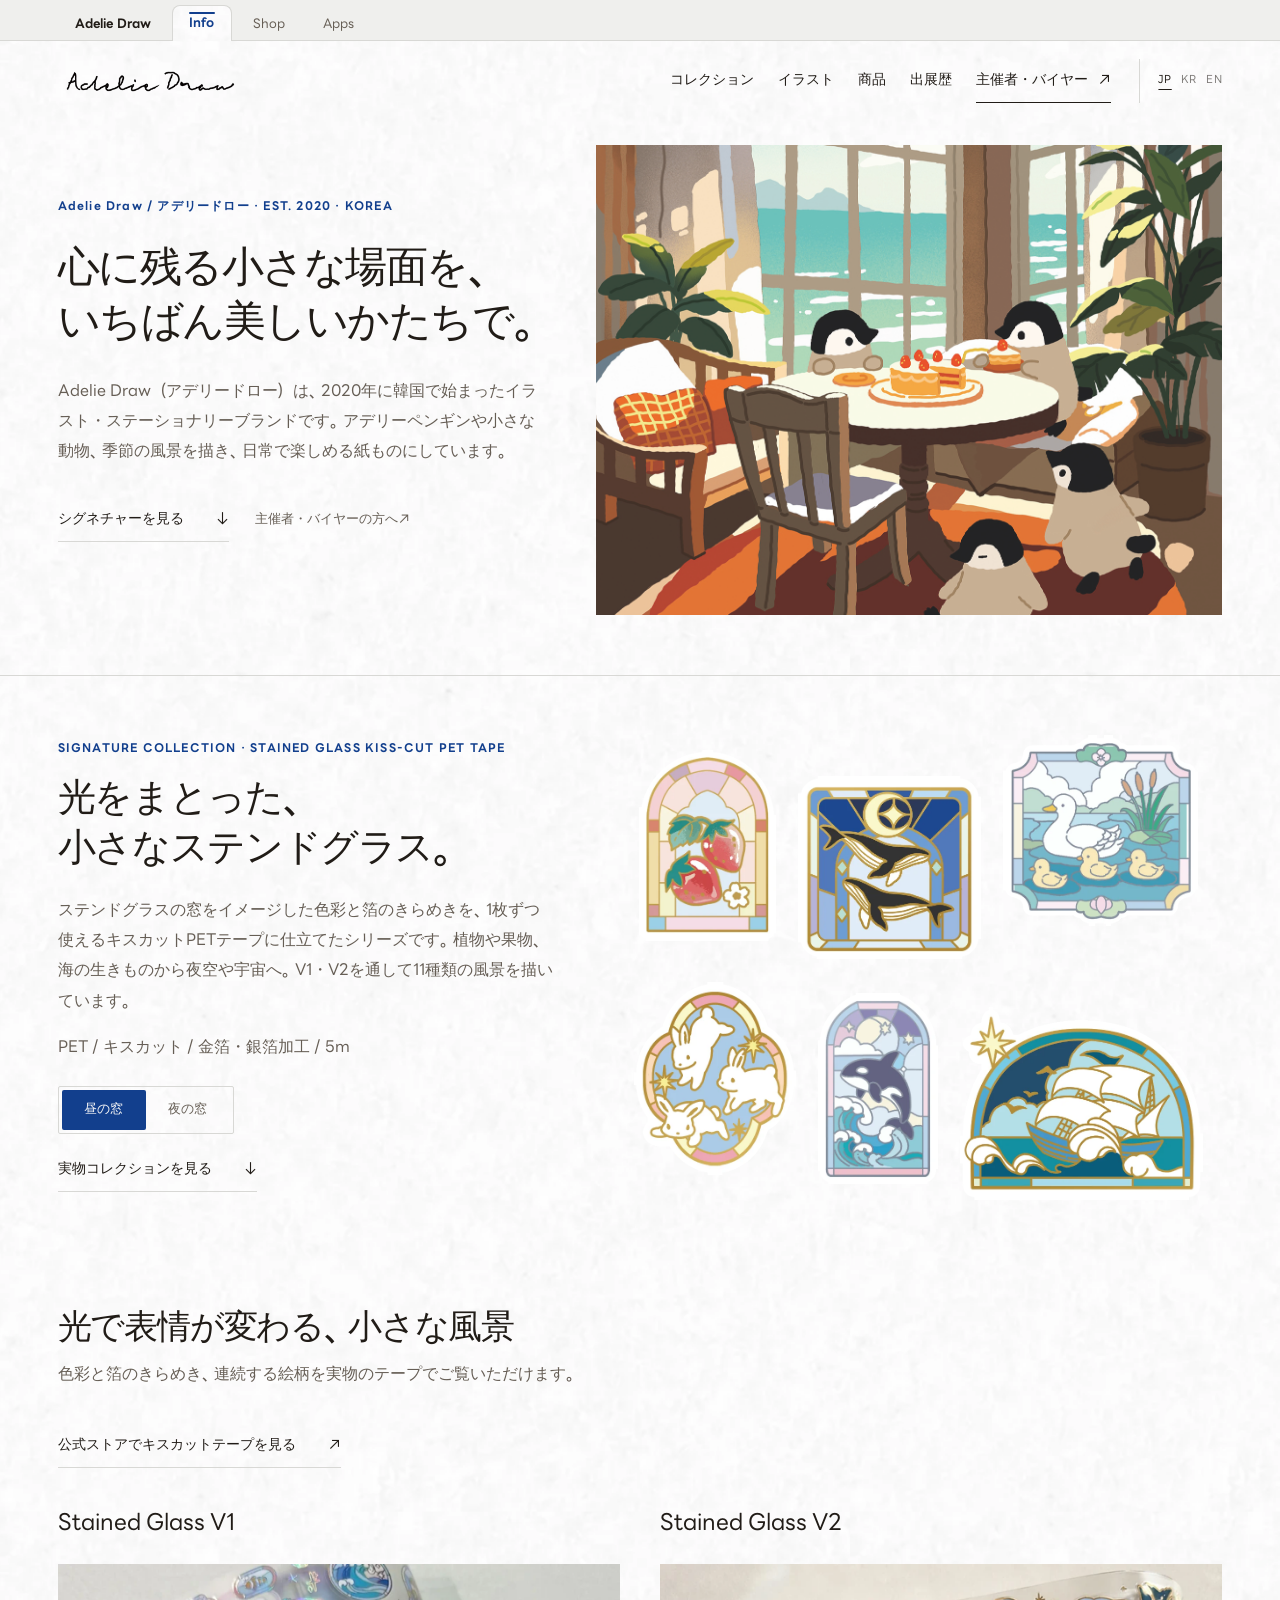
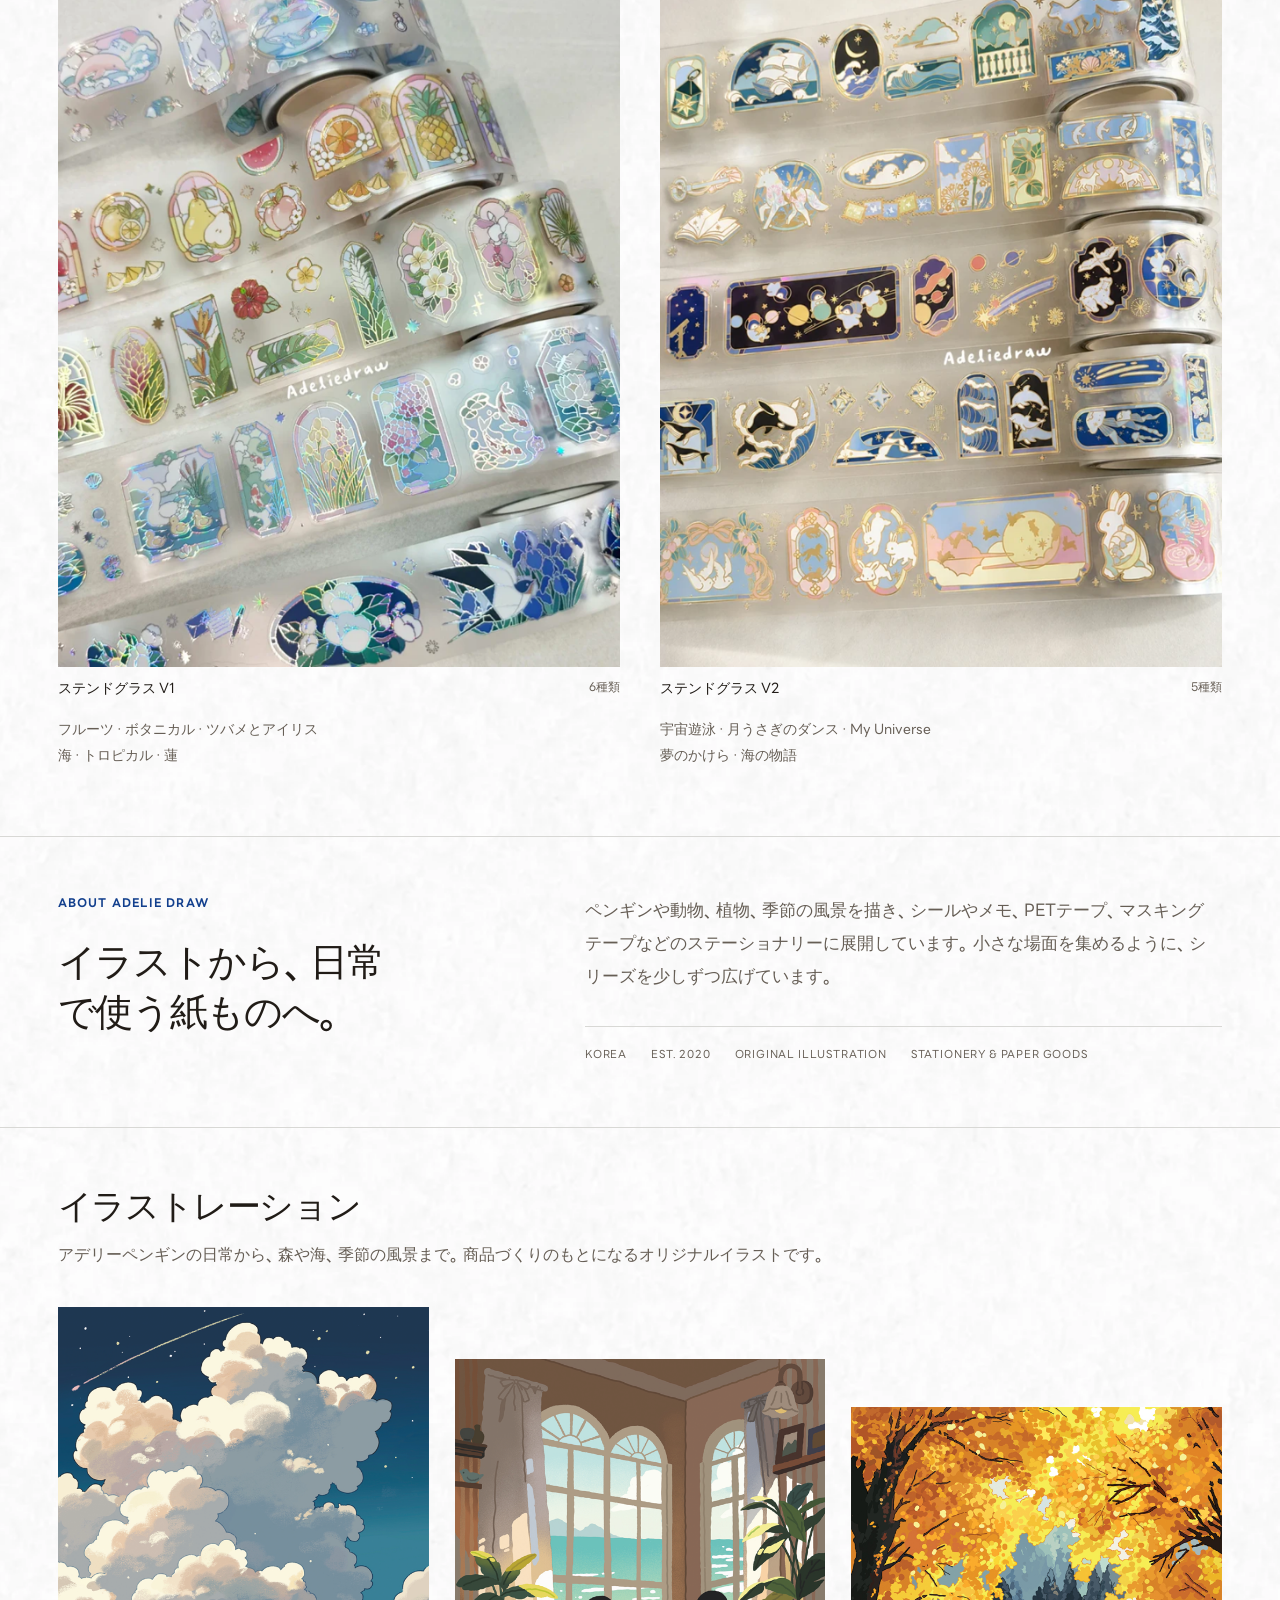
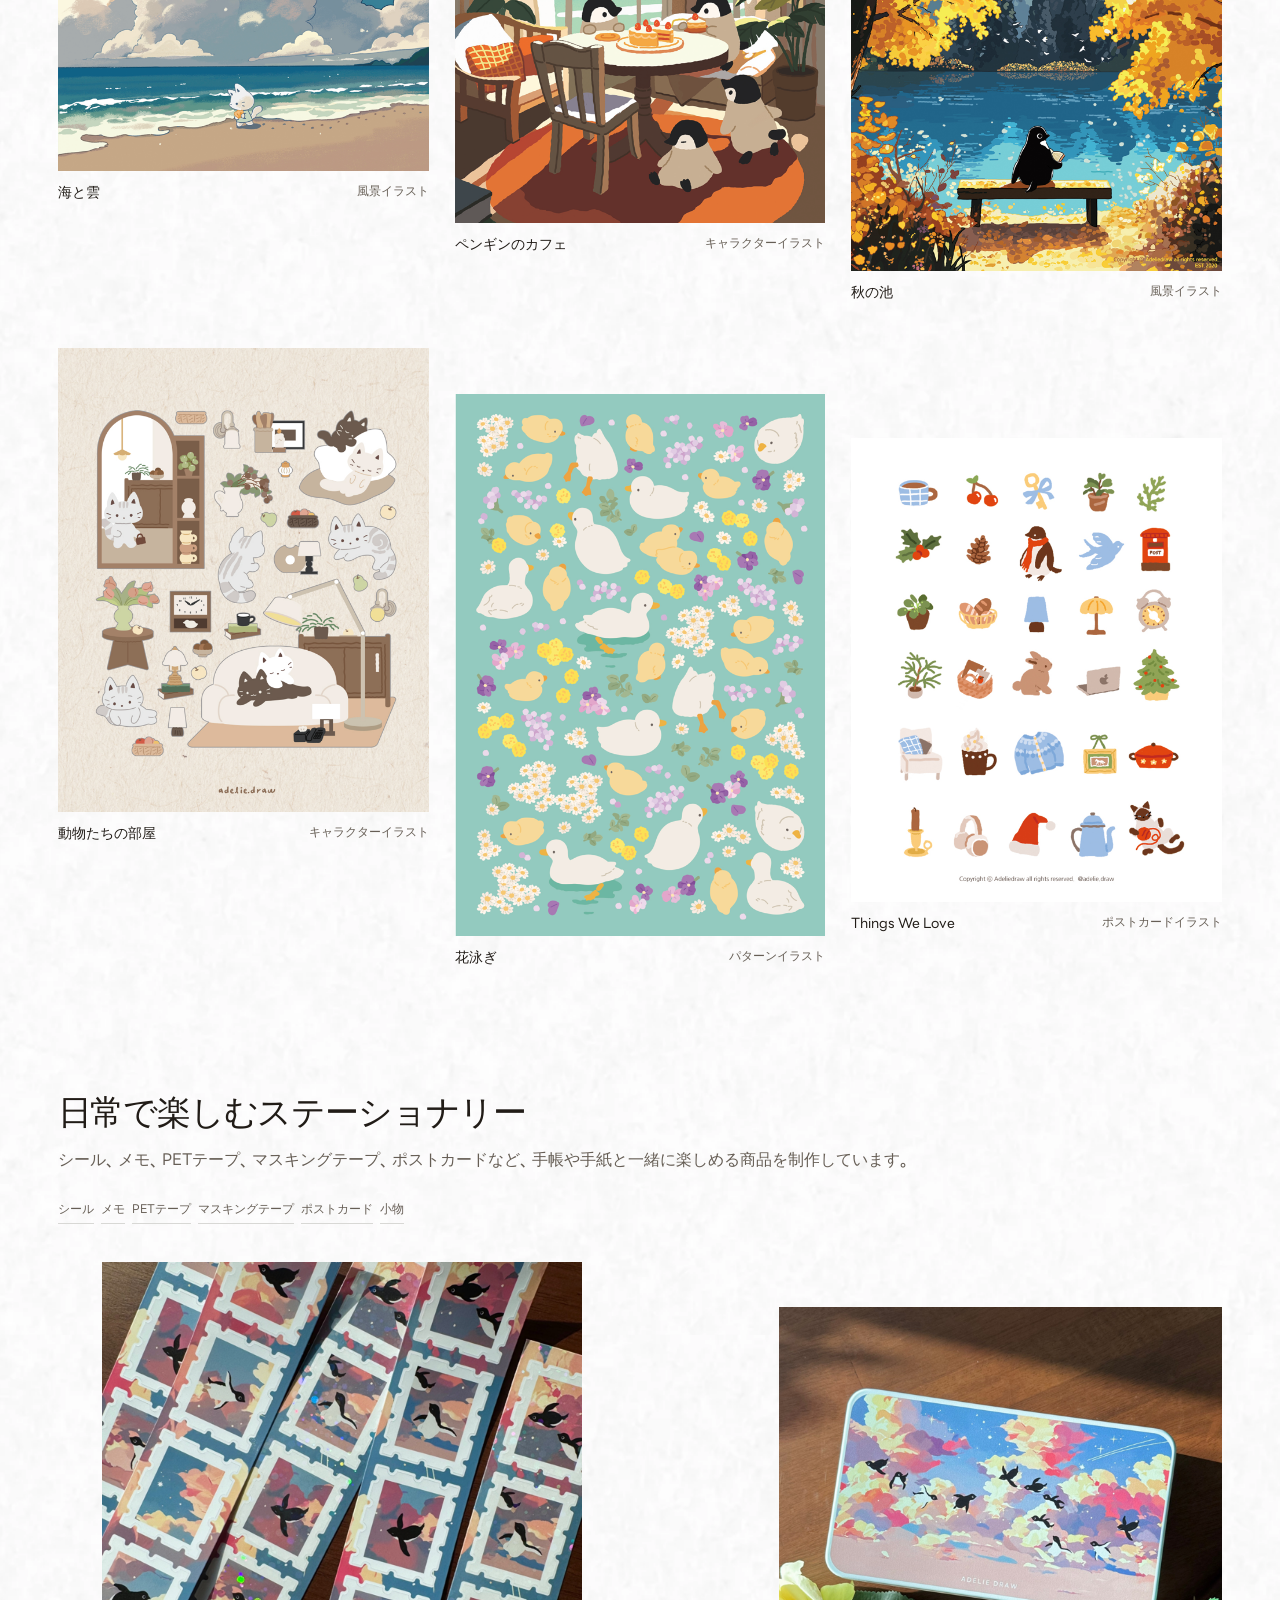
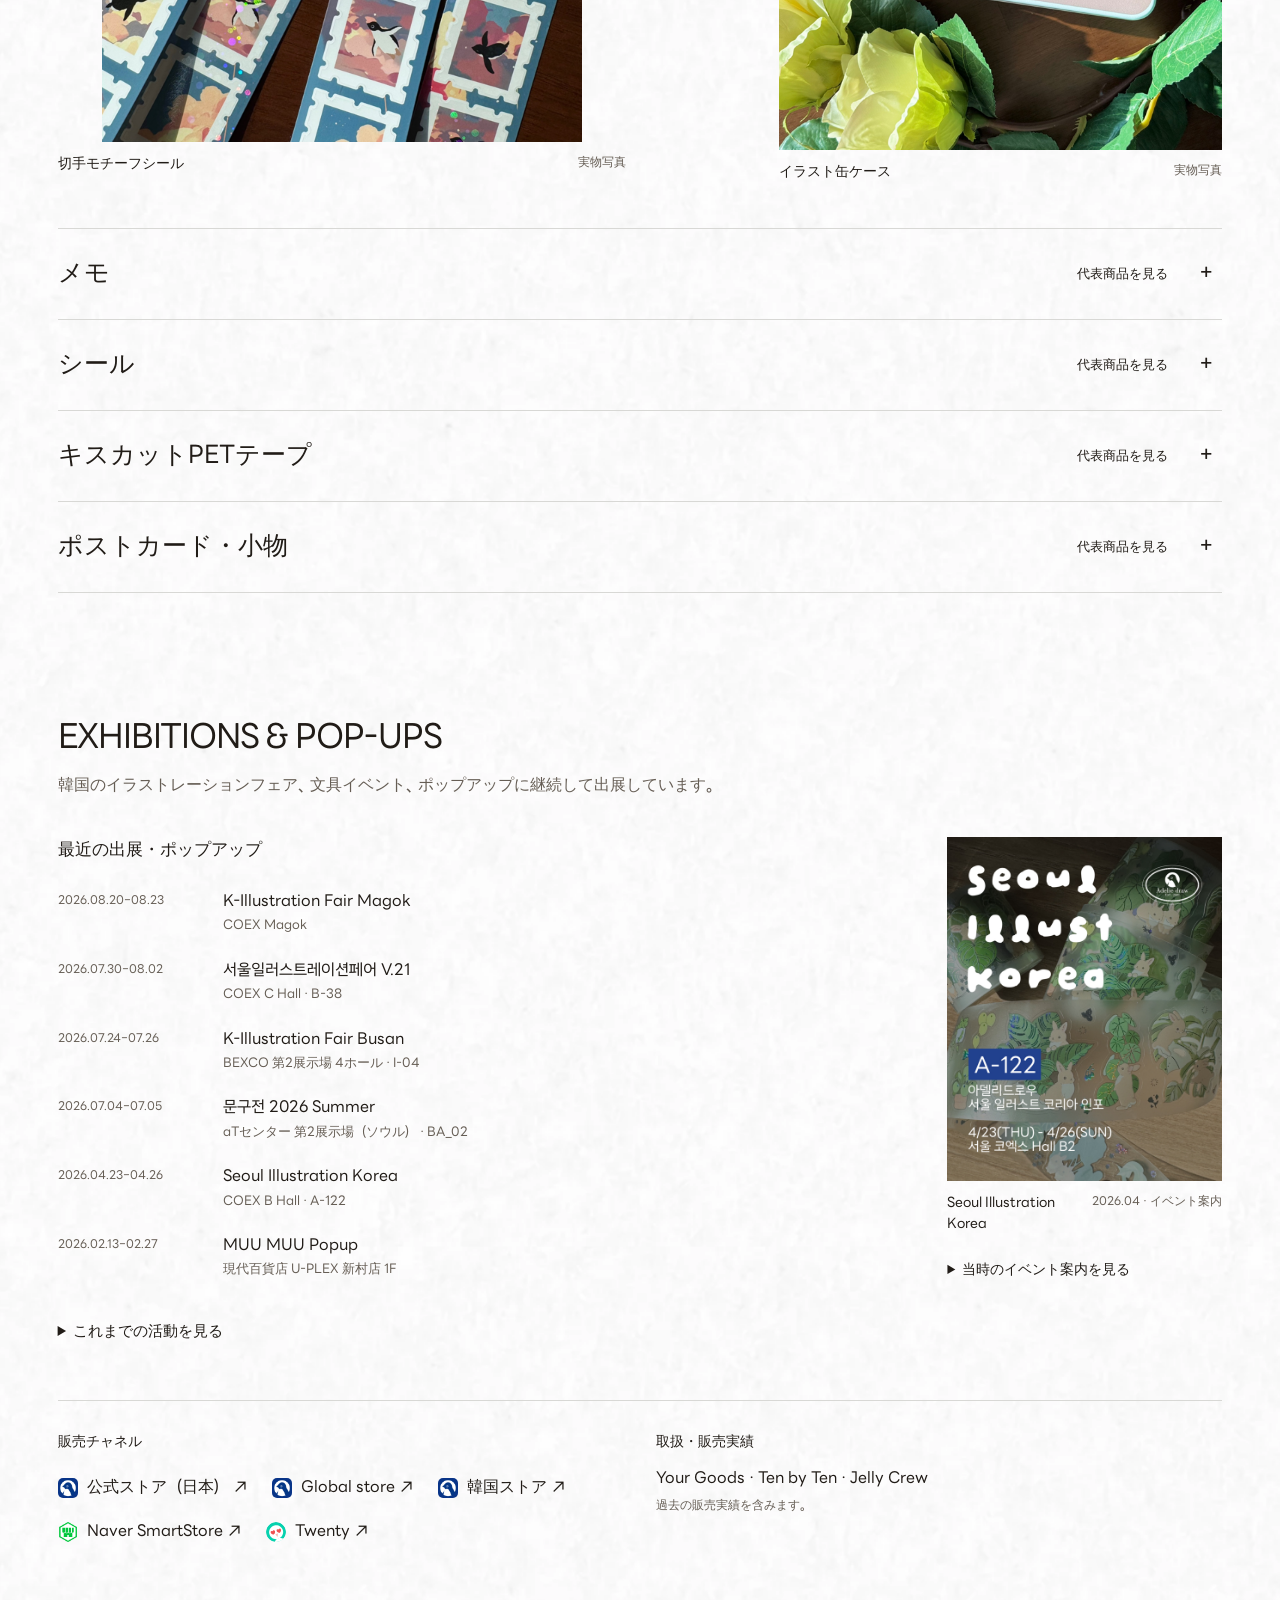
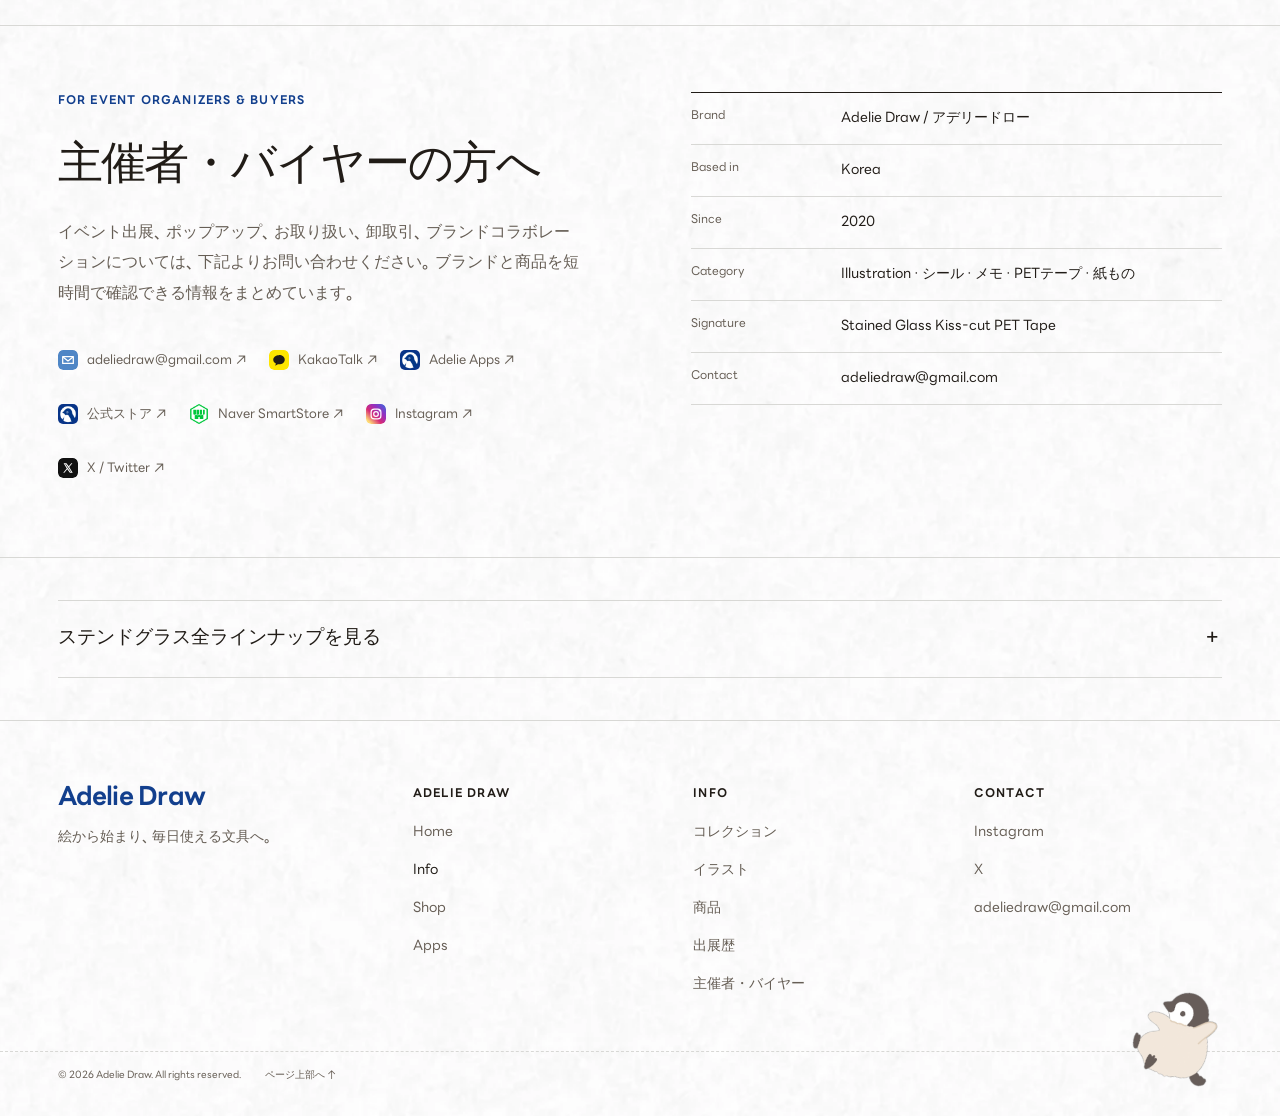
<file: public/ja/index.html>
<!doctype html>
<html lang="ja"><head><meta charset="utf-8"><meta name="viewport" content="width=device-width, initial-scale=1">
<title>Adelie Draw（アデリードロー）| 韓国のイラスト・ステーショナリーブランド</title>
<meta name="description" content="ペンギンや小さな動物、季節の風景を描く韓国のイラスト・ステーショナリーブランド、Adelie Draw。オリジナルイラストから生まれたシール、メモ、PETテープ、紙ものとイベント出展の記録をご紹介します。">
<meta name="theme-color" content="#faf9f6">
<link rel="canonical" href="https://info.adeliedraw.com/ja/">
<link rel="alternate" hreflang="ja" href="https://info.adeliedraw.com/ja/">
<link rel="alternate" hreflang="ko" href="https://info.adeliedraw.com/">
<link rel="alternate" hreflang="en" href="https://info.adeliedraw.com/en/">
<link rel="alternate" hreflang="x-default" href="https://info.adeliedraw.com/">
<meta property="og:site_name" content="Adelie Draw"><meta property="og:title" content="Adelie Draw（アデリードロー）| イラスト・紙もの・文具"><meta property="og:description" content="韓国発のイラスト・ステーショナリーブランド。シグネチャーコレクション、紙もの、イベント出展歴をご紹介します。"><meta property="og:url" content="https://info.adeliedraw.com/ja/"><meta property="og:image" content="https://info.adeliedraw.com/assets/share-1200-c5800b6f.jpg"><meta property="og:image:width" content="1200"><meta property="og:image:height" content="630"><meta property="og:type" content="website"><meta property="og:locale" content="ja_JP">
<meta name="twitter:card" content="summary_large_image"><meta name="twitter:title" content="Adelie Draw（アデリードロー）| イラスト・紙もの・文具"><meta name="twitter:description" content="韓国発のイラスト・ステーショナリーブランド。シグネチャーコレクション、紙もの、イベント出展歴をご紹介します。"><meta name="twitter:image" content="https://info.adeliedraw.com/assets/share-1200-c5800b6f.jpg">
<link rel="icon" href="../assets/logo-640-71a188d0.webp" type="image/webp"><link rel="sitemap" type="application/xml" href="https://info.adeliedraw.com/sitemap.xml"><link rel="preload" href="../brand/fonts/LINESeedKR-Rg.woff2" as="font" type="font/woff2" crossorigin><link rel="stylesheet" href="../brand/adelie-web.css"><link rel="stylesheet" href="../styles.css"><script src="../brand/adelie-web.js" defer></script><script src="../app.js" defer></script><script src="../light.js" defer></script>
<script type="application/ld+json">{"@context": "https://schema.org", "@type": "Organization", "name": "Adelie Draw", "alternateName": "アデリードロー", "url": "https://info.adeliedraw.com/ja/", "email": "mailto:adeliedraw@gmail.com", "foundingDate": "2020", "sameAs": ["https://www.instagram.com/adelie.draw/", "https://x.com/canvaswitch_", "https://smartstore.naver.com/adeliedraw", "https://twenty.style/profile/canvaswitch", "https://jp.adeliedraw.com/", "https://en.adeliedraw.com/", "https://shop.adeliedraw.com/"]}</script></head>
<body><a class="skip" href="#main">本文へスキップ</a><nav class="ad-brandbar" aria-label="Adelie Draw"><div class="ad-brandbar__inner"><ul class="ad-brandbar__list"><li><a class="ad-brandbar__tab ad-brandbar__home" href="https://adeliedraw.com/">Adelie Draw</a></li><li><a class="ad-brandbar__tab" href="https://info.adeliedraw.com/" aria-current="page">Info</a></li><li><a class="ad-brandbar__tab" href="https://jp.adeliedraw.com/">Shop</a></li><li><a class="ad-brandbar__tab" href="https://app.adeliedraw.com/">Apps</a></li></ul></div></nav>
<header class="header"><a class="brand" href="#top" aria-label="Adelie Draw ページ上部へ"><img src="../assets/logo-960-53f19fd9.webp" srcset="../assets/logo-640-71a188d0.webp 640w, ../assets/logo-960-53f19fd9.webp 960w" sizes="(max-width: 639px) 92vw, (max-width: 1023px) 45vw, 32vw" width="960" height="192" alt="Adelie Draw" loading="lazy" decoding="async"></a><button class="menu-toggle" type="button" aria-expanded="false" aria-controls="navigation">メニュー <span aria-hidden="true">＋</span></button><nav id="navigation" aria-label="Main"><a href="#signature">コレクション</a><a href="#works">イラスト</a><a href="#products">商品</a><a href="#exhibitions">出展歴</a><a href="#organizers">主催者・バイヤー <span aria-hidden="true">↗</span></a><div class="lang-switch" aria-label="Language"><a href="./" lang="ja" hreflang="ja" aria-current="page">JP</a><a href="../" lang="ko" hreflang="ko">KR</a><a href="../en/" lang="en" hreflang="en">EN</a></div></nav></header>
<main id="main">
<section class="hero wrap" id="top" aria-labelledby="brand-title"><div class="hero-copy"><p class="eyebrow">Adelie Draw / アデリードロー · EST. 2020 · KOREA</p><h1 id="brand-title"><span>心に残る小さな場面を、</span> <span>いちばん美しいかたちで。</span></h1><p class="intro">Adelie Draw（アデリードロー）は、2020年に韓国で始まったイラスト・ステーショナリーブランドです。アデリーペンギンや小さな動物、季節の風景を描き、日常で楽しめる紙ものにしています。</p><div class="hero-actions"><a class="text-link" href="#signature">シグネチャーを見る <span aria-hidden="true">↓</span></a><a class="quiet-link" href="#organizers">主催者・バイヤーの方へ <span aria-hidden="true">↗</span></a></div></div><figure class="hero-art"><img src="../assets/hero-1299-640f50bb.webp" srcset="../assets/hero-640-02fce27b.webp 640w, ../assets/hero-1299-640f50bb.webp 1299w" sizes="(max-width: 767px) 92vw, 58vw" width="1299" height="974" alt="ケーキを囲むアデリーペンギンたちのイラスト" fetchpriority="high" decoding="async"></figure></section>
<section class="glass-hero wrap" id="signature" aria-labelledby="signature-title"><div class="glass-intro"><p class="eyebrow">SIGNATURE COLLECTION · STAINED GLASS KISS-CUT PET TAPE</p><h2 id="signature-title"><span>光をまとった、</span> <span>小さなステンドグラス。</span></h2><p>ステンドグラスの窓をイメージした色彩と箔のきらめきを、1枚ずつ使えるキスカットPETテープに仕立てたシリーズです。植物や果物、海の生きものから夜空や宇宙へ。V1・V2を通して11種類の風景を描いています。</p><p class="glass-spec">PET / キスカット / 金箔・銀箔加工 / 5m</p><a class="text-link" href="#collections">実物コレクションを見る <span aria-hidden="true">↓</span></a></div><div class="glass-cluster" aria-label="Signature pieces"><a class="piece" style="--w:310;--h:433" href="../assets/kisscut/kc_0014-01-50399f9a.webp" data-lightbox data-caption="フルーツ · Stained Glass V1 · 01/13" data-theme="light" data-width="310" aria-label="フルーツ · Stained Glass V1 · 01/13 拡大表示"><img src="../assets/kisscut/kc_0014-01-50399f9a.webp" width="310" height="433" alt="フルーツ" loading="lazy" decoding="async"></a><a class="piece" style="--w:417;--h:417" href="../assets/kisscut/kc_0023-01-8949f271.webp" data-lightbox data-caption="宇宙遊泳 · Stained Glass V2 · 01/11" data-theme="dark" data-width="417" aria-label="宇宙遊泳 · Stained Glass V2 · 01/11 拡大表示"><img src="../assets/kisscut/kc_0023-01-8949f271.webp" width="417" height="417" alt="宇宙遊泳" loading="lazy" decoding="async"></a><a class="piece" style="--w:443;--h:434" href="../assets/kisscut/kc_0016-08-ddae94f2.webp" data-lightbox data-caption="蓮 · Stained Glass V1 · 08/16" data-theme="light" data-width="443" aria-label="蓮 · Stained Glass V1 · 08/16 拡大表示"><img src="../assets/kisscut/kc_0016-08-ddae94f2.webp" width="443" height="434" alt="蓮" loading="lazy" decoding="async"></a><a class="piece" style="--w:370;--h:438" href="../assets/kisscut/kc_0024-03-611378e8.webp" data-lightbox data-caption="月うさぎのダンス · Stained Glass V2 · 03/6" data-theme="dark" data-width="370" aria-label="月うさぎのダンス · Stained Glass V2 · 03/6 拡大表示"><img src="../assets/kisscut/kc_0024-03-611378e8.webp" width="370" height="438" alt="月うさぎのダンス" loading="lazy" decoding="async"></a><a class="piece" style="--w:271;--h:434" href="../assets/kisscut/kc_0015-02-289e00f9.webp" data-lightbox data-caption="海 · Stained Glass V1 · 02/19" data-theme="light" data-width="271" aria-label="海 · Stained Glass V1 · 02/19 拡大表示"><img src="../assets/kisscut/kc_0015-02-289e00f9.webp" width="271" height="434" alt="海" loading="lazy" decoding="async"></a><a class="piece" style="--w:554;--h:439" href="../assets/kisscut/kc_0020-02-09dc17ef.webp" data-lightbox data-caption="海の物語 · Stained Glass V2 · 02/9" data-theme="dark" data-width="554" aria-label="海の物語 · Stained Glass V2 · 02/9 拡大表示"><img src="../assets/kisscut/kc_0020-02-09dc17ef.webp" width="554" height="439" alt="海の物語" loading="lazy" decoding="async"></a></div></section>
<section class="section wrap kisscut-materials" id="collections" aria-labelledby="collection-title"><div class="section-heading"><h2 id="collection-title">光で表情が変わる、小さな風景</h2><p>色彩と箔のきらめき、連続する絵柄を実物のテープでご覧いただけます。</p><a class="text-link" href="https://jp.adeliedraw.com/?category=kisscut#adelie-products" target="_blank" rel="noopener noreferrer">公式ストアでキスカットテープを見る <span aria-hidden="true">↗</span></a></div><div class="collection-pair"><article id="collection-v1"><h3>Stained Glass V1</h3><figure class=""><a class="image-link" href="../assets/collection-v1-800-272611c9.webp" data-lightbox aria-label="ステンドグラス V1 拡大表示"><img src="../assets/collection-v1-800-272611c9.webp" srcset="../assets/collection-v1-640-94d15cc2.webp 640w, ../assets/collection-v1-800-272611c9.webp 800w" sizes="(max-width: 639px) 92vw, (max-width: 1023px) 45vw, 32vw" width="800" height="1000" alt="ステンドグラス V1" loading="lazy" decoding="async"></a><figcaption><span>ステンドグラス V1</span><span class="caption-detail">6種類</span></figcaption></figure><p>フルーツ · ボタニカル · ツバメとアイリス<br>海 · トロピカル · 蓮</p></article><article id="collection-v2"><h3>Stained Glass V2</h3><figure class=""><a class="image-link" href="../assets/collection-800-b5604fee.webp" data-lightbox aria-label="ステンドグラス V2 拡大表示"><img src="../assets/collection-800-b5604fee.webp" srcset="../assets/collection-640-39f688e8.webp 640w, ../assets/collection-800-b5604fee.webp 800w" sizes="(max-width: 639px) 92vw, (max-width: 1023px) 45vw, 32vw" width="800" height="1000" alt="ステンドグラス V2" loading="lazy" decoding="async"></a><figcaption><span>ステンドグラス V2</span><span class="caption-detail">5種類</span></figcaption></figure><p>宇宙遊泳 · 月うさぎのダンス · My Universe<br>夢のかけら · 海の物語</p></article></div></section>
<section class="about-section wrap" id="about" aria-labelledby="about-title"><div><p class="eyebrow">ABOUT ADELIE DRAW</p><h2 id="about-title">イラストから、日常で使う紙ものへ。</h2></div><div><p class="about-copy">ペンギンや動物、植物、季節の風景を描き、シールやメモ、PETテープ、マスキングテープなどのステーショナリーに展開しています。小さな場面を集めるように、シリーズを少しずつ広げています。</p><ul class="fact-list"><li>KOREA</li><li>EST. 2020</li><li>ORIGINAL ILLUSTRATION</li><li>STATIONERY &amp; PAPER GOODS</li></ul></div></section>
<section class="section wrap" id="works" aria-labelledby="works-title"><div class="section-heading"><h2 id="works-title">イラストレーション</h2><p>アデリーペンギンの日常から、森や海、季節の風景まで。商品づくりのもとになるオリジナルイラストです。</p></div><div class="works-gallery"><figure class=""><a class="image-link" href="../assets/sea-1280-791c4300.webp" data-lightbox aria-label="海と雲 拡大表示"><img src="../assets/sea-1280-791c4300.webp" srcset="../assets/sea-640-3817a66d.webp 640w, ../assets/sea-1280-791c4300.webp 1280w" sizes="(max-width: 639px) 92vw, (max-width: 1023px) 45vw, 32vw" width="1280" height="1600" alt="海と雲" loading="lazy" decoding="async"></a><figcaption><span>海と雲</span><span class="caption-detail">風景イラスト</span></figcaption></figure><figure class=""><a class="image-link" href="../assets/cafe-1280-3fc779c8.webp" data-lightbox aria-label="ペンギンのカフェ 拡大表示"><img src="../assets/cafe-1280-3fc779c8.webp" srcset="../assets/cafe-640-34a299a8.webp 640w, ../assets/cafe-1280-3fc779c8.webp 1280w" sizes="(max-width: 639px) 92vw, (max-width: 1023px) 45vw, 32vw" width="1280" height="1600" alt="ペンギンのカフェ" loading="lazy" decoding="async"></a><figcaption><span>ペンギンのカフェ</span><span class="caption-detail">キャラクターイラスト</span></figcaption></figure><figure class=""><a class="image-link" href="../assets/autumn-1080-d01e65e3.webp" data-lightbox aria-label="秋の池 拡大表示"><img src="../assets/autumn-1080-d01e65e3.webp" srcset="../assets/autumn-640-cf03b8c3.webp 640w, ../assets/autumn-1080-d01e65e3.webp 1080w" sizes="(max-width: 639px) 92vw, (max-width: 1023px) 45vw, 32vw" width="1080" height="1351" alt="秋の池" loading="lazy" decoding="async"></a><figcaption><span>秋の池</span><span class="caption-detail">風景イラスト</span></figcaption></figure><figure class=""><a class="image-link" href="../assets/room-1080-7adec6e8.webp" data-lightbox aria-label="動物たちの部屋 拡大表示"><img src="../assets/room-1080-7adec6e8.webp" srcset="../assets/room-640-fdd5f24f.webp 640w, ../assets/room-1080-7adec6e8.webp 1080w" sizes="(max-width: 639px) 92vw, (max-width: 1023px) 45vw, 32vw" width="1080" height="1350" alt="動物たちの部屋" loading="lazy" decoding="async"></a><figcaption><span>動物たちの部屋</span><span class="caption-detail">キャラクターイラスト</span></figcaption></figure><figure class=""><a class="image-link" href="../assets/flowers-1096-9d5a98dd.webp" data-lightbox aria-label="花泳ぎ 拡大表示"><img src="../assets/flowers-1096-9d5a98dd.webp" srcset="../assets/flowers-640-51db934f.webp 640w, ../assets/flowers-1096-9d5a98dd.webp 1096w" sizes="(max-width: 639px) 92vw, (max-width: 1023px) 45vw, 32vw" width="1096" height="1600" alt="花泳ぎ" loading="lazy" decoding="async"></a><figcaption><span>花泳ぎ</span><span class="caption-detail">パターンイラスト</span></figcaption></figure><figure class=""><a class="image-link" href="../assets/love-1080-1a9fa79d.webp" data-lightbox aria-label="Things We Love 拡大表示"><img src="../assets/love-1080-1a9fa79d.webp" srcset="../assets/love-640-9f982eb0.webp 640w, ../assets/love-1080-1a9fa79d.webp 1080w" sizes="(max-width: 639px) 92vw, (max-width: 1023px) 45vw, 32vw" width="1080" height="1350" alt="Things We Love" loading="lazy" decoding="async"></a><figcaption><span>Things We Love</span><span class="caption-detail">ポストカードイラスト</span></figcaption></figure></div></section>
<section class="section wrap" id="products" aria-labelledby="products-title"><div class="section-heading"><h2 id="products-title">日常で楽しむステーショナリー</h2><p>シール、メモ、PETテープ、マスキングテープ、ポストカードなど、手帳や手紙と一緒に楽しめる商品を制作しています。</p><ul class="range-list"><li>シール</li><li>メモ</li><li>PETテープ</li><li>マスキングテープ</li><li>ポストカード</li><li>小物</li></ul></div><div class="product-materials"><figure class=""><a class="image-link" href="../assets/stamps-1440-635d942e.webp" data-lightbox aria-label="切手モチーフシール 拡大表示"><img src="../assets/stamps-1440-635d942e.webp" srcset="../assets/stamps-640-3da2fb29.webp 640w, ../assets/stamps-1440-635d942e.webp 1440w" sizes="(max-width: 639px) 92vw, (max-width: 1023px) 45vw, 32vw" width="1440" height="1440" alt="切手モチーフシール" loading="lazy" decoding="async"></a><figcaption><span>切手モチーフシール</span><span class="caption-detail">実物写真</span></figcaption></figure><figure class=""><a class="image-link" href="../assets/tin-1440-765bccea.webp" data-lightbox aria-label="イラスト缶ケース 拡大表示"><img src="../assets/tin-1440-765bccea.webp" srcset="../assets/tin-640-a2135627.webp 640w, ../assets/tin-1440-765bccea.webp 1440w" sizes="(max-width: 639px) 92vw, (max-width: 1023px) 45vw, 32vw" width="1440" height="1440" alt="イラスト缶ケース" loading="lazy" decoding="async"></a><figcaption><span>イラスト缶ケース</span><span class="caption-detail">実物写真</span></figcaption></figure></div><div class="product-categories"><details class="product-category"><summary><span>メモ</span><span class="disclosure-action"><span class="when-closed">代表商品を見る</span><span class="when-open">閉じる</span><b aria-hidden="true">＋</b></span></summary><p class="category-note">手帳やデスクで使える、イラスト入りのメモパッド。</p><div class="category-gallery"><figure class=""><a class="image-link" href="../assets/memo-moon-800-cedb248d.webp" data-lightbox aria-label="満月メモ 拡大表示"><img src="../assets/memo-moon-800-cedb248d.webp" srcset="../assets/memo-moon-640-ffd9173c.webp 640w, ../assets/memo-moon-800-cedb248d.webp 800w" sizes="(max-width: 639px) 92vw, (max-width: 1023px) 45vw, 32vw" width="800" height="800" alt="満月メモ" loading="lazy" decoding="async"></a><figcaption><span>満月メモ</span><span class="caption-detail"></span></figcaption></figure><figure class=""><a class="image-link" href="../assets/memo-stars-800-ea6e0d11.webp" data-lightbox aria-label="星泳ぎメモ 拡大表示"><img src="../assets/memo-stars-800-ea6e0d11.webp" srcset="../assets/memo-stars-640-e6df4a5d.webp 640w, ../assets/memo-stars-800-ea6e0d11.webp 800w" sizes="(max-width: 639px) 92vw, (max-width: 1023px) 45vw, 32vw" width="800" height="800" alt="星泳ぎメモ" loading="lazy" decoding="async"></a><figcaption><span>星泳ぎメモ</span><span class="caption-detail"></span></figcaption></figure><figure class=""><a class="image-link" href="../assets/memo-sea-800-0f0daaac.webp" data-lightbox aria-label="海の中メモ 拡大表示"><img src="../assets/memo-sea-800-0f0daaac.webp" srcset="../assets/memo-sea-640-738ee2f0.webp 640w, ../assets/memo-sea-800-0f0daaac.webp 800w" sizes="(max-width: 639px) 92vw, (max-width: 1023px) 45vw, 32vw" width="800" height="800" alt="海の中メモ" loading="lazy" decoding="async"></a><figcaption><span>海の中メモ</span><span class="caption-detail"></span></figcaption></figure><figure class=""><a class="image-link" href="../assets/memo-fresh-800-49707b42.webp" data-lightbox aria-label="フレッシュメモ 拡大表示"><img src="../assets/memo-fresh-800-49707b42.webp" srcset="../assets/memo-fresh-640-338b9ffe.webp 640w, ../assets/memo-fresh-800-49707b42.webp 800w" sizes="(max-width: 639px) 92vw, (max-width: 1023px) 45vw, 32vw" width="800" height="800" alt="フレッシュメモ" loading="lazy" decoding="async"></a><figcaption><span>フレッシュメモ</span><span class="caption-detail"></span></figcaption></figure><figure class=""><a class="image-link" href="../assets/memo-meal-800-a7d973a0.webp" data-lightbox aria-label="食事をしましょう メモ 拡大表示"><img src="../assets/memo-meal-800-a7d973a0.webp" srcset="../assets/memo-meal-640-bb187ceb.webp 640w, ../assets/memo-meal-800-a7d973a0.webp 800w" sizes="(max-width: 639px) 92vw, (max-width: 1023px) 45vw, 32vw" width="800" height="800" alt="食事をしましょう メモ" loading="lazy" decoding="async"></a><figcaption><span>食事をしましょう メモ</span><span class="caption-detail"></span></figcaption></figure><figure class=""><a class="image-link" href="../assets/memo-fox-800-aecdca46.webp" data-lightbox aria-label="食パンキツネ メモ 拡大表示"><img src="../assets/memo-fox-800-aecdca46.webp" srcset="../assets/memo-fox-640-c78a7fd1.webp 640w, ../assets/memo-fox-800-aecdca46.webp 800w" sizes="(max-width: 639px) 92vw, (max-width: 1023px) 45vw, 32vw" width="800" height="800" alt="食パンキツネ メモ" loading="lazy" decoding="async"></a><figcaption><span>食パンキツネ メモ</span><span class="caption-detail"></span></figcaption></figure><figure class=""><a class="image-link" href="../assets/memo-green-800-8b0ca7d6.webp" data-lightbox aria-label="グリーナリー メモ 拡大表示"><img src="../assets/memo-green-800-8b0ca7d6.webp" srcset="../assets/memo-green-640-65ed843d.webp 640w, ../assets/memo-green-800-8b0ca7d6.webp 800w" sizes="(max-width: 639px) 92vw, (max-width: 1023px) 45vw, 32vw" width="800" height="800" alt="グリーナリー メモ" loading="lazy" decoding="async"></a><figcaption><span>グリーナリー メモ</span><span class="caption-detail"></span></figcaption></figure></div><a class="text-link category-shop" href="https://jp.adeliedraw.com/?category=paper#adelie-products" target="_blank" rel="noopener noreferrer">公式ストアで見る <span aria-hidden="true">↗</span></a></details><details class="product-category"><summary><span>シール</span><span class="disclosure-action"><span class="when-closed">代表商品を見る</span><span class="when-open">閉じる</span><b aria-hidden="true">＋</b></span></summary><p class="category-note">動物や季節の小さな場面を、手帳・手紙・アルバムのアクセントに。</p><div class="category-gallery"><figure class=""><a class="image-link" href="../assets/sticker-cats-800-e72f70cf.webp" data-lightbox aria-label="フルーツ猫シール 拡大表示"><img src="../assets/sticker-cats-800-e72f70cf.webp" srcset="../assets/sticker-cats-640-f8b04c42.webp 640w, ../assets/sticker-cats-800-e72f70cf.webp 800w" sizes="(max-width: 639px) 92vw, (max-width: 1023px) 45vw, 32vw" width="800" height="800" alt="フルーツ猫シール" loading="lazy" decoding="async"></a><figcaption><span>フルーツ猫シール</span><span class="caption-detail"></span></figcaption></figure><figure class=""><a class="image-link" href="../assets/sticker-clover-800-06065306.webp" data-lightbox aria-label="クローバーとうさぎシール 拡大表示"><img src="../assets/sticker-clover-800-06065306.webp" srcset="../assets/sticker-clover-640-0fa36b8d.webp 640w, ../assets/sticker-clover-800-06065306.webp 800w" sizes="(max-width: 639px) 92vw, (max-width: 1023px) 45vw, 32vw" width="800" height="800" alt="クローバーとうさぎシール" loading="lazy" decoding="async"></a><figcaption><span>クローバーとうさぎシール</span><span class="caption-detail"></span></figcaption></figure><figure class=""><a class="image-link" href="../assets/sticker-cafe-800-50d658ea.webp" data-lightbox aria-label="海の見えるカフェ シール 拡大表示"><img src="../assets/sticker-cafe-800-50d658ea.webp" srcset="../assets/sticker-cafe-640-c1c77302.webp 640w, ../assets/sticker-cafe-800-50d658ea.webp 800w" sizes="(max-width: 639px) 92vw, (max-width: 1023px) 45vw, 32vw" width="800" height="800" alt="海の見えるカフェ シール" loading="lazy" decoding="async"></a><figcaption><span>海の見えるカフェ シール</span><span class="caption-detail"></span></figcaption></figure><figure class=""><a class="image-link" href="../assets/sticker-lemon-800-dbd578d8.webp" data-lightbox aria-label="レモンパウンドケーキ シール 拡大表示"><img src="../assets/sticker-lemon-800-dbd578d8.webp" srcset="../assets/sticker-lemon-640-284d84cc.webp 640w, ../assets/sticker-lemon-800-dbd578d8.webp 800w" sizes="(max-width: 639px) 92vw, (max-width: 1023px) 45vw, 32vw" width="800" height="800" alt="レモンパウンドケーキ シール" loading="lazy" decoding="async"></a><figcaption><span>レモンパウンドケーキ シール</span><span class="caption-detail"></span></figcaption></figure><figure class=""><a class="image-link" href="../assets/sticker-knitting-800-f86774f1.webp" data-lightbox aria-label="編み物の時間 シール 拡大表示"><img src="../assets/sticker-knitting-800-f86774f1.webp" srcset="../assets/sticker-knitting-640-57866787.webp 640w, ../assets/sticker-knitting-800-f86774f1.webp 800w" sizes="(max-width: 639px) 92vw, (max-width: 1023px) 45vw, 32vw" width="800" height="800" alt="編み物の時間 シール" loading="lazy" decoding="async"></a><figcaption><span>編み物の時間 シール</span><span class="caption-detail"></span></figcaption></figure><figure class=""><a class="image-link" href="../assets/sticker-snow-800-5f1f4e13.webp" data-lightbox aria-label="雪の妖精たちのダンス シール 拡大表示"><img src="../assets/sticker-snow-800-5f1f4e13.webp" srcset="../assets/sticker-snow-640-9c8e818e.webp 640w, ../assets/sticker-snow-800-5f1f4e13.webp 800w" sizes="(max-width: 639px) 92vw, (max-width: 1023px) 45vw, 32vw" width="800" height="800" alt="雪の妖精たちのダンス シール" loading="lazy" decoding="async"></a><figcaption><span>雪の妖精たちのダンス シール</span><span class="caption-detail"></span></figcaption></figure></div><a class="text-link category-shop" href="https://jp.adeliedraw.com/?category=sticker#adelie-products" target="_blank" rel="noopener noreferrer">公式ストアで見る <span aria-hidden="true">↗</span></a></details><details class="product-category"><summary><span>キスカットPETテープ</span><span class="disclosure-action"><span class="when-closed">代表商品を見る</span><span class="when-open">閉じる</span><b aria-hidden="true">＋</b></span></summary><p class="category-note">透明PETとカットラインを生かし、1枚ずつ使えるデコレーションテープ。</p><h3 class="category-subtitle">Stained Glass V1</h3><div class="category-gallery"><figure class=""><a class="image-link" href="../assets/v1-fruit-800-79fd3c45.webp" data-lightbox aria-label="フルーツ 拡大表示"><img src="../assets/v1-fruit-800-79fd3c45.webp" srcset="../assets/v1-fruit-640-2c729d69.webp 640w, ../assets/v1-fruit-800-79fd3c45.webp 800w" sizes="(max-width: 639px) 92vw, (max-width: 1023px) 45vw, 32vw" width="800" height="1000" alt="フルーツ" loading="lazy" decoding="async"></a><figcaption><span>フルーツ</span><span class="caption-detail"></span></figcaption></figure><figure class=""><a class="image-link" href="../assets/v1-botanical-800-26d731a0.webp" data-lightbox aria-label="ボタニカル 拡大表示"><img src="../assets/v1-botanical-800-26d731a0.webp" srcset="../assets/v1-botanical-640-408aabff.webp 640w, ../assets/v1-botanical-800-26d731a0.webp 800w" sizes="(max-width: 639px) 92vw, (max-width: 1023px) 45vw, 32vw" width="800" height="1000" alt="ボタニカル" loading="lazy" decoding="async"></a><figcaption><span>ボタニカル</span><span class="caption-detail"></span></figcaption></figure><figure class=""><a class="image-link" href="../assets/v1-swallow-800-2420fae1.webp" data-lightbox aria-label="ツバメとアイリス 拡大表示"><img src="../assets/v1-swallow-800-2420fae1.webp" srcset="../assets/v1-swallow-640-a74fc9b2.webp 640w, ../assets/v1-swallow-800-2420fae1.webp 800w" sizes="(max-width: 639px) 92vw, (max-width: 1023px) 45vw, 32vw" width="800" height="1000" alt="ツバメとアイリス" loading="lazy" decoding="async"></a><figcaption><span>ツバメとアイリス</span><span class="caption-detail"></span></figcaption></figure><figure class=""><a class="image-link" href="../assets/v1-ocean-800-bdc6717d.webp" data-lightbox aria-label="海 拡大表示"><img src="../assets/v1-ocean-800-bdc6717d.webp" srcset="../assets/v1-ocean-640-6042cc73.webp 640w, ../assets/v1-ocean-800-bdc6717d.webp 800w" sizes="(max-width: 639px) 92vw, (max-width: 1023px) 45vw, 32vw" width="800" height="1000" alt="海" loading="lazy" decoding="async"></a><figcaption><span>海</span><span class="caption-detail"></span></figcaption></figure><figure class=""><a class="image-link" href="../assets/v1-tropical-800-708687dc.webp" data-lightbox aria-label="トロピカル 拡大表示"><img src="../assets/v1-tropical-800-708687dc.webp" srcset="../assets/v1-tropical-640-08b9d568.webp 640w, ../assets/v1-tropical-800-708687dc.webp 800w" sizes="(max-width: 639px) 92vw, (max-width: 1023px) 45vw, 32vw" width="800" height="1000" alt="トロピカル" loading="lazy" decoding="async"></a><figcaption><span>トロピカル</span><span class="caption-detail"></span></figcaption></figure><figure class=""><a class="image-link" href="../assets/v1-lotus-800-9aa3824a.webp" data-lightbox aria-label="蓮 拡大表示"><img src="../assets/v1-lotus-800-9aa3824a.webp" srcset="../assets/v1-lotus-640-5aeea92c.webp 640w, ../assets/v1-lotus-800-9aa3824a.webp 800w" sizes="(max-width: 639px) 92vw, (max-width: 1023px) 45vw, 32vw" width="800" height="1000" alt="蓮" loading="lazy" decoding="async"></a><figcaption><span>蓮</span><span class="caption-detail"></span></figcaption></figure></div><h3 class="category-subtitle">Stained Glass V2</h3><div class="category-gallery"><figure class=""><a class="image-link" href="../assets/space-800-9f8307cb.webp" data-lightbox aria-label="宇宙遊泳 拡大表示"><img src="../assets/space-800-9f8307cb.webp" srcset="../assets/space-640-46b7bf92.webp 640w, ../assets/space-800-9f8307cb.webp 800w" sizes="(max-width: 639px) 92vw, (max-width: 1023px) 45vw, 32vw" width="800" height="1000" alt="宇宙遊泳" loading="lazy" decoding="async"></a><figcaption><span>宇宙遊泳</span><span class="caption-detail"></span></figcaption></figure><figure class=""><a class="image-link" href="../assets/moon-rabbit-800-cd17cbb2.webp" data-lightbox aria-label="月うさぎのダンス 拡大表示"><img src="../assets/moon-rabbit-800-cd17cbb2.webp" srcset="../assets/moon-rabbit-640-47fb8232.webp 640w, ../assets/moon-rabbit-800-cd17cbb2.webp 800w" sizes="(max-width: 639px) 92vw, (max-width: 1023px) 45vw, 32vw" width="800" height="1000" alt="月うさぎのダンス" loading="lazy" decoding="async"></a><figcaption><span>月うさぎのダンス</span><span class="caption-detail"></span></figcaption></figure><figure class=""><a class="image-link" href="../assets/universe-800-45fd562a.webp" data-lightbox aria-label="My Universe / マイ・ユニバース 拡大表示"><img src="../assets/universe-800-45fd562a.webp" srcset="../assets/universe-640-9dec75f6.webp 640w, ../assets/universe-800-45fd562a.webp 800w" sizes="(max-width: 639px) 92vw, (max-width: 1023px) 45vw, 32vw" width="800" height="1000" alt="My Universe / マイ・ユニバース" loading="lazy" decoding="async"></a><figcaption><span>My Universe / マイ・ユニバース</span><span class="caption-detail"></span></figcaption></figure><figure class=""><a class="image-link" href="../assets/dream-800-aadb3776.webp" data-lightbox aria-label="夢のかけら 拡大表示"><img src="../assets/dream-800-aadb3776.webp" srcset="../assets/dream-640-0755044b.webp 640w, ../assets/dream-800-aadb3776.webp 800w" sizes="(max-width: 639px) 92vw, (max-width: 1023px) 45vw, 32vw" width="800" height="1000" alt="夢のかけら" loading="lazy" decoding="async"></a><figcaption><span>夢のかけら</span><span class="caption-detail"></span></figcaption></figure><figure class=""><a class="image-link" href="../assets/ocean-story-800-e5f500ab.webp" data-lightbox aria-label="海の物語 拡大表示"><img src="../assets/ocean-story-800-e5f500ab.webp" srcset="../assets/ocean-story-640-fe69aedd.webp 640w, ../assets/ocean-story-800-e5f500ab.webp 800w" sizes="(max-width: 639px) 92vw, (max-width: 1023px) 45vw, 32vw" width="800" height="1000" alt="海の物語" loading="lazy" decoding="async"></a><figcaption><span>海の物語</span><span class="caption-detail"></span></figcaption></figure></div><h3 class="category-subtitle">動物と日常の風景</h3><div class="category-gallery"><figure class=""><a class="image-link" href="../assets/tape-penguins-800-c73a4ffc.webp" data-lightbox aria-label="ペンギンフレンズ キスカットテープ 拡大表示"><img src="../assets/tape-penguins-800-c73a4ffc.webp" srcset="../assets/tape-penguins-640-052e4b10.webp 640w, ../assets/tape-penguins-800-c73a4ffc.webp 800w" sizes="(max-width: 639px) 92vw, (max-width: 1023px) 45vw, 32vw" width="800" height="800" alt="ペンギンフレンズ キスカットテープ" loading="lazy" decoding="async"></a><figcaption><span>ペンギンフレンズ キスカットテープ</span><span class="caption-detail"></span></figcaption></figure><figure class=""><a class="image-link" href="../assets/tape-bread-800-06819e72.webp" data-lightbox aria-label="Bread Time キスカットテープ 拡大表示"><img src="../assets/tape-bread-800-06819e72.webp" srcset="../assets/tape-bread-640-6800c2b5.webp 640w, ../assets/tape-bread-800-06819e72.webp 800w" sizes="(max-width: 639px) 92vw, (max-width: 1023px) 45vw, 32vw" width="800" height="800" alt="Bread Time キスカットテープ" loading="lazy" decoding="async"></a><figcaption><span>Bread Time キスカットテープ</span><span class="caption-detail"></span></figcaption></figure><figure class=""><a class="image-link" href="../assets/tape-duck-800-518b7928.webp" data-lightbox aria-label="朝顔とアヒル キスカットテープ 拡大表示"><img src="../assets/tape-duck-800-518b7928.webp" srcset="../assets/tape-duck-640-d7f1ee0a.webp 640w, ../assets/tape-duck-800-518b7928.webp 800w" sizes="(max-width: 639px) 92vw, (max-width: 1023px) 45vw, 32vw" width="800" height="800" alt="朝顔とアヒル キスカットテープ" loading="lazy" decoding="async"></a><figcaption><span>朝顔とアヒル キスカットテープ</span><span class="caption-detail"></span></figcaption></figure></div><a class="text-link category-shop" href="https://jp.adeliedraw.com/?category=kisscut#adelie-products" target="_blank" rel="noopener noreferrer">公式ストアで見る <span aria-hidden="true">↗</span></a></details><details class="product-category"><summary><span>ポストカード・小物</span><span class="disclosure-action"><span class="when-closed">代表商品を見る</span><span class="when-open">閉じる</span><b aria-hidden="true">＋</b></span></summary><p class="category-note">イラストをそのまま楽しめるポストカードと小さな雑貨。</p><div class="category-gallery"><figure class=""><a class="image-link" href="../assets/postcard-love-800-bc3b7e4d.webp" data-lightbox aria-label="Things We Love ポストカード 拡大表示"><img src="../assets/postcard-love-800-bc3b7e4d.webp" srcset="../assets/postcard-love-640-13438082.webp 640w, ../assets/postcard-love-800-bc3b7e4d.webp 800w" sizes="(max-width: 639px) 92vw, (max-width: 1023px) 45vw, 32vw" width="800" height="800" alt="Things We Love ポストカード" loading="lazy" decoding="async"></a><figcaption><span>Things We Love ポストカード</span><span class="caption-detail"></span></figcaption></figure><figure class=""><a class="image-link" href="../assets/tin-1440-765bccea.webp" data-lightbox aria-label="イラスト缶ケース 拡大表示"><img src="../assets/tin-1440-765bccea.webp" srcset="../assets/tin-640-a2135627.webp 640w, ../assets/tin-1440-765bccea.webp 1440w" sizes="(max-width: 639px) 92vw, (max-width: 1023px) 45vw, 32vw" width="1440" height="1440" alt="イラスト缶ケース" loading="lazy" decoding="async"></a><figcaption><span>イラスト缶ケース</span><span class="caption-detail"></span></figcaption></figure><figure class=""><a class="image-link" href="../assets/round-1440-6835cb6f.webp" data-lightbox aria-label="小さな雑貨 拡大表示"><img src="../assets/round-1440-6835cb6f.webp" srcset="../assets/round-640-d61e017c.webp 640w, ../assets/round-1440-6835cb6f.webp 1440w" sizes="(max-width: 639px) 92vw, (max-width: 1023px) 45vw, 32vw" width="1440" height="1440" alt="小さな雑貨" loading="lazy" decoding="async"></a><figcaption><span>小さな雑貨</span><span class="caption-detail"></span></figcaption></figure></div><a class="text-link category-shop" href="https://jp.adeliedraw.com/?category=all#adelie-products" target="_blank" rel="noopener noreferrer">公式ストアで見る <span aria-hidden="true">↗</span></a></details></div></section>
<section class="section wrap exhibitions" id="exhibitions" aria-labelledby="events-title"><div class="section-heading"><h2 id="events-title">EXHIBITIONS & POP-UPS</h2><p>韓国のイラストレーションフェア、文具イベント、ポップアップに継続して出展しています。</p></div><div class="event-layout"><div><h3 class="history-heading">最近の出展・ポップアップ</h3><ol class="event-list"><li><span class="event-date">2026.08.20–08.23</span><span>K-Illustration Fair Magok</span><span class="event-place">COEX Magok</span></li><li><span class="event-date">2026.07.30–08.02</span><span>서울일러스트레이션페어 V.21</span><span class="event-place">COEX C Hall · B-38</span></li><li><span class="event-date">2026.07.24–07.26</span><span>K-Illustration Fair Busan</span><span class="event-place">BEXCO 第2展示場 4ホール · I-04</span></li><li><span class="event-date">2026.07.04–07.05</span><span>문구전 2026 Summer</span><span class="event-place">aTセンター 第2展示場（ソウル） · BA_02</span></li><li><span class="event-date">2026.04.23–04.26</span><span>Seoul Illustration Korea</span><span class="event-place">COEX B Hall · A-122</span></li><li><span class="event-date">2026.02.13–02.27</span><span>MUU MUU Popup</span><span class="event-place">現代百貨店 U-PLEX 新村店 1F</span></li></ol><details class="history-details"><summary>これまでの活動を見る</summary><h3 class="history-heading">これまでの出展</h3><ol class="event-list"><li><span class="event-date">2025.12.25–12.28</span><span>서울일러스트레이션페어</span><span class="event-place">COEX C Hall · D35</span></li><li><span class="event-date">2023.08</span><span>모닝글로리 일러스트 페어</span><span class="event-place">서울 마포 모닝글로리 빌딩</span></li><li><span class="event-date">2022.12.22–12.25</span><span>서울일러스트레이션페어</span><span class="event-place">COEX · G30</span></li></ol><h3 class="history-heading">ブランド・コラボレーション・商品活動</h3><ol class="event-list activity-list"><li><span class="event-date">2026.09</span><div><h4>Stained Glass Kiss-cut V2 公開</h4><p>宇宙遊泳、月うさぎのダンス、My Universe、夢のかけら、海の物語の5種類をオンラインマーケットで発表しました。</p><a class="history-source" href="https://twenty.style/m/canvaswitch/SkSJc16" target="_blank" rel="noopener noreferrer">記録を見る ↗</a></div></li><li><span class="event-date">2023.08</span><div><h4>下半期オンラインマーケット</h4><p>新作シールを含むオンラインマーケットを開催しました。</p></div></li><li><span class="event-date">2023.07</span><div><h4>イベント商品オンラインミニマーケット</h4><p>イベントで販売した新作と定番商品をオンラインで紹介しました。</p></div></li><li><span class="event-date">2023.06</span><div><h4>몽몽스베쮸 × Adelie Draw</h4><p>コラボレーションマーケットを告知しました。</p></div></li><li><span class="event-date">2023.03</span><div><h4>春のステーショナリー展開</h4><p>春の新商品をSmartStoreとTwentyで紹介しました。</p></div></li><li><span class="event-date">2022.02</span><div><h4>Jelly Crew 販売実績</h4><p>シール商品の販売・レビュー記録があります。</p><a class="history-source" href="https://jellycrew.cafe24.com/article/review/4/76560/" target="_blank" rel="noopener noreferrer">記録を見る ↗</a></div></li><li><span class="event-date">2020</span><div><h4>Adelie Draw スタート</h4><p>ペンギンや小さな動物、季節の風景を紙ものにするイラストブランドとしてスタート。</p></div></li></ol></details></div><div class="event-archive"><figure class=""><a class="image-link" href="../assets/event-cover-1080-634f0aa9.webp" data-lightbox aria-label="Seoul Illustration Korea 拡大表示"><img src="../assets/event-cover-1080-634f0aa9.webp" srcset="../assets/event-cover-640-fd67e6a9.webp 640w, ../assets/event-cover-1080-634f0aa9.webp 1080w" sizes="(max-width: 639px) 92vw, (max-width: 1023px) 45vw, 32vw" width="1080" height="1350" alt="Seoul Illustration Korea" loading="lazy" decoding="async"></a><figcaption><span>Seoul Illustration Korea</span><span class="caption-detail">2026.04 · イベント案内</span></figcaption></figure><details><summary>当時のイベント案内を見る</summary><div class="event-more"><figure class=""><a class="image-link" href="../assets/event-stickers-1080-a33dadfe.webp" data-lightbox aria-label="シール ラインナップ 拡大表示"><img src="../assets/event-stickers-1080-a33dadfe.webp" srcset="../assets/event-stickers-640-e7e2124e.webp 640w, ../assets/event-stickers-1080-a33dadfe.webp 1080w" sizes="(max-width: 639px) 92vw, (max-width: 1023px) 45vw, 32vw" width="1080" height="1350" alt="シール ラインナップ" loading="lazy" decoding="async"></a><figcaption><span>シール ラインナップ</span><span class="caption-detail">2026.04 イベント資料</span></figcaption></figure><figure class=""><a class="image-link" href="../assets/event-paper-1080-79a194af.webp" data-lightbox aria-label="ポストカードと小物 拡大表示"><img src="../assets/event-paper-1080-79a194af.webp" srcset="../assets/event-paper-640-d6657f07.webp 640w, ../assets/event-paper-1080-79a194af.webp 1080w" sizes="(max-width: 639px) 92vw, (max-width: 1023px) 45vw, 32vw" width="1080" height="1350" alt="ポストカードと小物" loading="lazy" decoding="async"></a><figcaption><span>ポストカードと小物</span><span class="caption-detail">2026.04 イベント資料</span></figcaption></figure></div></details></div></div><div class="channels" id="stockists"><div><h3>販売チャネル</h3><a href="https://jp.adeliedraw.com/" target="_blank" rel="noopener noreferrer">公式ストア（日本） ↗</a><a href="https://en.adeliedraw.com/" target="_blank" rel="noopener noreferrer" lang="en">Global store ↗</a><a href="https://shop.adeliedraw.com/" target="_blank" rel="noopener noreferrer">韓国ストア ↗</a><a href="https://smartstore.naver.com/adeliedraw" target="_blank" rel="noopener noreferrer">Naver SmartStore ↗</a><a href="https://twenty.style/profile/canvaswitch" target="_blank" rel="noopener noreferrer">Twenty ↗</a></div><div><h3>取扱・販売実績</h3><p>Your Goods · Ten by Ten · Jelly Crew</p><span class="note">過去の販売実績を含みます。</span></div></div></section>
<section class="organizer wrap" id="organizers" aria-labelledby="organizer-title"><div class="organizer-copy"><p class="eyebrow">FOR EVENT ORGANIZERS & BUYERS</p><h2 id="organizer-title">主催者・バイヤーの方へ</h2><p>イベント出展、ポップアップ、お取り扱い、卸取引、ブランドコラボレーションについては、下記よりお問い合わせください。ブランドと商品を短時間で確認できる情報をまとめています。</p><div class="organizer-actions"><a class="quiet-link" href="mailto:adeliedraw@gmail.com">adeliedraw@gmail.com ↗</a><a class="quiet-link" href="https://open.kakao.com/o/sC38OMbd" target="_blank" rel="noopener noreferrer">KakaoTalk ↗</a><a class="quiet-link" href="https://app.adeliedraw.com/" target="_blank" rel="noopener noreferrer">Adelie Apps ↗</a><a class="quiet-link" href="https://jp.adeliedraw.com/" target="_blank" rel="noopener noreferrer">公式ストア ↗</a><a class="quiet-link" href="https://smartstore.naver.com/adeliedraw" target="_blank" rel="noopener noreferrer">Naver SmartStore ↗</a><a class="quiet-link" href="https://www.instagram.com/adelie.draw/" target="_blank" rel="noopener noreferrer">Instagram ↗</a><a class="quiet-link" href="https://x.com/canvaswitch_" target="_blank" rel="noopener noreferrer">X / Twitter ↗</a></div></div><dl class="organizer-facts"><div><dt>Brand</dt><dd>Adelie Draw / アデリードロー</dd></div><div><dt>Based in</dt><dd>Korea</dd></div><div><dt>Since</dt><dd>2020</dd></div><div><dt>Category</dt><dd>Illustration · シール · メモ · PETテープ · 紙もの</dd></div><div><dt>Signature</dt><dd>Stained Glass Kiss-cut PET Tape</dd></div><div><dt>Contact</dt><dd>adeliedraw@gmail.com</dd></div></dl></section>
<section class="archive wrap" id="archive"><details class="archive-details"><summary><span>ステンドグラス全ラインナップを見る</span><span aria-hidden="true">＋</span></summary><p class="archive-note">V1 6種類・V2 5種類の代表ピースを詳しくご覧いただけます。</p><section class="glass-window glass-v1" id="series-v1" aria-labelledby="v1-title"><div class="wrap"><div class="glass-head"><p class="eyebrow">FIRST COLLECTION · Stained Glass V1</p><h2 id="v1-title">昼の窓</h2><p class="glass-lead">フルーツ、海、蓮、トロピカル、ツバメとアイリス、ボタニカル。陽ざしの下の風景を6つの窓に描きました。</p></div><div class="works"><article class="work"><div class="work-pieces"><a class="piece" style="--w:310;--h:433" href="../assets/kisscut/kc_0014-01-50399f9a.webp" data-lightbox data-caption="フルーツ · Stained Glass V1 · 01/13" data-theme="light" data-width="310" aria-label="フルーツ · Stained Glass V1 · 01/13 拡大表示"><img src="../assets/kisscut/kc_0014-01-50399f9a.webp" width="310" height="433" alt="フルーツ" loading="lazy" decoding="async"></a><a class="piece" style="--w:287;--h:431" href="../assets/kisscut/kc_0014-09-021bf2a0.webp" data-lightbox data-caption="フルーツ · Stained Glass V1 · 09/13" data-theme="light" data-width="287" aria-label="フルーツ · Stained Glass V1 · 09/13 拡大表示"><img src="../assets/kisscut/kc_0014-09-021bf2a0.webp" width="287" height="431" alt="フルーツ" loading="lazy" decoding="async"></a><a class="piece" style="--w:334;--h:430" href="../assets/kisscut/kc_0014-11-56caccda.webp" data-lightbox data-caption="フルーツ · Stained Glass V1 · 11/13" data-theme="light" data-width="334" aria-label="フルーツ · Stained Glass V1 · 11/13 拡大表示"><img src="../assets/kisscut/kc_0014-11-56caccda.webp" width="334" height="430" alt="フルーツ" loading="lazy" decoding="async"></a></div><h3>フルーツ</h3><p>窓辺に実る夏のフルーツ</p></article><article class="work"><div class="work-pieces"><a class="piece" style="--w:271;--h:434" href="../assets/kisscut/kc_0015-02-289e00f9.webp" data-lightbox data-caption="海 · Stained Glass V1 · 02/19" data-theme="light" data-width="271" aria-label="海 · Stained Glass V1 · 02/19 拡大表示"><img src="../assets/kisscut/kc_0015-02-289e00f9.webp" width="271" height="434" alt="海" loading="lazy" decoding="async"></a><a class="piece" style="--w:339;--h:330" href="../assets/kisscut/kc_0015-05-2c74c262.webp" data-lightbox data-caption="海 · Stained Glass V1 · 05/19" data-theme="light" data-width="339" aria-label="海 · Stained Glass V1 · 05/19 拡大表示"><img src="../assets/kisscut/kc_0015-05-2c74c262.webp" width="339" height="330" alt="海" loading="lazy" decoding="async"></a><a class="piece" style="--w:285;--h:290" href="../assets/kisscut/kc_0015-16-d7dd3a4d.webp" data-lightbox data-caption="海 · Stained Glass V1 · 16/19" data-theme="light" data-width="285" aria-label="海 · Stained Glass V1 · 16/19 拡大表示"><img src="../assets/kisscut/kc_0015-16-d7dd3a4d.webp" width="285" height="290" alt="海" loading="lazy" decoding="async"></a></div><h3>海</h3><p>シャチ、ウミガメ、砕ける波</p></article><article class="work"><div class="work-pieces"><a class="piece" style="--w:276;--h:436" href="../assets/kisscut/kc_0016-01-1fa758cc.webp" data-lightbox data-caption="蓮 · Stained Glass V1 · 01/16" data-theme="light" data-width="276" aria-label="蓮 · Stained Glass V1 · 01/16 拡大表示"><img src="../assets/kisscut/kc_0016-01-1fa758cc.webp" width="276" height="436" alt="蓮" loading="lazy" decoding="async"></a><a class="piece" style="--w:443;--h:434" href="../assets/kisscut/kc_0016-08-ddae94f2.webp" data-lightbox data-caption="蓮 · Stained Glass V1 · 08/16" data-theme="light" data-width="443" aria-label="蓮 · Stained Glass V1 · 08/16 拡大表示"><img src="../assets/kisscut/kc_0016-08-ddae94f2.webp" width="443" height="434" alt="蓮" loading="lazy" decoding="async"></a><a class="piece" style="--w:284;--h:317" href="../assets/kisscut/kc_0016-13-b31a1357.webp" data-lightbox data-caption="蓮 · Stained Glass V1 · 13/16" data-theme="light" data-width="284" aria-label="蓮 · Stained Glass V1 · 13/16 拡大表示"><img src="../assets/kisscut/kc_0016-13-b31a1357.webp" width="284" height="317" alt="蓮" loading="lazy" decoding="async"></a></div><h3>蓮</h3><p>蓮の池、アヒルの家族と錦鯉</p></article><article class="work"><div class="work-pieces"><a class="piece" style="--w:279;--h:433" href="../assets/kisscut/kc_0017-01-9a5a2761.webp" data-lightbox data-caption="トロピカル · Stained Glass V1 · 01/16" data-theme="light" data-width="279" aria-label="トロピカル · Stained Glass V1 · 01/16 拡大表示"><img src="../assets/kisscut/kc_0017-01-9a5a2761.webp" width="279" height="433" alt="トロピカル" loading="lazy" decoding="async"></a><a class="piece" style="--w:264;--h:433" href="../assets/kisscut/kc_0017-03-6ba9de5d.webp" data-lightbox data-caption="トロピカル · Stained Glass V1 · 03/16" data-theme="light" data-width="264" aria-label="トロピカル · Stained Glass V1 · 03/16 拡大表示"><img src="../assets/kisscut/kc_0017-03-6ba9de5d.webp" width="264" height="433" alt="トロピカル" loading="lazy" decoding="async"></a><a class="piece" style="--w:283;--h:338" href="../assets/kisscut/kc_0017-11-ce801803.webp" data-lightbox data-caption="トロピカル · Stained Glass V1 · 11/16" data-theme="light" data-width="283" aria-label="トロピカル · Stained Glass V1 · 11/16 拡大表示"><img src="../assets/kisscut/kc_0017-11-ce801803.webp" width="283" height="338" alt="トロピカル" loading="lazy" decoding="async"></a></div><h3>トロピカル</h3><p>ハイビスカス、極楽鳥花、ヤシの葉</p></article><article class="work"><div class="work-pieces"><a class="piece" style="--w:312;--h:293" href="../assets/kisscut/kc_0018-02-4c1d57bf.webp" data-lightbox data-caption="ツバメとアイリス · Stained Glass V1 · 02/8" data-theme="light" data-width="312" aria-label="ツバメとアイリス · Stained Glass V1 · 02/8 拡大表示"><img src="../assets/kisscut/kc_0018-02-4c1d57bf.webp" width="312" height="293" alt="ツバメとアイリス" loading="lazy" decoding="async"></a><a class="piece" style="--w:530;--h:318" href="../assets/kisscut/kc_0018-06-b0c9c9f0.webp" data-lightbox data-caption="ツバメとアイリス · Stained Glass V1 · 06/8" data-theme="light" data-width="530" aria-label="ツバメとアイリス · Stained Glass V1 · 06/8 拡大表示"><img src="../assets/kisscut/kc_0018-06-b0c9c9f0.webp" width="530" height="318" alt="ツバメとアイリス" loading="lazy" decoding="async"></a><a class="piece" style="--w:309;--h:312" href="../assets/kisscut/kc_0018-08-126d2611.webp" data-lightbox data-caption="ツバメとアイリス · Stained Glass V1 · 08/8" data-theme="light" data-width="309" aria-label="ツバメとアイリス · Stained Glass V1 · 08/8 拡大表示"><img src="../assets/kisscut/kc_0018-08-126d2611.webp" width="309" height="312" alt="ツバメとアイリス" loading="lazy" decoding="async"></a></div><h3>ツバメとアイリス</h3><p>アイリスの間を飛ぶツバメと白い花</p></article><article class="work"><div class="work-pieces"><a class="piece" style="--w:315;--h:437" href="../assets/kisscut/kc_0019-02-9e3119fe.webp" data-lightbox data-caption="ボタニカル · Stained Glass V1 · 02/11" data-theme="light" data-width="315" aria-label="ボタニカル · Stained Glass V1 · 02/11 拡大表示"><img src="../assets/kisscut/kc_0019-02-9e3119fe.webp" width="315" height="437" alt="ボタニカル" loading="lazy" decoding="async"></a><a class="piece" style="--w:246;--h:438" href="../assets/kisscut/kc_0019-06-dce5941b.webp" data-lightbox data-caption="ボタニカル · Stained Glass V1 · 06/11" data-theme="light" data-width="246" aria-label="ボタニカル · Stained Glass V1 · 06/11 拡大表示"><img src="../assets/kisscut/kc_0019-06-dce5941b.webp" width="246" height="438" alt="ボタニカル" loading="lazy" decoding="async"></a><a class="piece" style="--w:280;--h:439" href="../assets/kisscut/kc_0019-11-af9c29ba.webp" data-lightbox data-caption="ボタニカル · Stained Glass V1 · 11/11" data-theme="light" data-width="280" aria-label="ボタニカル · Stained Glass V1 · 11/11 拡大表示"><img src="../assets/kisscut/kc_0019-11-af9c29ba.webp" width="280" height="439" alt="ボタニカル" loading="lazy" decoding="async"></a></div><h3>ボタニカル</h3><p>牡丹、藤、すずらんと小さな鳥</p></article></div><div class="glass-foot"><p class="glass-status">ピースをクリックすると拡大できます。</p><a class="text-link" href="#collection-v1">Stained Glass V1 実物テープを見る <span aria-hidden="true">↑</span></a></div></div></section><section class="glass-window glass-v2" id="series-v2" aria-labelledby="v2-title"><div class="wrap"><div class="glass-head"><p class="eyebrow">SECOND COLLECTION · Stained Glass V2</p><h2 id="v2-title">夜の窓</h2><p class="glass-lead">海の物語、夢のかけら、My Universe、宇宙遊泳、月うさぎのダンス。夜の海から宇宙へ続く5つの窓です。</p></div><div class="works"><article class="work"><div class="work-pieces"><a class="piece" style="--w:554;--h:439" href="../assets/kisscut/kc_0020-02-09dc17ef.webp" data-lightbox data-caption="海の物語 · Stained Glass V2 · 02/9" data-theme="dark" data-width="554" aria-label="海の物語 · Stained Glass V2 · 02/9 拡大表示"><img src="../assets/kisscut/kc_0020-02-09dc17ef.webp" width="554" height="439" alt="海の物語" loading="lazy" decoding="async"></a><a class="piece" style="--w:356;--h:439" href="../assets/kisscut/kc_0020-06-a4e4c7ae.webp" data-lightbox data-caption="海の物語 · Stained Glass V2 · 06/9" data-theme="dark" data-width="356" aria-label="海の物語 · Stained Glass V2 · 06/9 拡大表示"><img src="../assets/kisscut/kc_0020-06-a4e4c7ae.webp" width="356" height="439" alt="海の物語" loading="lazy" decoding="async"></a><a class="piece" style="--w:331;--h:439" href="../assets/kisscut/kc_0020-03-79cfa67b.webp" data-lightbox data-caption="海の物語 · Stained Glass V2 · 03/9" data-theme="dark" data-width="331" aria-label="海の物語 · Stained Glass V2 · 03/9 拡大表示"><img src="../assets/kisscut/kc_0020-03-79cfa67b.webp" width="331" height="439" alt="海の物語" loading="lazy" decoding="async"></a></div><h3>海の物語</h3><p>夜の海を進む帆船、灯台と月</p></article><article class="work"><div class="work-pieces"><a class="piece" style="--w:441;--h:410" href="../assets/kisscut/kc_0021-03-f2b33054.webp" data-lightbox data-caption="夢のかけら · Stained Glass V2 · 03/10" data-theme="dark" data-width="441" aria-label="夢のかけら · Stained Glass V2 · 03/10 拡大表示"><img src="../assets/kisscut/kc_0021-03-f2b33054.webp" width="441" height="410" alt="夢のかけら" loading="lazy" decoding="async"></a><a class="piece" style="--w:354;--h:437" href="../assets/kisscut/kc_0021-06-ff43df4a.webp" data-lightbox data-caption="夢のかけら · Stained Glass V2 · 06/10" data-theme="dark" data-width="354" aria-label="夢のかけら · Stained Glass V2 · 06/10 拡大表示"><img src="../assets/kisscut/kc_0021-06-ff43df4a.webp" width="354" height="437" alt="夢のかけら" loading="lazy" decoding="async"></a><a class="piece" style="--w:380;--h:253" href="../assets/kisscut/kc_0021-02-d07c978e.webp" data-lightbox data-caption="夢のかけら · Stained Glass V2 · 02/10" data-theme="dark" data-width="380" aria-label="夢のかけら · Stained Glass V2 · 02/10 拡大表示"><img src="../assets/kisscut/kc_0021-02-d07c978e.webp" width="380" height="253" alt="夢のかけら" loading="lazy" decoding="async"></a></div><h3>夢のかけら</h3><p>開いた本、白いキツネ、たんぽぽの窓</p></article><article class="work"><div class="work-pieces"><a class="piece" style="--w:988;--h:439" href="../assets/kisscut/kc_0022-02-1d4cfe87.webp" data-lightbox data-caption="My Universe / マイ・ユニバース · Stained Glass V2 · 02/11" data-theme="dark" data-width="988" aria-label="My Universe / マイ・ユニバース · Stained Glass V2 · 02/11 拡大表示"><img src="../assets/kisscut/kc_0022-02-1d4cfe87.webp" width="988" height="439" alt="My Universe / マイ・ユニバース" loading="lazy" decoding="async"></a><a class="piece" style="--w:405;--h:407" href="../assets/kisscut/kc_0022-11-a66e28cf.webp" data-lightbox data-caption="My Universe / マイ・ユニバース · Stained Glass V2 · 11/11" data-theme="dark" data-width="405" aria-label="My Universe / マイ・ユニバース · Stained Glass V2 · 11/11 拡大表示"><img src="../assets/kisscut/kc_0022-11-a66e28cf.webp" width="405" height="407" alt="My Universe / マイ・ユニバース" loading="lazy" decoding="async"></a><a class="piece" style="--w:274;--h:439" href="../assets/kisscut/kc_0022-03-01b64959.webp" data-lightbox data-caption="My Universe / マイ・ユニバース · Stained Glass V2 · 03/11" data-theme="dark" data-width="274" aria-label="My Universe / マイ・ユニバース · Stained Glass V2 · 03/11 拡大表示"><img src="../assets/kisscut/kc_0022-03-01b64959.webp" width="274" height="439" alt="My Universe / マイ・ユニバース" loading="lazy" decoding="async"></a></div><h3>My Universe / マイ・ユニバース</h3><p>惑星のあいだを漂うペンギンたち</p></article><article class="work"><div class="work-pieces"><a class="piece" style="--w:417;--h:417" href="../assets/kisscut/kc_0023-01-8949f271.webp" data-lightbox data-caption="宇宙遊泳 · Stained Glass V2 · 01/11" data-theme="dark" data-width="417" aria-label="宇宙遊泳 · Stained Glass V2 · 01/11 拡大表示"><img src="../assets/kisscut/kc_0023-01-8949f271.webp" width="417" height="417" alt="宇宙遊泳" loading="lazy" decoding="async"></a><a class="piece" style="--w:467;--h:434" href="../assets/kisscut/kc_0023-02-1e6c7aed.webp" data-lightbox data-caption="宇宙遊泳 · Stained Glass V2 · 02/11" data-theme="dark" data-width="467" aria-label="宇宙遊泳 · Stained Glass V2 · 02/11 拡大表示"><img src="../assets/kisscut/kc_0023-02-1e6c7aed.webp" width="467" height="434" alt="宇宙遊泳" loading="lazy" decoding="async"></a><a class="piece" style="--w:289;--h:440" href="../assets/kisscut/kc_0023-08-27d0b217.webp" data-lightbox data-caption="宇宙遊泳 · Stained Glass V2 · 08/11" data-theme="dark" data-width="289" aria-label="宇宙遊泳 · Stained Glass V2 · 08/11 拡大表示"><img src="../assets/kisscut/kc_0023-08-27d0b217.webp" width="289" height="440" alt="宇宙遊泳" loading="lazy" decoding="async"></a></div><h3>宇宙遊泳</h3><p>月明かりの下を泳ぐクジラとシャチ</p></article><article class="work"><div class="work-pieces"><a class="piece" style="--w:693;--h:438" href="../assets/kisscut/kc_0024-01-97859a13.webp" data-lightbox data-caption="月うさぎのダンス · Stained Glass V2 · 01/6" data-theme="dark" data-width="693" aria-label="月うさぎのダンス · Stained Glass V2 · 01/6 拡大表示"><img src="../assets/kisscut/kc_0024-01-97859a13.webp" width="693" height="438" alt="月うさぎのダンス" loading="lazy" decoding="async"></a><a class="piece" style="--w:370;--h:438" href="../assets/kisscut/kc_0024-03-611378e8.webp" data-lightbox data-caption="月うさぎのダンス · Stained Glass V2 · 03/6" data-theme="dark" data-width="370" aria-label="月うさぎのダンス · Stained Glass V2 · 03/6 拡大表示"><img src="../assets/kisscut/kc_0024-03-611378e8.webp" width="370" height="438" alt="月うさぎのダンス" loading="lazy" decoding="async"></a><a class="piece" style="--w:837;--h:438" href="../assets/kisscut/kc_0024-04-d86572e5.webp" data-lightbox data-caption="月うさぎのダンス · Stained Glass V2 · 04/6" data-theme="dark" data-width="837" aria-label="月うさぎのダンス · Stained Glass V2 · 04/6 拡大表示"><img src="../assets/kisscut/kc_0024-04-d86572e5.webp" width="837" height="438" alt="月うさぎのダンス" loading="lazy" decoding="async"></a></div><h3>月うさぎのダンス</h3><p>リボンと満月の下で踊るうさぎたち</p></article></div><div class="glass-foot"><p class="glass-status">ピースをクリックすると拡大できます。</p><a class="text-link" href="#collection-v2">Stained Glass V2 実物テープを見る <span aria-hidden="true">↑</span></a></div></div></section></details></section>
</main><footer class="ad-footer"><div class="ad-footer__inner"><div class="ad-footer__brand"><a class="ad-footer__mark" href="https://adeliedraw.com/">Adelie Draw</a><p>絵から始まり、毎日使える文具へ。</p></div><nav class="ad-footer__col" aria-label="Adelie Draw"><p class="ad-footer__label">ADELIE DRAW</p><a href="https://adeliedraw.com/">Home</a><a href="https://info.adeliedraw.com/" aria-current="page">Info</a><a href="https://jp.adeliedraw.com/">Shop</a><a href="https://app.adeliedraw.com/">Apps</a></nav><nav class="ad-footer__col" aria-label="Info"><p class="ad-footer__label">INFO</p><a href="#signature">コレクション</a><a href="#works">イラスト</a><a href="#products">商品</a><a href="#exhibitions">出展歴</a><a href="#organizers">主催者・バイヤー</a></nav><div class="ad-footer__col"><p class="ad-footer__label">CONTACT</p><a href="https://www.instagram.com/adelie.draw/" rel="noopener">Instagram</a><a href="https://x.com/canvaswitch_" rel="noopener">X</a><a href="mailto:adeliedraw@gmail.com">adeliedraw@gmail.com</a></div></div><div class="ad-footer__base"><small>© 2026 Adelie Draw. All rights reserved.</small><small><a href="#top">ページ上部へ ↑</a></small></div><img class="ad-footer__penguin" src="../brand/resting-penguin.webp" width="240" height="240" alt="" loading="lazy" decoding="async"></footer>
<dialog class="lightbox" aria-labelledby="lightbox-caption"><div class="lightbox-toolbar"><p id="lightbox-caption"></p><button class="lightbox-close" type="button" autofocus>閉じる <span aria-hidden="true">×</span></button></div><img class="lightbox-image" alt=""><p class="lightbox-error" hidden>画像を読み込めませんでした。時間をおいてもう一度お試しください。</p></dialog>
</body></html>
</file>
<file: public/brand/adelie-web.css>
/*
 * Adelie Draw web design system — tokens, base and shared components.
 * Canonical source: adelie-web-design/tokens/adelie-web.css
 * Vendored into each site as brand/adelie-web.css by tools/sync.py.
 * Do not edit a vendored copy; edit the canonical file and sync.
 */

@font-face{font-family:"LINESeedKR";src:url("fonts/LINESeedKR-Rg.woff2") format("woff2");font-weight:400;font-style:normal;font-display:swap}
@font-face{font-family:"LINESeedKR";src:url("fonts/LINESeedKR-Bd.woff2") format("woff2");font-weight:700;font-style:normal;font-display:swap}

:root{
  color-scheme:light;

  /* Surfaces: woodfree paper first, warm paper for authored artwork. */
  --ad-paper:#F8F8F8;
  --ad-paper-warm:#FAF5EC;
  --ad-paper-sunken:#EFEFED;
  --ad-paper-photo:#FFFDF6;

  /* Ink: graphite carries structure. */
  --ad-ink:#211C17;
  --ad-ink-2:#665E55;
  --ad-ink-3:#6F675E;
  --ad-rule:#D8D8D5;
  --ad-rule-strong:#BCBDBA;

  /* One ink: indigo marks action, selection and focus only. */
  --ad-indigo:#123F8D;
  --ad-indigo-pressed:#0A3278;
  --ad-indigo-soft:#E9ECF2;
  --ad-on-indigo:#FFFFFF;
  --ad-focus:#4E73B7;
  --ad-scrim:rgba(17,24,39,.45);

  /* Day and night windows from the stained-glass kiss-cut series. */
  --ad-day-pane:#F1EBDF;
  --ad-night:#111D3A;
  --ad-night-ink:#EEF2F8;
  --ad-night-ink-2:#A7B4CC;
  --ad-night-rule:#33456B;

  /* One foil: reserved for a single signature moment per screen. */
  --ad-foil-gold:linear-gradient(115deg,#9A7A3A 0%,#E8D59A 36%,#B8944C 54%,#F3E6B8 70%,#9A7A3A 100%);
  --ad-foil-silver:linear-gradient(115deg,#7A8594 0%,#E6EAF0 38%,#9AA5B4 56%,#F4F6F9 72%,#7A8594 100%);

  /* Type: LINE Seed KR has only Regular and Bold. Never request 500/600. */
  --ad-font:"LINESeedKR","Hiragino Sans","Yu Gothic","YuGothic","Apple SD Gothic Neo","Malgun Gothic",system-ui,-apple-system,sans-serif;
  --ad-fs-display:clamp(36px,4.6vw,64px);
  --ad-fs-h1:clamp(32px,3.6vw,48px);
  --ad-fs-h2:clamp(26px,2.8vw,40px);
  --ad-fs-h3:clamp(19px,1.6vw,22px);
  --ad-fs-lead:clamp(15px,1.25vw,17px);
  --ad-fs-body:16px;
  --ad-fs-small:14px;
  --ad-fs-caption:12px;
  --ad-fs-eyebrow:12px;
  --ad-lh-display:1.25;
  --ad-lh-heading:1.35;
  --ad-lh-body:1.8;
  --ad-ls-display:-.035em;
  --ad-ls-heading:-.03em;
  --ad-ls-eyebrow:.1em;

  /* Space: 4px base, matching the app's s2…s24 scale and extending it. */
  --ad-s1:4px;--ad-s2:8px;--ad-s3:12px;--ad-s4:16px;--ad-s5:24px;
  --ad-s6:32px;--ad-s7:48px;--ad-s8:64px;--ad-s9:96px;--ad-s10:128px;
  --ad-section:clamp(56px,8vw,112px);

  /* Layout */
  --ad-content:1280px;
  --ad-gutter:clamp(20px,4.5vw,80px);
  --ad-narrow:720px;
  --ad-measure:68ch;
  --ad-bar-h:40px;
  --ad-header-h:80px;

  /* Shape and depth */
  --ad-radius-control:2px;
  --ad-radius-tab:8px;
  --ad-radius-dialog:8px;
  --ad-shadow-paper:1px 6px 12px rgba(33,28,23,.04),12px 24px 50px rgba(33,28,23,.05);
  --ad-shadow-lift:2px 10px 18px rgba(33,28,23,.08),16px 32px 60px rgba(33,28,23,.08);
  --ad-shadow-dialog:0 20px 60px rgba(33,28,23,.16);

  /* Motion: things are placed on a desk, they do not fly. */
  --ad-ease:cubic-bezier(.2,.7,.2,1);
  --ad-dur-fast:160ms;
  --ad-dur:280ms;
  --ad-dur-slow:520ms;
  --ad-tab-rise:4px;
}

@media (max-width:639px){
  :root{--ad-header-h:64px}
}

/* ---------- Base ---------- */

html{-webkit-text-size-adjust:100%;text-size-adjust:100%}
body{
  margin:0;
  background:var(--ad-paper) url("paper/woodfree-white.webp") repeat;
  background-size:850px;
  color:var(--ad-ink);
  font-family:var(--ad-font);
  -webkit-font-smoothing:antialiased;
  word-break:keep-all;
  overflow-wrap:break-word;
}
@media (max-width:639px){
  body{background-image:url("paper/woodfree-white-mobile.webp");background-size:430px auto}
}
:where(a,button,summary,input,[tabindex]):focus-visible{outline:3px solid var(--ad-focus);outline-offset:4px}

/* ---------- Utilities ---------- */

.ad-wrap{width:100%;max-width:calc(var(--ad-content) + var(--ad-gutter) * 2);margin-inline:auto;padding-inline:var(--ad-gutter);box-sizing:border-box}
.ad-eyebrow{margin:0 0 var(--ad-s5);color:var(--ad-indigo);font-size:var(--ad-fs-eyebrow);font-weight:700;letter-spacing:var(--ad-ls-eyebrow);line-height:1.5}
.ad-visually-hidden{position:absolute!important;width:1px;height:1px;margin:-1px;padding:0;overflow:hidden;clip:rect(0 0 0 0);white-space:nowrap;border:0}

/* Kiss-cut line: the die-cut outline appears around a card on hover. */
.ad-cut{position:relative}
.ad-cut::after{
  content:"";position:absolute;inset:-7px;pointer-events:none;
  border:1.5px dashed var(--ad-indigo);border-radius:calc(var(--ad-radius-tab) + 4px);
  opacity:0;transform:scale(.985);
  transition:opacity var(--ad-dur-fast) ease,transform var(--ad-dur) var(--ad-ease);
}
@media (hover:hover){.ad-cut:hover::after{opacity:.55;transform:none}}

/* Settle: an element is laid on the desk as it enters. Only armed when JS runs. */
.ad-js [data-ad-settle]{opacity:0;transform:translateY(12px) rotate(var(--ad-settle-turn,-1deg));transition:opacity var(--ad-dur-slow) ease,transform var(--ad-dur-slow) var(--ad-ease)}
.ad-js [data-ad-settle].is-settled{opacity:1;transform:none}

/* ---------- Brand bar: binder index tabs shared by every Adelie Draw site ---------- */

.ad-brandbar{
  position:relative;z-index:30;
  background:var(--ad-paper-sunken);
  border-bottom:1px solid var(--ad-rule);
  font-family:var(--ad-font);
}
.ad-brandbar__inner{
  display:flex;align-items:flex-end;gap:var(--ad-s1);
  height:var(--ad-bar-h);
  max-width:calc(var(--ad-content) + var(--ad-gutter) * 2);margin-inline:auto;padding-inline:var(--ad-gutter);box-sizing:border-box;
}
.ad-brandbar__list{display:flex;align-items:flex-end;gap:var(--ad-s1);margin:0;padding:0;list-style:none;min-width:0}
.ad-brandbar__list li{display:flex}
.ad-brandbar__tab{
  position:relative;display:inline-flex;align-items:center;gap:var(--ad-s2);
  height:32px;padding:0 var(--ad-s4);
  border:1px solid transparent;border-bottom:0;border-radius:var(--ad-radius-tab) var(--ad-radius-tab) 0 0;
  color:var(--ad-ink-2);font-size:13px;line-height:1;letter-spacing:.01em;text-decoration:none;white-space:nowrap;
  transform:translateY(0);
  transition:transform var(--ad-dur-fast) var(--ad-ease),color var(--ad-dur-fast) ease,background-color var(--ad-dur-fast) ease;
  -webkit-tap-highlight-color:transparent;
}
.ad-brandbar__tab:hover{color:var(--ad-ink);background:rgba(248,248,248,.6);transform:translateY(-2px)}
.ad-brandbar__tab[aria-current="page"]{
  height:calc(32px + var(--ad-tab-rise));margin-bottom:-1px;
  background:var(--ad-paper) url("paper/woodfree-white.webp") repeat;background-size:850px;
  border-color:var(--ad-rule);color:var(--ad-indigo);font-weight:700;transform:none;
}
.ad-brandbar__tab[aria-current="page"]::before{
  content:"";position:absolute;left:var(--ad-s4);right:var(--ad-s4);top:6px;height:2px;border-radius:2px;background:var(--ad-indigo);
}
.ad-brandbar__home{font-weight:700;color:var(--ad-ink)}
@media (max-width:639px){
  .ad-brandbar__inner{gap:0;padding-inline:12px}
  .ad-brandbar__list{gap:0}
  .ad-brandbar__tab{padding:0 var(--ad-s3);font-size:12px}
}
@media (max-width:359px){
  .ad-brandbar__tab{padding:0 10px}
}

/* ---------- Shared footer ---------- */

.ad-footer{border-top:1px solid var(--ad-rule);color:var(--ad-ink-2);font-family:var(--ad-font);position:relative;overflow:hidden}
.ad-footer__inner{
  display:grid;grid-template-columns:minmax(0,1.3fr) repeat(3,minmax(0,1fr));gap:var(--ad-s6);
  padding-block:var(--ad-s8) var(--ad-s7);
  max-width:calc(var(--ad-content) + var(--ad-gutter) * 2);margin-inline:auto;padding-inline:var(--ad-gutter);box-sizing:border-box;
}
.ad-footer__brand{display:flex;flex-direction:column;gap:var(--ad-s3);min-width:0}
.ad-footer__mark{color:var(--ad-indigo);font-size:26px;font-weight:700;letter-spacing:-.03em;text-decoration:none;line-height:1.1}
.ad-footer__brand p{margin:0;font-size:var(--ad-fs-small);line-height:1.7;max-width:22em}
.ad-footer__col{display:flex;flex-direction:column;gap:2px;min-width:0}
.ad-footer__label{margin:0 0 var(--ad-s2);color:var(--ad-ink);font-size:var(--ad-fs-caption);font-weight:700;letter-spacing:var(--ad-ls-eyebrow)}
.ad-footer__col a{display:inline-flex;align-items:center;min-height:36px;color:var(--ad-ink-2);font-size:var(--ad-fs-small);text-decoration:underline;text-decoration-color:transparent;text-underline-offset:4px;transition:color var(--ad-dur-fast) ease}
.ad-footer__col a:hover{color:var(--ad-indigo);text-decoration-color:currentColor}
.ad-footer__col a[aria-current="page"]{color:var(--ad-ink)}
.ad-footer__base{
  display:flex;flex-wrap:wrap;align-items:center;justify-content:flex-start;gap:var(--ad-s2) var(--ad-s5);
  padding-block:var(--ad-s4) var(--ad-s6);border-top:1px dashed var(--ad-rule);
  max-width:calc(var(--ad-content) + var(--ad-gutter) * 2);margin-inline:auto;padding-inline:var(--ad-gutter);box-sizing:border-box;
  padding-right:calc(var(--ad-gutter) + 112px);
  font-size:var(--ad-fs-caption);
}
.ad-footer__base a{color:inherit;text-underline-offset:3px}
/* The penguin sits on the perforated line, in the space the base row leaves free. */
.ad-footer__penguin{position:absolute;right:max(var(--ad-gutter),calc((100% - var(--ad-content)) / 2));bottom:22px;width:92px;height:auto;pointer-events:none;transform:rotate(-8deg)}
@media (max-width:1023px){
  .ad-footer__inner{grid-template-columns:repeat(3,minmax(0,1fr))}
  .ad-footer__brand{grid-column:1/-1}
}
@media (max-width:639px){
  .ad-footer__inner{grid-template-columns:repeat(2,minmax(0,1fr));gap:var(--ad-s5);padding-block:var(--ad-s7) var(--ad-s6)}
  .ad-footer__base{padding-right:calc(var(--ad-gutter) + 84px)}
  .ad-footer__penguin{width:72px;bottom:20px}
}

/* ---------- Not found ---------- */

.ad-notfound{min-height:calc(100vh - var(--ad-bar-h));display:grid;place-items:center;padding:var(--ad-s8) var(--ad-gutter);box-sizing:border-box;text-align:center}
.ad-notfound__card{max-width:30em;display:flex;flex-direction:column;align-items:center}
.ad-notfound__card img{width:min(220px,56vw);height:auto;transform:rotate(-6deg);margin-bottom:var(--ad-s5)}
.ad-notfound h1{margin:0;font-size:var(--ad-fs-h1);font-weight:400;letter-spacing:var(--ad-ls-display);line-height:var(--ad-lh-heading)}
.ad-notfound p:not(.ad-eyebrow){margin:var(--ad-s4) 0 0;color:var(--ad-ink-2);font-size:var(--ad-fs-small);line-height:var(--ad-lh-body)}
.ad-notfound__links{display:flex;flex-wrap:wrap;justify-content:center;gap:var(--ad-s2);margin-top:var(--ad-s6)}
.ad-button{display:inline-flex;align-items:center;justify-content:center;gap:var(--ad-s3);min-height:48px;padding:0 var(--ad-s5);border-radius:var(--ad-radius-control);background:var(--ad-indigo);color:var(--ad-on-indigo);font-size:var(--ad-fs-small);text-decoration:none;transition:background-color var(--ad-dur-fast) ease,transform var(--ad-dur-fast) var(--ad-ease)}
.ad-button:hover{background:var(--ad-indigo-pressed);transform:translateY(-2px)}
.ad-button--quiet{background:transparent;color:var(--ad-indigo);border:1px solid var(--ad-rule)}
.ad-button--quiet:hover{background:var(--ad-indigo-soft);border-color:var(--ad-indigo)}

/* ---------- Reduced motion and print ---------- */

@media (prefers-reduced-motion:reduce){
  .ad-js [data-ad-settle]{opacity:1;transform:none;transition:none}
  .ad-cut::after,.ad-brandbar__tab,.ad-footer__col a,.ad-button{transition:none}
  .ad-brandbar__tab:hover,.ad-button:hover{transform:none}
}
@media print{
  .ad-brandbar,.ad-footer__penguin{display:none}
  body{background:#fff}
  .ad-js [data-ad-settle]{opacity:1;transform:none}
}
</file>
<file: public/styles.css>
/* Legacy aliases onto the shared --ad-* tokens (brand/adelie-web.css). The night window re-binds --ink/--muted/--rule/--accent locally. */
:root{--paper:var(--ad-paper);--ink:var(--ad-ink);--muted:var(--ad-ink-2);--rule:var(--ad-rule);--accent:var(--ad-indigo);--pressed:var(--ad-indigo-pressed);--soft:var(--ad-indigo-soft);--focus:var(--ad-focus);--gutter:var(--ad-gutter)}
*{box-sizing:border-box}html{scroll-behavior:smooth;scroll-padding-top:100px}body{margin:0;color:var(--ink);font-size:16px;line-height:1.65;word-break:keep-all;overflow-wrap:break-word}a{color:inherit;text-decoration:none}button{font:inherit;color:inherit;cursor:pointer}a,button,summary{-webkit-tap-highlight-color:transparent}a:focus-visible,button:focus-visible,summary:focus-visible{outline:3px solid var(--focus);outline-offset:5px}img{display:block;width:100%;height:auto}figure,p,h1,h2,h3{margin:0}button{border:0;background:none}a:hover{color:var(--accent)}a,button{touch-action:manipulation}h1,h2{font-weight:400;letter-spacing:var(--ad-ls-display);line-height:1.3;text-wrap:balance}p{text-wrap:pretty}.wrap{max-width:calc(var(--ad-content) + var(--gutter) * 2);padding-inline:var(--gutter);margin-inline:auto;box-sizing:border-box}.skip{position:fixed;top:-100px;left:20px;z-index:100;background:white;padding:12px}.skip:focus{top:12px}.header{height:var(--ad-header-h);margin:auto;max-width:calc(var(--ad-content) + var(--gutter) * 2);padding:0 var(--gutter);display:flex;align-items:center;justify-content:space-between;gap:24px}.brand{width:185px;flex-shrink:0;display:flex;align-items:center;min-height:44px}.header nav{display:flex;gap:36px;align-items:center;font-size:14px}.header nav a{display:flex;align-items:center;gap:10px;min-height:44px}.header nav a:last-child{border-bottom:1px solid var(--ink)}.menu-toggle{display:none}.hero{display:grid;grid-template-columns:.82fr 1.18fr;align-items:center;gap:50px;padding-top:24px;padding-bottom:60px}.hero-copy{padding-bottom:20px}.eyebrow{color:var(--accent);font-size:var(--ad-fs-eyebrow);font-weight:700;letter-spacing:var(--ad-ls-eyebrow);margin-bottom:26px}.hero h1{font-size:clamp(32px,3.25vw,48px);margin-bottom:25px}.hero h1 span{display:block;white-space:nowrap}.intro{font-size:16px;line-height:1.9;color:var(--muted)}.text-link{margin-top:35px;display:inline-flex;align-items:center;gap:32px;min-height:44px;border-bottom:1px solid var(--rule);font-size:14px}.hero-art img{max-height:600px;object-fit:contain}.section{padding-top:60px;padding-bottom:65px}.section-heading{margin-bottom:38px}.section-heading h2{font-size:34px;margin-bottom:10px}.section-heading p{color:var(--muted);font-size:16px}.works-gallery{display:grid;grid-template-columns:repeat(3,minmax(0,1fr));gap:44px 26px;align-items:start}.works-gallery figure:nth-child(2){padding-top:52px}.works-gallery figure:nth-child(3){padding-top:100px}.works-gallery figure:nth-child(5){padding-top:46px}.works-gallery figure:nth-child(6){padding-top:90px}.image-link{display:block;cursor:zoom-in;transition:opacity .18s ease}.image-link:hover{opacity:.92}.image-link:active{opacity:.82}figcaption{display:flex;justify-content:space-between;gap:12px;margin-top:12px;font-size:14px;line-height:1.5}.caption-detail{color:var(--muted);font-size:12px;white-space:nowrap}.product-story{display:grid;grid-template-columns:1.2fr 1fr 1fr;gap:28px 25px;align-items:start}.photo-main{grid-column:span 2;grid-row:span 2;max-width:100%}.photo-main img{max-height:790px;object-fit:contain;object-position:left}.photo-candle,.photo-tin{max-width:84%;justify-self:end}.photo-paper{padding-top:35px}.photo-round{padding-top:70px}.collection{padding-block:65px;display:grid;grid-template-columns:1.1fr .9fr;gap:clamp(40px,8vw,115px);align-items:center}.collection-copy{max-width:400px}.collection-copy h2{font-size:42px;margin-bottom:24px}.collection-copy>p:not(.eyebrow){color:var(--muted);font-size:16px;line-height:1.8}.collection-names{padding:0;margin:20px 0 30px;list-style:none;display:flex;flex-wrap:wrap;gap:4px 18px;font-size:14px;color:var(--muted)}.collection-copy figure{width:60%;min-width:200px}.collection-copy figure .caption-detail{display:none}.event-layout{display:grid;grid-template-columns:1.6fr .7fr;gap:90px;align-items:start}.event-list{list-style:none;padding:0;margin:0}.event-list li{display:grid;grid-template-columns:90px 1fr;gap:0 20px;margin-bottom:21px;font-size:16px}.event-date{font-size:13px;color:var(--muted);padding-top:3px;grid-row:span 2;font-variant-numeric:tabular-nums}.event-place{grid-column:2;font-size:13px;color:var(--muted)}.event-archive>figure{max-width:275px;margin-left:auto}.event-archive details{max-width:275px;margin-left:auto;margin-top:16px}.event-archive summary{cursor:pointer;font-size:14px;min-height:44px;padding:8px 0}.event-more{display:grid;gap:25px;padding-top:12px}.channels{border-top:1px solid var(--rule);margin-top:42px;padding-top:30px;display:grid;grid-template-columns:1fr 1fr;gap:32px}.channels h3{font-size:14px;font-weight:400;margin-bottom:12px}.channels a{display:inline-flex;align-items:center;min-height:44px;margin-right:24px;font-size:16px}.channels p{font-size:16px}.note{font-size:12px;color:var(--muted)}.contact{padding-block:65px 70px;display:grid;grid-template-columns:1fr 1fr;gap:55px;align-items:center;border-top:1px solid var(--rule);background:var(--paper)}.contact h2{font-size:42px;margin-bottom:20px}.contact h2 span{display:inline-block}.contact p:not(.eyebrow){color:var(--muted);font-size:16px;line-height:1.85}.contact-links{max-width:420px;width:100%;justify-self:end}.contact-links a{min-height:62px;display:flex;align-items:center;justify-content:space-between;gap:20px;font-size:16px;border-bottom:1px solid var(--rule)}.contact-links .contact-primary{font-size:20px;min-height:76px;border-bottom-color:var(--ink)}.contact-links a span{font-size:14px}.lightbox{border:0;background:var(--paper);color:var(--ink);padding:18px 24px;width:min(1100px,95vw);max-width:95vw;max-height:94dvh;overscroll-behavior:contain}.lightbox::backdrop{background:rgb(20 32 36 / .8)}.lightbox-toolbar{display:flex;align-items:center;justify-content:space-between;gap:20px;margin-bottom:12px;font-size:16px}.lightbox-close{min-height:44px;min-width:75px;white-space:nowrap}.lightbox-image{max-height:calc(94dvh - 105px);object-fit:contain}.lightbox-error{text-align:center;padding:30px}body:has(dialog[open]){overflow:hidden}
@media(min-width:1600px){.hero{padding-top:45px}}
@media(max-width:1023px){.hero{gap:26px}.header nav{gap:22px}.hero h1{font-size:34px}.intro{font-size:15px}.event-layout{gap:35px}.collection{gap:40px}.collection-copy h2,.contact h2{font-size:34px}.works-gallery{gap:34px 18px}figcaption{flex-wrap:wrap;gap:3px 8px}.contact{gap:25px}.contact-links .contact-primary{font-size:18px}}
@media(max-width:767px){html{scroll-padding-top:25px}.header{height:76px;position:relative;z-index:5}.brand{width:165px}.menu-toggle{display:flex;align-items:center;gap:15px;min-height:44px;font-size:14px}.header nav{display:none;position:absolute;top:69px;left:var(--gutter);right:var(--gutter);background:var(--paper);padding:12px 20px;border:1px solid var(--rule);flex-direction:column;align-items:stretch;gap:0}.header nav.is-open{display:flex}.header nav a{min-height:48px}.header nav a:last-child{border:0}.hero{grid-template-columns:1fr;gap:25px;padding-top:25px;padding-bottom:24px}.hero-copy{padding:0}.hero .eyebrow{margin-bottom:18px}.hero h1{font-size:36px;margin-bottom:18px}.hero h1 span{display:inline-block;margin-right:8px}.intro{font-size:15px}.text-link{margin-top:17px;gap:28px}.hero-art{margin-top:0}.hero-art img{max-height:none}.section{padding-block:44px}.section-heading{margin-bottom:25px}.section-heading h2{font-size:28px}.section-heading p{font-size:15px}.works-gallery{grid-template-columns:repeat(2,minmax(0,1fr));gap:28px 18px}.works-gallery figure:nth-child(n){padding-top:0}.works-gallery figure:nth-child(even){padding-top:30px}.works-gallery .caption-detail{display:none}.product-story{grid-template-columns:repeat(2,minmax(0,1fr));gap:25px 18px}.photo-main{grid-column:span 2;grid-row:auto}.photo-main img{max-height:620px;object-position:center}.photo-candle,.photo-tin{max-width:100%}.photo-foil{grid-column:span 2;width:76%;margin:10px auto}.photo-paper,.photo-round{padding-top:0}.collection{padding-block:38px;grid-template-columns:1fr;gap:30px}.collection-copy{max-width:none}.collection-copy .eyebrow{margin-bottom:18px}.collection-copy h2{font-size:32px}.collection-copy h2 br{display:none}.collection-copy figure{width:65%;max-width:280px;margin:28px auto 0}.collection-names{margin-bottom:15px}.event-layout{grid-template-columns:1fr;gap:20px}.event-list li{grid-template-columns:78px 1fr;gap:0 15px;margin-bottom:21px}.event-archive{display:grid;grid-template-columns:1fr 1fr;gap:18px}.event-archive>figure,.event-archive details{margin:0;max-width:none}.event-archive details{align-self:start}.event-archive summary{font-size:13px}.channels{grid-template-columns:1fr;gap:20px;margin-top:30px}.channels h3{margin-bottom:5px}.channels a{margin-right:20px}.contact{padding-block:38px 30px;grid-template-columns:1fr;gap:25px}.contact .eyebrow{margin-bottom:20px}.contact h2{font-size:32px}.contact-links{max-width:none}.lightbox{padding:12px;max-width:96vw;width:96vw}.lightbox-toolbar{font-size:14px}}
@media(max-width:359px){.hero h1{font-size:30px}.hero .intro br{display:none}.event-list li{font-size:14px}.event-date{font-size:12px}.contact-links .contact-primary{font-size:17px}}
@media(prefers-reduced-motion:reduce){html{scroll-behavior:auto}*,*::before,*::after{animation:none!important;transition:none!important}}
@media print{.header nav,.menu-toggle,.text-link,.contact-links,dialog{display:none!important}.hero,.section,.collection,.contact{padding-block:20px}body{background:white}.works-gallery{grid-template-columns:repeat(3,1fr)}figure{break-inside:avoid}.works-gallery figure:nth-child(n){padding-top:0}a{color:inherit}}
/* Product browsing: independent native disclosures, equal collection emphasis. */
.image-link:hover,.image-link:active{opacity:1}.image-link:hover{outline:1px solid var(--rule);outline-offset:5px}
.product-materials{display:grid;grid-template-columns:1fr 1fr;gap:28px;margin-bottom:45px;align-items:start}.product-materials img{max-height:480px;object-fit:contain}.product-materials figure:nth-child(2){width:78%;justify-self:end;padding-top:45px}
.product-category{border-top:1px solid var(--rule)}.product-category:last-child{border-bottom:1px solid var(--rule)}.product-category>summary{display:flex;list-style:none;align-items:center;justify-content:space-between;gap:20px;min-height:90px;cursor:pointer;font-size:25px}.product-category>summary::-webkit-details-marker{display:none}.disclosure-action{font-size:13px;display:flex;align-items:center;gap:22px;white-space:nowrap}.disclosure-action b{font-size:22px;font-weight:400}.when-open{display:none}.product-category[open] .when-open{display:inline}.product-category[open] .when-closed{display:none}.product-category[open] .disclosure-action b{transform:rotate(45deg)}.category-gallery{display:grid;grid-template-columns:repeat(4,minmax(0,1fr));gap:32px 24px;padding:10px 0 40px}.category-gallery .image-link{background:#fff}.category-gallery img{height:auto;aspect-ratio:4/5;object-fit:contain}.category-gallery figcaption{display:block;font-size:14px;text-wrap:balance}.category-gallery .caption-detail{display:none}.category-subtitle{font-size:18px;font-weight:400;margin:12px 0 20px}.collection-pair{display:grid;grid-template-columns:1fr 1fr;gap:40px}.collection-pair h3{font-size:23px;font-weight:400;margin-bottom:20px}.collection-pair img{aspect-ratio:4/5;object-fit:contain}.collection-pair article>p{font-size:14px;color:var(--muted);margin-top:18px;line-height:1.9}
@media(max-width:1023px){.category-gallery{grid-template-columns:repeat(3,minmax(0,1fr))}}
@media(max-width:767px){.product-materials{gap:18px;margin-bottom:30px}.product-materials figure:nth-child(2){width:100%;padding-top:25px}.product-category>summary{min-height:76px;font-size:22px}.disclosure-action{font-size:12px;gap:12px}.category-gallery{grid-template-columns:repeat(2,minmax(0,1fr));gap:28px 18px;padding-bottom:30px}.category-gallery figcaption{font-size:14px}.collection-pair{grid-template-columns:1fr;gap:40px}.collection-pair h3{font-size:22px}.collection-pair article>p{font-size:14px}.collection-pair img{aspect-ratio:auto}}
.disclosure-action b{width:32px;text-align:center;flex-shrink:0}
.disclosure-action b{font-size:0}.disclosure-action b::before{content:'＋';font-size:22px}.product-category[open] .disclosure-action b{transform:none}.product-category[open] .disclosure-action b::before{content:'−'}

/* Career details keep recent appearances easy to scan. */
.history-heading{font-size:17px;font-weight:400;margin:0 0 24px}.event-list li{grid-template-columns:145px minmax(0,1fr)}.event-date{font-size:12px;overflow-wrap:normal}.history-details{margin-top:28px}.history-details>summary{cursor:pointer;min-height:48px;padding:12px 0;font-size:15px}.history-details[open]>summary{margin-bottom:24px}.history-details .history-heading:not(:first-of-type){margin-top:36px}.activity-list h4{font-size:16px;font-weight:400;margin:0 0 5px}.activity-list p{font-size:14px;color:var(--muted);line-height:1.8}.history-source{display:inline-flex;align-items:center;min-height:44px;font-size:12px;text-decoration:underline;text-underline-offset:4px}.contact-email{white-space:nowrap}.activity-list li{margin-bottom:22px}
@media(max-width:1023px){.event-list li{grid-template-columns:1fr;gap:3px}.event-date{grid-row:auto}.event-place{grid-column:1}.activity-list li{gap:8px}.contact-links .contact-email{font-size:clamp(17px,2vw,20px)}}
@media print{.history-details>summary{display:none}.history-details::details-content{display:block}}


/* Signature work: what the kiss-cut tape is, then curated pieces per tape. Pieces keep their real relative size (--s = css px per source px). */
.glass-hero{--s:0.44px;padding-top:56px;padding-bottom:48px;border-top:1px solid var(--rule);display:grid;grid-template-columns:minmax(0,.9fr) minmax(0,1.1fr);gap:40px 60px;align-items:center}.glass-intro .eyebrow{margin-bottom:16px}.glass-intro h2{font-size:clamp(30px,3vw,40px);margin-bottom:20px}.glass-intro h2 span{display:inline-block}.glass-intro>p:not(.eyebrow){font-size:16px;line-height:1.9;color:var(--muted);max-width:50ch}.glass-spec{font-size:13px;margin-top:16px;color:var(--muted)}.glass-intro .text-link{margin-top:26px}
.glass-cluster{display:flex;flex-wrap:wrap;justify-content:center;align-items:center;gap:18px 22px;min-width:0}.glass-cluster .piece:nth-child(2){margin-top:44px}.glass-cluster .piece:nth-child(3){margin-top:-30px}.glass-cluster .piece:nth-child(4){margin-top:-20px}.glass-cluster .piece:nth-child(6){margin-top:30px}
.piece{display:block;width:calc(var(--w) * var(--s));max-width:100%;min-width:0;flex:0 1 auto;cursor:zoom-in;transition:transform .22s ease}.piece img{width:100%;height:auto}.piece:hover{transform:translateY(-3px)}.piece:focus-visible{outline-offset:2px}
.glass-window{--s:0.42px;padding-block:52px 40px}.glass-v1{--pane:#f1ebdf;background:var(--pane)}.glass-v2{--pane:#111d3a;--ink:#eef2f8;--muted:#a7b4cc;--rule:#33456b;--accent:#d3ddf0;background:var(--pane);color:var(--ink)}.glass-v2 a:hover{color:#fff}
.glass-head{max-width:640px;margin-bottom:44px}.glass-head .eyebrow{margin-bottom:12px}.glass-head h2{font-size:34px;margin-bottom:14px}.glass-lead{font-size:16px;line-height:1.85;color:var(--muted)}
.works{display:grid;grid-template-columns:repeat(2,minmax(0,1fr));gap:48px 56px}.work{display:flex;flex-direction:column;min-width:0}.work-pieces{display:flex;align-items:flex-end;justify-content:center;gap:16px;min-width:0;min-height:calc(433 * var(--s));margin-bottom:18px;padding:8px 0}.work-pieces .piece:nth-child(2){margin-bottom:22px}.work h3{font-size:20px;font-weight:400;margin-bottom:4px;text-align:center}.work p{font-size:14px;color:var(--muted);text-align:center}.glass-v2 .works .work:last-child:nth-child(odd){grid-column:1 / -1;justify-self:center;width:calc(50% - 28px)}
.glass-foot{display:flex;justify-content:space-between;align-items:center;gap:18px;margin-top:40px}.glass-status{font-size:13px;color:var(--muted)}.glass-foot .text-link{margin:0}
.lightbox[data-theme=dark]{background:#111d3a;color:#eef2f8}.lightbox-image{margin-inline:auto}
@media(max-width:1023px){.glass-hero{--s:0.38px;gap:30px 36px}.glass-window{--s:0.34px}.works{gap:40px 32px}.glass-head h2{font-size:30px}.glass-v2 .works .work:last-child:nth-child(odd){width:calc(50% - 16px)}}
@media(max-width:767px){.glass-hero{--s:0.3px;grid-template-columns:1fr;padding-top:36px;padding-bottom:34px;gap:30px}.glass-intro .eyebrow{margin-bottom:14px}.glass-intro h2{font-size:28px;line-height:1.35;margin-bottom:16px}.glass-intro h2 span{white-space:nowrap}.glass-intro>p:not(.eyebrow){font-size:14px}.glass-spec{font-size:12px}.glass-intro .text-link{margin-top:18px}.glass-cluster{gap:12px 14px}.glass-cluster .piece:nth-child(2){margin-top:26px}.glass-cluster .piece:nth-child(3){margin-top:-16px}.glass-cluster .piece:nth-child(4){margin-top:-10px}.glass-cluster .piece:nth-child(6){margin-top:16px}.piece:hover{transform:none}.glass-window{--s:0.27px;padding-block:38px 30px}.glass-head{margin-bottom:28px}.glass-head h2{font-size:27px}.glass-lead{font-size:14px}.works{grid-template-columns:1fr;gap:34px}.work-pieces{gap:10px;margin-bottom:12px}.work-pieces .piece:nth-child(2){margin-bottom:14px}.work h3{font-size:18px}.work p{font-size:13px}.glass-v2 .works .work:last-child:nth-child(odd){width:auto;justify-self:stretch}.glass-foot{flex-direction:column;align-items:flex-start;gap:6px;margin-top:28px}.glass-status{font-size:12px}.glass-foot .text-link{font-size:13px;gap:12px}}
@media(max-width:359px){.glass-hero{--s:0.25px}.glass-window{--s:0.23px}}
@media(prefers-reduced-motion:reduce){.piece{transition:none}.piece:hover{transform:none}}
@media print{.glass-window{background:white;color:var(--ink)}.glass-foot,.glass-intro .text-link{display:none}.works{grid-template-columns:repeat(2,1fr)}}
/* 2026-09 Japan-first scout portfolio / multilingual layer */
html[lang="ja"] body{word-break:normal;line-break:strict}
html[lang="en"] body{word-break:normal}
.sr-only{position:absolute!important;width:1px!important;height:1px!important;padding:0!important;margin:-1px!important;overflow:hidden!important;clip:rect(0,0,0,0)!important;white-space:nowrap!important;border:0!important}
.header nav{gap:24px}
.lang-switch{display:flex;align-items:center;gap:9px;margin-left:4px;padding-left:18px;border-left:1px solid var(--rule);font-size:11px;letter-spacing:.06em}
.lang-switch a{min-height:44px!important;opacity:.58}
.lang-switch a[aria-current="page"]{opacity:1;text-decoration:underline;text-underline-offset:6px;text-decoration-thickness:1px}
.hero-actions{display:flex;flex-wrap:wrap;align-items:center;gap:12px 26px;margin-top:30px}.hero-actions .text-link{margin-top:0}.quiet-link{display:inline-flex;align-items:center;min-height:44px;font-size:13px;color:var(--muted);border-bottom:1px solid transparent}.quiet-link:hover{border-bottom-color:var(--rule)}
.about-section{padding-top:58px;padding-bottom:62px;border-top:1px solid var(--rule);border-bottom:1px solid var(--rule);display:grid;grid-template-columns:.8fr 1.2fr;gap:clamp(45px,8vw,120px);align-items:start}.about-section h2{font-size:clamp(30px,3vw,42px);max-width:520px}.about-copy{font-size:17px;line-height:1.95;color:var(--muted);max-width:680px}.fact-list{list-style:none;padding:0;margin:32px 0 0;display:flex;flex-wrap:wrap;gap:10px 24px;border-top:1px solid var(--rule);padding-top:20px}.fact-list li{font-size:11px;letter-spacing:.075em;text-transform:uppercase;color:var(--muted)}
.range-list{list-style:none;padding:0;margin:24px 0 0;display:flex;flex-wrap:wrap;gap:7px}.range-list li{font-size:12px;padding:4px 0;line-height:1.4;color:var(--muted);border-bottom:1px solid var(--rule)}
.category-note{max-width:620px;margin:-4px 0 22px;color:var(--muted);font-size:14px;line-height:1.75}.product-category[open]>summary{margin-bottom:8px}
.organizer{margin-top:6px;padding-top:66px;padding-bottom:66px;border-top:1px solid var(--rule);border-bottom:1px solid var(--rule);display:grid;grid-template-columns:1fr 1fr;gap:clamp(55px,8vw,120px);align-items:start}.organizer h2{font-size:clamp(32px,3.5vw,46px);margin-bottom:22px}.organizer-copy>p:not(.eyebrow){max-width:620px;color:var(--muted);font-size:16px;line-height:1.9}.organizer-actions{display:flex;flex-wrap:wrap;align-items:center;gap:10px 22px;margin-top:30px}.button-link{display:inline-flex;align-items:center;justify-content:center;min-height:48px;padding:0 18px;border:1px solid var(--ink);font-size:14px}.organizer-facts{margin:0;border-top:1px solid var(--ink)}.organizer-facts>div{display:grid;grid-template-columns:130px minmax(0,1fr);gap:20px;padding:14px 0;border-bottom:1px solid var(--rule)}.organizer-facts dt{font-size:12px;color:var(--muted)}.organizer-facts dd{margin:0;font-size:14px;overflow-wrap:anywhere}
.archive{padding-top:42px;padding-bottom:42px}.archive-details{border-top:1px solid var(--rule);border-bottom:1px solid var(--rule)}.archive-details>summary{list-style:none;display:flex;justify-content:space-between;align-items:center;gap:24px;min-height:76px;cursor:pointer;font-size:19px}.archive-details>summary::-webkit-details-marker{display:none}.archive-details>summary span:last-child{font-size:22px;transition:transform .2s ease}.archive-details[open]>summary span:last-child{transform:rotate(45deg)}.archive-note{color:var(--muted);font-size:14px;padding:0 0 30px}.archive-details .glass-window{margin-inline:0}.archive-details .glass-window>.wrap{padding-inline:0}.archive-details .glass-window:first-of-type{border-top:1px solid var(--rule)}
html[lang="ja"] .hero h1,html[lang="ja"] .glass-intro h2{letter-spacing:-.035em}html[lang="en"] .hero h1,html[lang="en"] .glass-intro h2{letter-spacing:-.04em}html[lang="en"] .hero h1 span{white-space:normal}
@media(max-width:1180px){.header nav{gap:16px;font-size:13px}.lang-switch{padding-left:10px;gap:6px}.brand{width:165px}}
@media(max-width:767px){
 .header nav{gap:0}.lang-switch{border-left:0;border-top:1px solid var(--rule);padding:8px 0 0;margin:8px 0 0;gap:18px}.lang-switch a{min-height:40px!important}
 .hero-actions{margin-top:20px;gap:4px 20px}.hero-actions .quiet-link{font-size:12px}
 html[lang="ja"] .hero h1 span,html[lang="en"] .hero h1 span{display:block;white-space:normal;margin-right:0}
 .about-section{padding-top:42px;padding-bottom:44px;grid-template-columns:1fr;gap:22px}.about-section h2{font-size:30px}.about-copy{font-size:15px}.fact-list{margin-top:22px;gap:9px 16px}
 .range-list{margin-top:18px}.category-note{font-size:13px;margin-bottom:18px}
 .organizer{padding-top:44px;padding-bottom:44px;grid-template-columns:1fr;gap:34px}.organizer h2{font-size:31px}.organizer-copy>p:not(.eyebrow){font-size:15px}.organizer-facts>div{grid-template-columns:100px minmax(0,1fr);gap:14px}.organizer-actions{margin-top:22px}
 .archive{padding-top:26px;padding-bottom:30px}.archive-details>summary{font-size:16px;min-height:68px}.archive-note{font-size:13px;padding-bottom:20px}
}
/* Header language switch must not inherit the old last-link underline rule. */
.header nav .lang-switch a{border-bottom:0!important}.header nav>a:last-of-type{border-bottom:1px solid var(--ink)}
@media(max-width:767px){.header nav>a:last-of-type{border-bottom:0}}

/* Allow localized signature copy to shrink inside the mobile grid. */
.glass-intro{min-width:0}
@media(max-width:767px){html[lang="en"] .glass-intro .eyebrow{overflow-wrap:anywhere}}
@media(max-width:767px){html[lang="en"] .glass-intro h2 span{white-space:normal}}

/* Channel icons: compact, consistent visual cues for external brand links. */
.organizer-actions a,.channels a,.contact-links a{gap:9px}
.organizer-actions a::before,.channels a::before,.contact-links a::before{content:"";width:20px;height:20px;flex:0 0 20px;background-position:center;background-repeat:no-repeat;background-size:contain;border-radius:5px}
.organizer-actions a[href^="mailto:"]::before,.contact-links a[href^="mailto:"]::before{background-image:url("assets/icons/email.svg")}
.organizer-actions a[href*="open.kakao.com"]::before,.contact-links a[href*="open.kakao.com"]::before{background-image:url("assets/icons/kakao.svg")}
.organizer-actions a[href*="smartstore.naver.com"]::before,.channels a[href*="smartstore.naver.com"]::before,.contact-links a[href*="smartstore.naver.com"]::before{background-image:url("assets/icons/naver-smartstore.png")}
.organizer-actions a[href*="instagram.com"]::before,.contact-links a[href*="instagram.com"]::before{background-image:url("assets/icons/instagram.svg")}
.organizer-actions a[href*="x.com/"]::before,.contact-links a[href*="x.com/"]::before{background-image:url("assets/icons/x.svg")}
.channels a[href*="twenty.style"]::before{background-image:url("assets/icons/twenty.svg")}
.organizer-actions a[href*="app.adeliedraw.com"]::before,.contact-links a[href*="app.adeliedraw.com"]::before{background-image:url("assets/icons/adelie-app.png")}
.organizer-actions a[href^="https://shop.adeliedraw.com/"]::before,.organizer-actions a[href^="https://en.adeliedraw.com/"]::before,.organizer-actions a[href^="https://jp.adeliedraw.com/"]::before,.channels a[href^="https://shop.adeliedraw.com/"]::before,.channels a[href^="https://en.adeliedraw.com/"]::before,.channels a[href^="https://jp.adeliedraw.com/"]::before{background-image:url("assets/icons/adelie-draw.png")}
.contact-links a{justify-content:flex-start}
.contact-links a>span:last-child{margin-left:auto}
@media(max-width:767px){.organizer-actions a::before,.channels a::before,.contact-links a::before{width:22px;height:22px;flex-basis:22px}.contact-links a{gap:11px}}
/* Light through a small window (light.js): a day/night switch for the signature section and a light band over the foil lines. The band is the page's one foil moment. */
#signature{box-shadow:0 0 0 100vmax transparent;clip-path:inset(0 -100vmax);transition:background-color var(--ad-dur-slow) ease,box-shadow var(--ad-dur-slow) ease,color var(--ad-dur-slow) ease}
#signature.is-night{--ink:var(--ad-night-ink);--muted:var(--ad-night-ink-2);--rule:var(--ad-night-rule);--accent:var(--ad-night-ink);background:var(--ad-night);box-shadow:0 0 0 100vmax var(--ad-night);color:var(--ink);border-top-color:transparent}
#signature.is-night .piece img{filter:drop-shadow(0 0 20px rgba(211,221,240,.24))}
.light-toggle{display:flex;width:fit-content;margin-top:22px;padding:3px;border:1px solid var(--rule);border-radius:var(--ad-radius-control)}
.light-toggle button{min-height:40px;min-width:84px;padding:0 16px;border-radius:var(--ad-radius-control);color:var(--muted);font-size:13px;transition:background-color var(--ad-dur-fast) ease,color var(--ad-dur-fast) ease}
.light-toggle button[aria-pressed=true]{background:var(--accent);color:var(--ad-paper)}
#signature.is-night .light-toggle button[aria-pressed=true]{color:var(--ad-night)}
.light-toggle+.text-link{margin-top:14px}
.piece.has-sheen{position:relative}
.piece.has-sheen::after{content:"";position:absolute;inset:0;pointer-events:none;opacity:0;mix-blend-mode:screen;
  background:linear-gradient(105deg,transparent 38%,rgba(255,246,214,.55) 46%,rgba(255,255,255,.9) 50%,rgba(220,232,255,.5) 54%,transparent 62%) no-repeat;
  background-size:300% 100%;background-position:var(--light,85%) 0;
  -webkit-mask:var(--piece-src) center/100% 100% no-repeat;mask:var(--piece-src) center/100% 100% no-repeat;
  transition:opacity var(--ad-dur) ease,background-position 120ms linear}
.glass-cluster[style*="--light"] .piece.has-sheen::after{opacity:1}
.glass-cluster.is-sweeping .piece.has-sheen::after{animation:light-sweep 1.6s var(--ad-ease) both}
@keyframes light-sweep{0%{opacity:0;background-position:85% 0}15%{opacity:1}85%{opacity:1}100%{opacity:0;background-position:15% 0}}
@media(prefers-reduced-motion:reduce){#signature,.light-toggle button{transition:none}.piece.has-sheen::after{display:none}}
@media print{#signature.is-night{background:none;box-shadow:none;--ink:#211C17;--muted:#665E55}}
.product-category .category-shop{margin-top:28px;margin-bottom:30px}@media(max-width:767px){.product-category .category-shop{margin-top:20px;margin-bottom:24px}}
</file>
